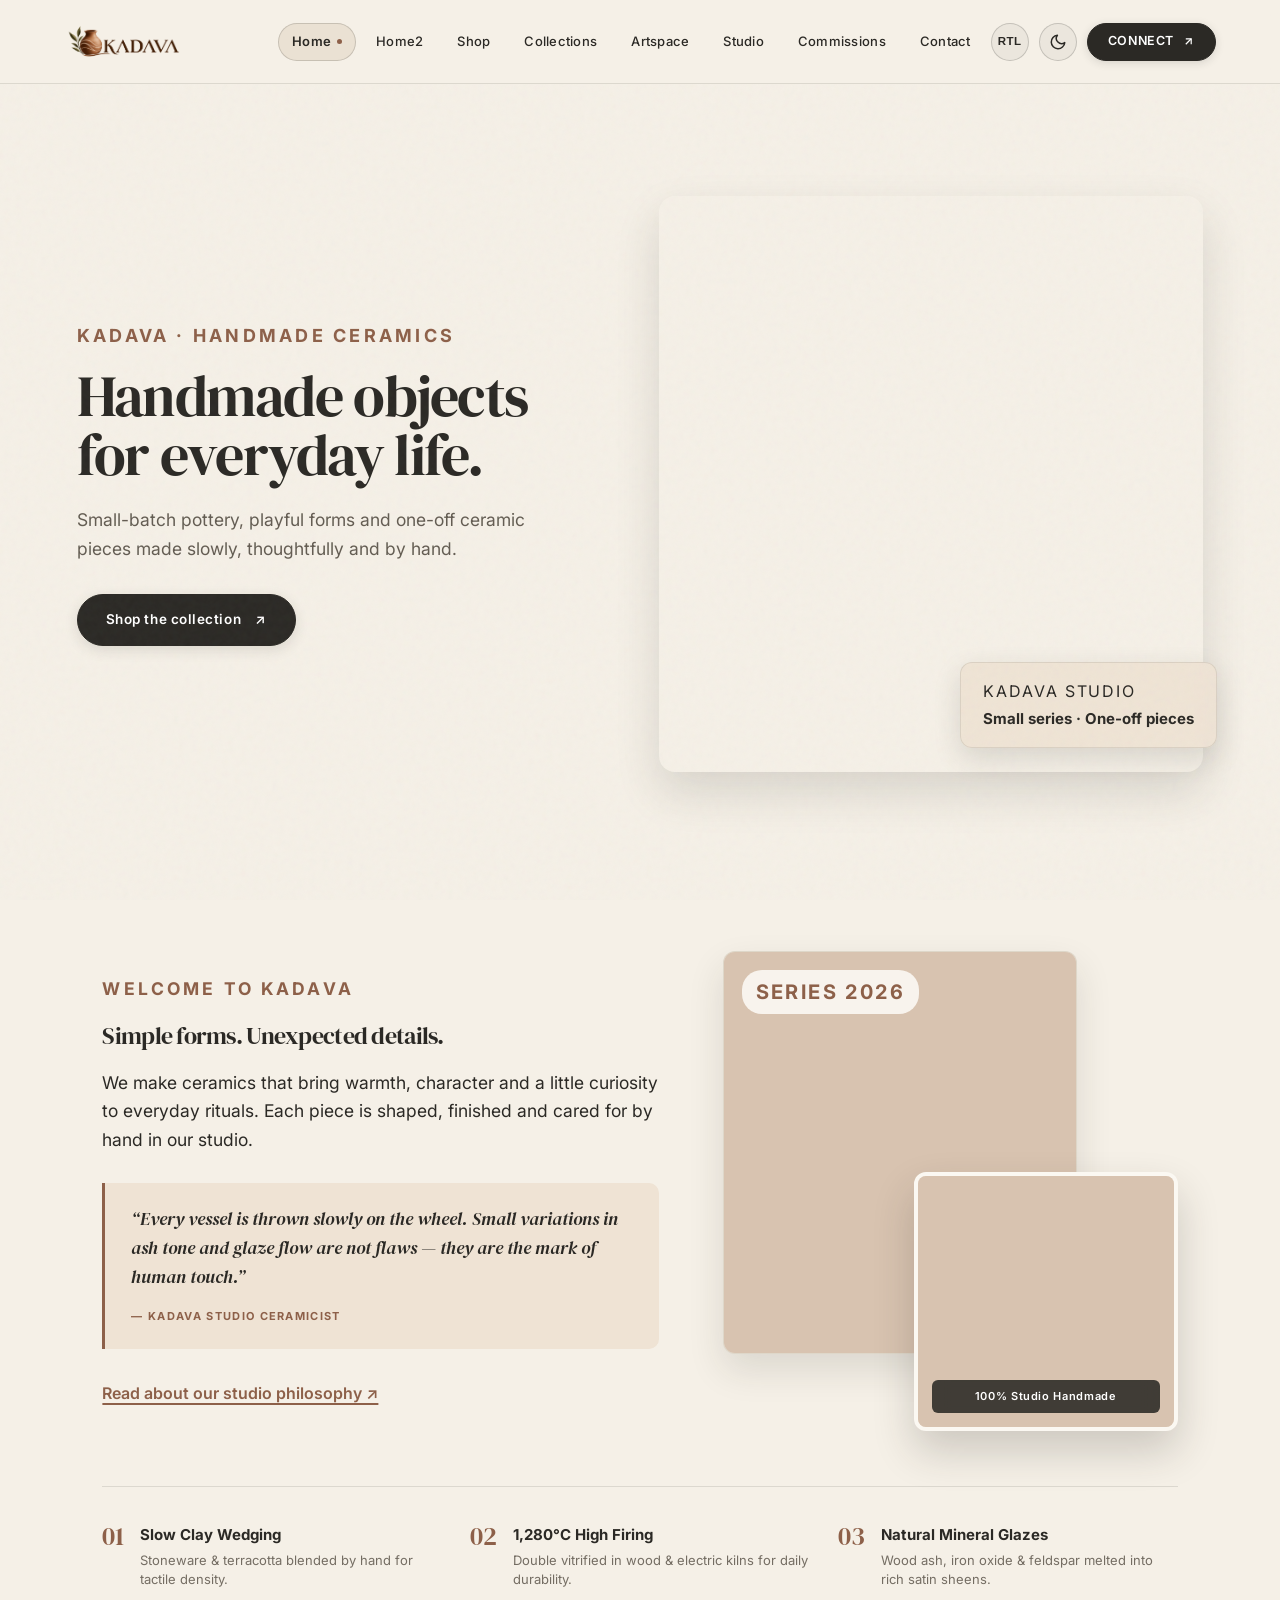
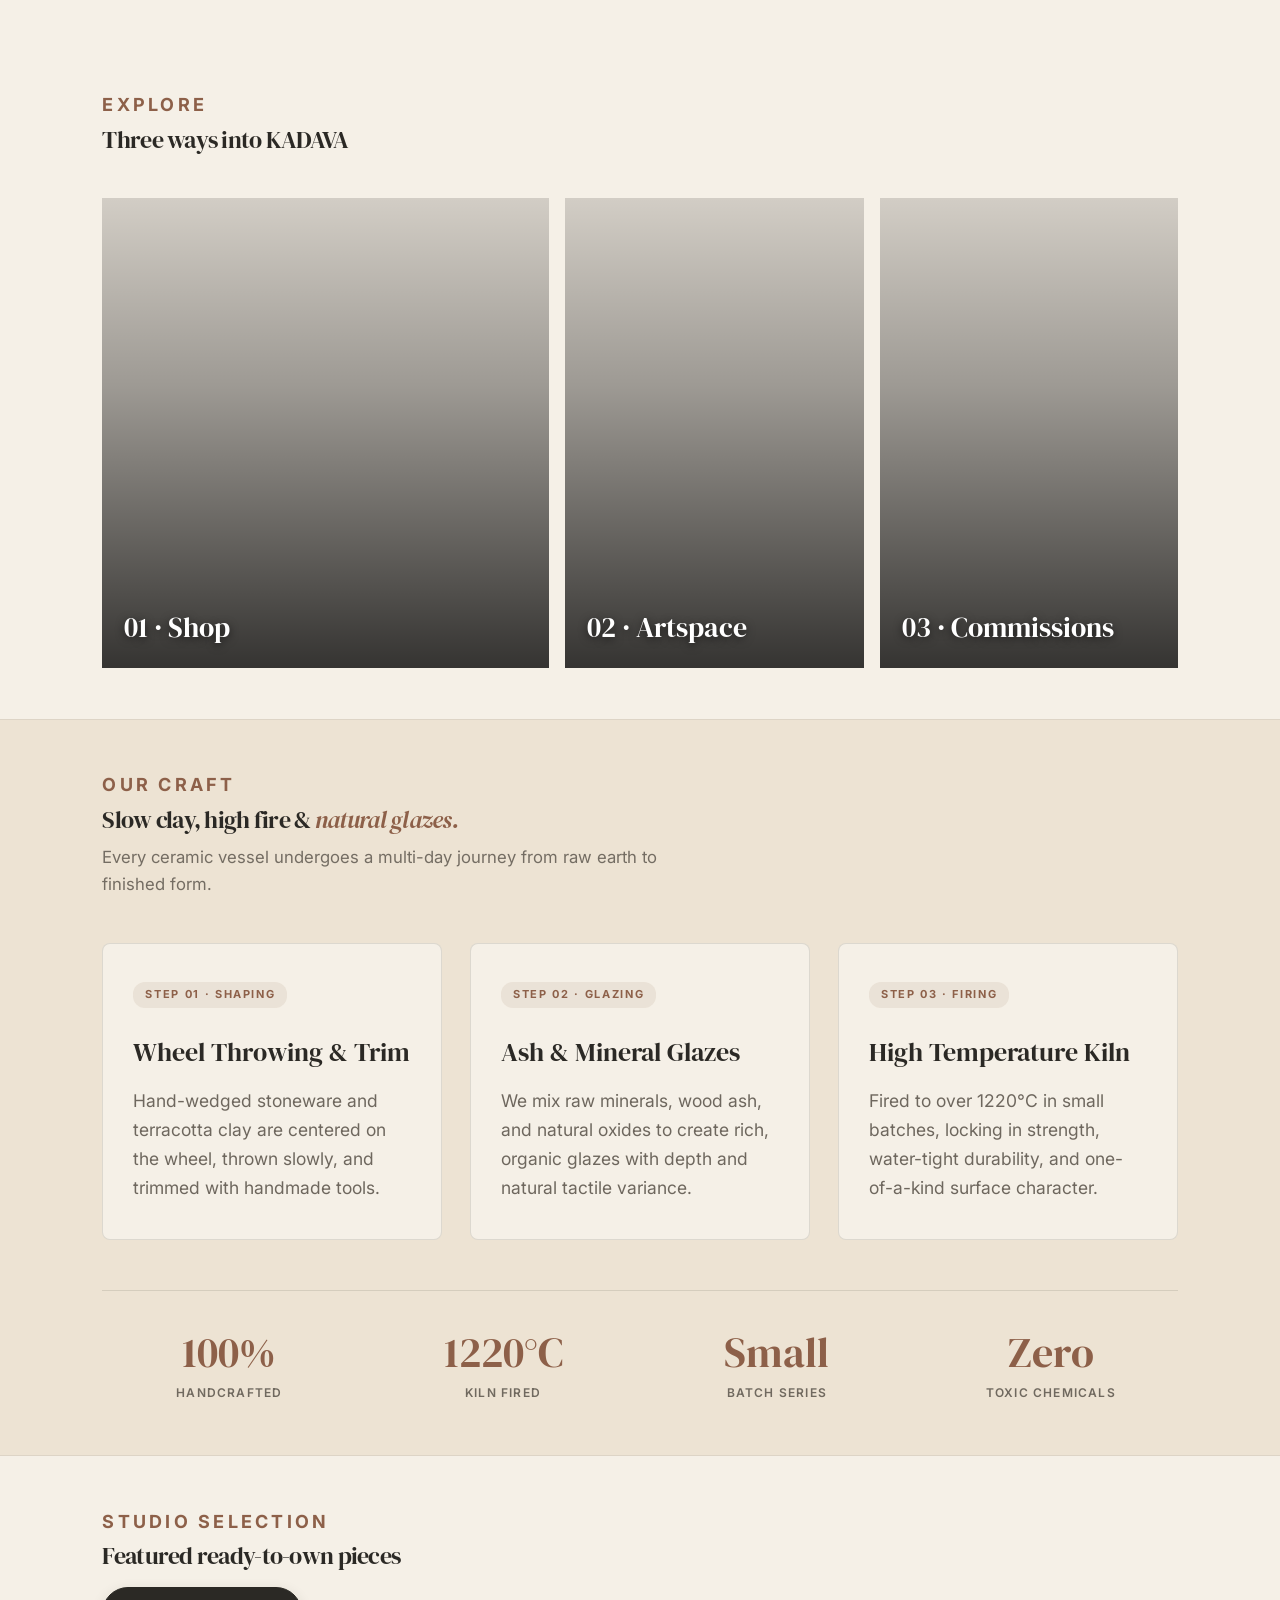
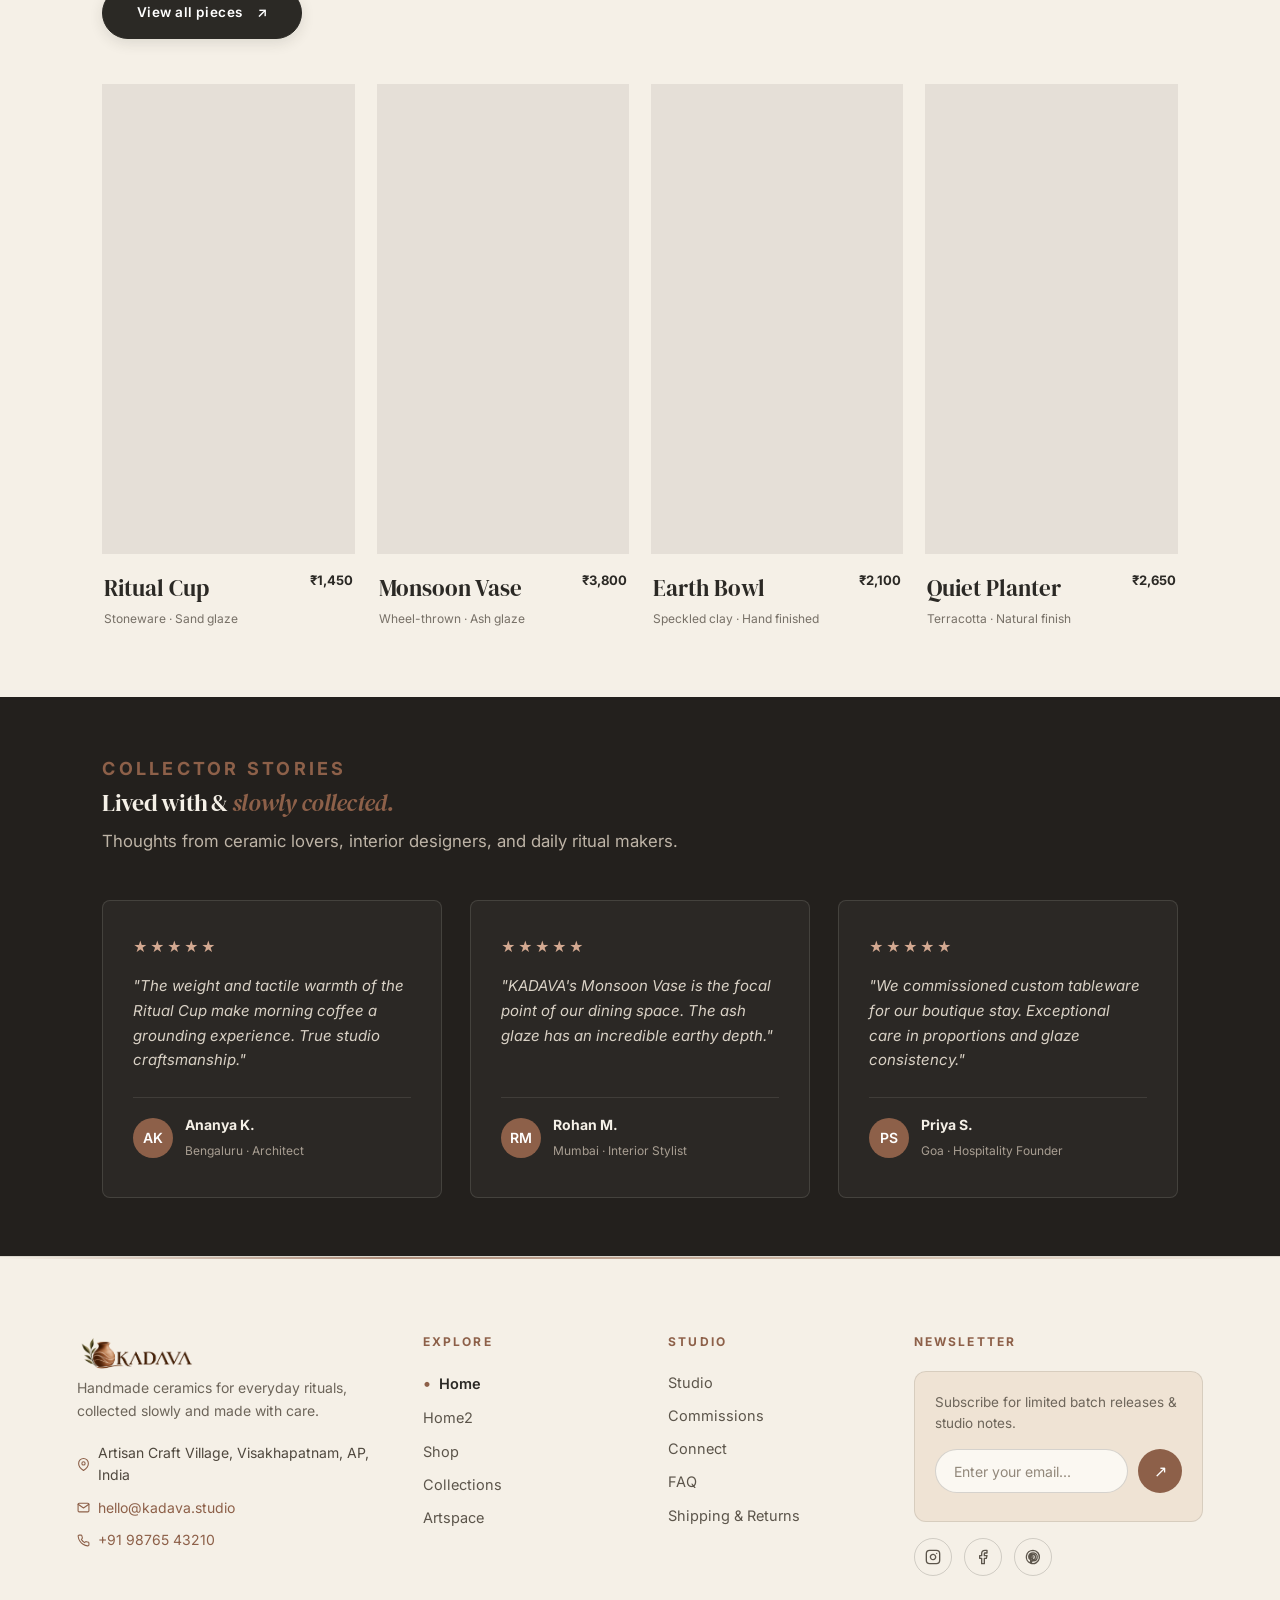
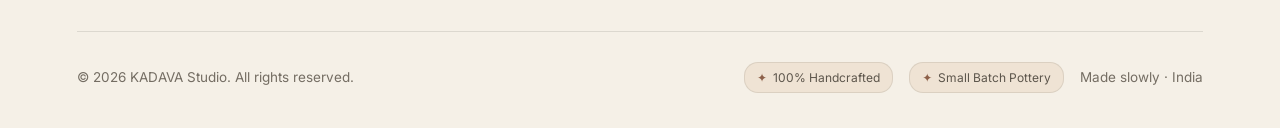
<file: index.html>
<!DOCTYPE html>
<html lang="en">

<head>
  <meta charset="UTF-8">
  <meta name="viewport" content="width=device-width, initial-scale=1.0">
  <meta name="description" content="KADAVA — handmade pottery, ceramics, artist objects and custom commissions.">
  <title>Home — KADAVA</title>
  <link rel="preconnect" href="https://fonts.googleapis.com">
  <link rel="preconnect" href="https://fonts.gstatic.com" crossorigin>
  <link
    href="https://fonts.googleapis.com/css2?family=Cairo:wght@400;600;700&family=DM+Serif+Display&family=Inter:wght@400;500;600&display=swap"
    rel="stylesheet">
  <link rel="icon" type="image/png" href="assets/favicon.png">
  <link rel="stylesheet" href="style.css?v=20261013c">
  <script>
    (function () {
      var t = localStorage.getItem('kadava_theme');
      if (t === 'dark' || (!t && window.matchMedia('(prefers-color-scheme: dark)').matches)) {
        document.documentElement.setAttribute('data-theme', 'dark');
      }
      var d = localStorage.getItem('kadava_dir');
      if (d === 'rtl') {
        document.documentElement.setAttribute('dir', 'rtl');
      }
    })();
  </script>
</head>

<body>
  <div class="grain"></div>
  <header class="site-header" id="top">
    <a class="brand" href="index.html">
      <img src="assets/logo.png" alt="KADAVA Logo" class="brand-logo-img">
    </a>
    <button class="menu-toggle" aria-label="Open menu" aria-expanded="false">
      <span></span><span></span><span></span>
    </button>
    <nav class="nav">
      <a href="index.html" class="active">Home</a>
      <a href="home2.html">Home2</a>
      <a href="shop.html">Shop</a>
      <a href="collections.html">Collections</a>
      <a href="artspace.html">Artspace</a>
      <a href="studio.html">Studio</a>
      <a href="commissions.html">Commissions</a>
      <a href="connect.html">Contact</a>
      <div class="header-actions">
        <a class="header-connect-btn" href="connect.html">
          <span>Connect</span>
          <svg viewBox="0 0 24 24">
            <line x1="7" y1="17" x2="17" y2="7"></line>
            <polyline points="7 7 17 7 17 17"></polyline>
          </svg>
        </a>
      </div>
    </nav>
  </header>

  <main>
    <!-- HERO SECTION -->
    <section class="hero section reveal">
      <div class="hero-copy">
        <p class="eyebrow">KADAVA · HANDMADE CERAMICS</p>
        <h1>Handmade objects for everyday life.</em></h1>
        <p class="hero-text">Small-batch pottery, playful forms and one-off ceramic pieces made slowly, thoughtfully and
          by hand.</p>
        <a class="button button-dark" href="shop.html">Shop the collection <span>↗</span></a>
      </div>
      <div class="hero-art">
        <div class="hero-image"
          style="background-image:url('https://www.slowpottery.com/cdn/shop/files/IMG_0769.jpg?v=1723099866')">
        </div>
        <div class="floating-note">KADAVA STUDIO<br><strong>Small series · One-off pieces</strong></div>
      </div>
    </section>

    <!-- INTRO SECTION (INDEX - EDITORIAL COLLAGE & CRAFT NOTE) -->
    <section class="intro section reveal">
      <div class="intro-editorial-grid">
        <div class="intro-editorial-copy">
          <p class="eyebrow">WELCOME TO KADAVA</p>
          <h2>Simple forms. Unexpected details.</em></h2>
          <p class="intro-lead">We make ceramics that bring warmth, character and a little curiosity to everyday
            rituals. Each piece is shaped, finished and cared for by hand in our studio.</p>

          <div class="maker-quote-box">
            <p>“Every vessel is thrown slowly on the wheel. Small variations in ash tone and glaze flow are not flaws —
              they are the mark of human touch.”</p>
            <span class="maker-sign">— KADAVA Studio Ceramicist</span>
          </div>

          <a class="intro-action" href="studio.html">Read about our studio philosophy ↗</a>
        </div>

        <div class="intro-collage-wrapper">
          <div class="collage-main-frame">
            <div class="collage-img"
              style="background-image:url('https://cdn.shopify.com/s/files/1/2784/4712/files/Slowpottery_Store_Update_Been_A_While-2.jpg?v=1711793384')">
            </div>
            <div class="collage-tag">SERIES 2026</div>
          </div>
          <div class="collage-sub-frame">
            <div class="collage-img"
              style="background-image:url('https://images.unsplash.com/photo-1565193566173-7a0ee3dbe261?q=85&w=2000&auto=format&fit=crop')">
            </div>
            <div class="collage-sub-note">100% Studio Handmade</div>
          </div>
        </div>
      </div>

      <div class="craft-highlights-bar">
        <div class="craft-highlight-item">
          <span class="highlight-num">01</span>
          <div>
            <strong>Slow Clay Wedging</strong>
            <p>Stoneware & terracotta blended by hand for tactile density.</p>
          </div>
        </div>
        <div class="craft-highlight-item">
          <span class="highlight-num">02</span>
          <div>
            <strong>1,280°C High Firing</strong>
            <p>Double vitrified in wood & electric kilns for daily durability.</p>
          </div>
        </div>
        <div class="craft-highlight-item">
          <span class="highlight-num">03</span>
          <div>
            <strong>Natural Mineral Glazes</strong>
            <p>Wood ash, iron oxide & feldspar melted into rich satin sheens.</p>
          </div>
        </div>
      </div>
    </section>

    <!-- COLLECTIONS GRID SECTION -->
    <section class="collections section reveal">
      <div class="section-head">
        <div>
          <p class="eyebrow">EXPLORE</p>
          <h2>Three ways into KADAVA</h2>
        </div>
      </div>
      <div class="collection-grid">
        <a href="shop.html" class="collection-card"
          style="background-image:url('https://static.wixstatic.com/media/dc993f_97a6704693cb4fafbad5bdfbb5e1f3fa~mv2.jpg')"><span>01
            · Shop</span></a>
        <a href="artspace.html" class="collection-card"
          style="background-image:url('https://images.squarespace-cdn.com/content/v1/684fb4071e017004de7840f3/378e8b64-91b4-48c6-bec8-7117f7f809e9/WhatsApp%2BImage%2B2025-06-12%2Bat%2B8.28.30%2BAM.jpg?format=2500w')"><span>02
            · Artspace</span></a>
        <a href="commissions.html" class="collection-card"
          style="background-image:url('https://images.squarespace-cdn.com/content/v1/684fb4071e017004de7840f3/1772297842189-53AIKLKZXOEKPM72DSMS/image-asset.jpeg?format=2500w')"><span>03
            · Commissions</span></a>
      </div>
    </section>

    <!-- CRAFT & KILN PROCESS -->
    <section class="craft-process reveal">
      <div class="section-head">
        <div>
          <p class="eyebrow">OUR CRAFT</p>
          <h2>Slow clay, high fire & <em>natural glazes.</em></h2>
        </div>
        <p class="muted">Every ceramic vessel undergoes a multi-day journey from raw earth to finished form.</p>
      </div>
      <div class="process-grid">
        <div class="process-card">
          <span class="process-step">Step 01 · Shaping</span>
          <h3>Wheel Throwing & Trim</h3>
          <p>Hand-wedged stoneware and terracotta clay are centered on the wheel, thrown slowly, and trimmed with
            handmade tools.</p>
        </div>
        <div class="process-card">
          <span class="process-step">Step 02 · Glazing</span>
          <h3>Ash & Mineral Glazes</h3>
          <p>We mix raw minerals, wood ash, and natural oxides to create rich, organic glazes with depth and natural
            tactile variance.</p>
        </div>
        <div class="process-card">
          <span class="process-step">Step 03 · Firing</span>
          <h3>High Temperature Kiln</h3>
          <p>Fired to over 1220°C in small batches, locking in strength, water-tight durability, and one-of-a-kind
            surface character.</p>
        </div>
      </div>
      <div class="studio-stats-bar">
        <div class="stat-item">
          <span class="stat-number">100%</span>
          <span class="stat-label">Handcrafted</span>
        </div>
        <div class="stat-item">
          <span class="stat-number">1220°C</span>
          <span class="stat-label">Kiln Fired</span>
        </div>
        <div class="stat-item">
          <span class="stat-number">Small</span>
          <span class="stat-label">Batch Series</span>
        </div>
        <div class="stat-item">
          <span class="stat-number">Zero</span>
          <span class="stat-label">Toxic Chemicals</span>
        </div>
      </div>
    </section>

    <!-- FEATURED SHOWCASE -->
    <section class="featured-showcase section reveal">
      <div class="section-head">
        <div>
          <p class="eyebrow">STUDIO SELECTION</p>
          <h2>Featured ready-to-own pieces</h2>
        </div>
        <a class="button button-dark" href="shop.html">View all pieces <span>↗</span></a>
      </div>
      <div class="product-grid">
        <article class="product-card">
          <div class="product-image"
            style="background-image:url('https://images.unsplash.com/photo-1578749556568-bc2c40e68b61?q=85&w=2000&auto=format&fit=crop')">
            <button class="quick" data-add>Add to cart</button>
          </div>
          <div class="product-meta">
            <div>
              <h3>Ritual Cup</h3>
              <p>Stoneware · Sand glaze</p>
            </div>
            <strong>₹1,450</strong>
          </div>
        </article>
        <article class="product-card">
          <div class="product-image"
            style="background-image:url('https://www.authorceramics.com/cdn/shop/files/Poppy-Vase-Sand-Dune-15.jpg?v=1715391659')">
            <button class="quick" data-add>Add to cart</button>
          </div>
          <div class="product-meta">
            <div>
              <h3>Monsoon Vase</h3>
              <p>Wheel-thrown · Ash glaze</p>
            </div>
            <strong>₹3,800</strong>
          </div>
        </article>
        <article class="product-card">
          <div class="product-image"
            style="background-image:url('https://images.squarespace-cdn.com/content/v1/684fb4071e017004de7840f3/1772250698847-D84KBA7W6KFBEYE4YV6B/image-asset.jpeg?format=2500w')">
            <button class="quick" data-add>Add to cart</button>
          </div>
          <div class="product-meta">
            <div>
              <h3>Earth Bowl</h3>
              <p>Speckled clay · Hand finished</p>
            </div>
            <strong>₹2,100</strong>
          </div>
        </article>
        <article class="product-card">
          <div class="product-image"
            style="background-image:url('https://cdn.myikas.com/images/fd0e7424-d5fe-43c9-bc06-d2bbb1850aed/09a22244-1563-47e9-8ed5-5c7395b2889e/3840/cae0a930-d2ae-4ee0-92b0-ac7342c50a53-1-105-c.webp')">
            <button class="quick" data-add>Add to cart</button>
          </div>
          <div class="product-meta">
            <div>
              <h3>Quiet Planter</h3>
              <p>Terracotta · Natural finish</p>
            </div>
            <strong>₹2,650</strong>
          </div>
        </article>
      </div>
    </section>

    <!-- COLLECTOR STORIES / TESTIMONIALS -->
    <section class="testimonials-section reveal">
      <div class="section-head">
        <div>
          <p class="eyebrow">COLLECTOR STORIES</p>
          <h2>Lived with & <em>slowly collected.</em></h2>
        </div>
        <p class="muted">Thoughts from ceramic lovers, interior designers, and daily ritual makers.</p>
      </div>
      <div class="testimonials-grid">
        <div class="testimonial-card">
          <div>
            <div class="stars">★★★★★</div>
            <p class="quote-text">"The weight and tactile warmth of the Ritual Cup make morning coffee a grounding
              experience. True studio craftsmanship."</p>
          </div>
          <div class="collector-info">
            <div class="collector-avatar">AK</div>
            <div class="collector-details">
              <strong>Ananya K.</strong>
              <span>Bengaluru · Architect</span>
            </div>
          </div>
        </div>
        <div class="testimonial-card">
          <div>
            <div class="stars">★★★★★</div>
            <p class="quote-text">"KADAVA's Monsoon Vase is the focal point of our dining space. The ash glaze has an
              incredible earthy depth."</p>
          </div>
          <div class="collector-info">
            <div class="collector-avatar">RM</div>
            <div class="collector-details">
              <strong>Rohan M.</strong>
              <span>Mumbai · Interior Stylist</span>
            </div>
          </div>
        </div>
        <div class="testimonial-card">
          <div>
            <div class="stars">★★★★★</div>
            <p class="quote-text">"We commissioned custom tableware for our boutique stay. Exceptional care in
              proportions and glaze consistency."</p>
          </div>
          <div class="collector-info">
            <div class="collector-avatar">PS</div>
            <div class="collector-details">
              <strong>Priya S.</strong>
              <span>Goa · Hospitality Founder</span>
            </div>
          </div>
        </div>
      </div>
    </section>
  </main>

  <footer>
    <div class="footer-grid">
      <div class="footer-brand-col">
        <a class="brand footer-brand" href="index.html">
          <img src="assets/logo.png" alt="KADAVA Logo" class="brand-logo-img">
        </a>
        <p class="footer-note">Handmade ceramics for everyday rituals, collected slowly and made with care.</p>
        <div class="footer-contact-info">
          <span><svg width="13" height="13" viewBox="0 0 24 24" fill="none" stroke="currentColor" stroke-width="2"
              stroke-linecap="round" stroke-linejoin="round">
              <path d="M21 10c0 7-9 13-9 13s-9-6-9-13a9 9 0 0 1 18 0z"></path>
              <circle cx="12" cy="10" r="3"></circle>
            </svg> Artisan Craft Village, Visakhapatnam, AP, India</span>
          <a href="mailto:hello@kadava.studio"><svg width="13" height="13" viewBox="0 0 24 24" fill="none"
              stroke="currentColor" stroke-width="2" stroke-linecap="round" stroke-linejoin="round">
              <path d="M4 4h16c1.1 0 2 .9 2 2v12c0 1.1-.9 2-2 2H4c-1.1 0-2-.9-2-2V6c0-1.1.9-2 2-2z"></path>
              <polyline points="22,6 12,13 2,6"></polyline>
            </svg> hello@kadava.studio</a>
          <a href="tel:+919876543210"><svg width="13" height="13" viewBox="0 0 24 24" fill="none" stroke="currentColor"
              stroke-width="2" stroke-linecap="round" stroke-linejoin="round">
              <path
                d="M22 16.92v3a2 2 0 0 1-2.18 2 19.79 19.79 0 0 1-8.63-3.07 19.5 19.5 0 0 1-6-6 19.79 19.79 0 0 1-3.07-8.67A2 2 0 0 1 4.11 2h3a2 2 0 0 1 2 1.72 12.84 12.84 0 0 0 .7 2.81 2 2 0 0 1-.45 2.11L8.09 9.91a16 16 0 0 0 6 6l1.27-1.27a2 2 0 0 1 2.11-.45 12.84 12.84 0 0 0 2.81.7A2 2 0 0 1 22 16.92z">
              </path>
            </svg> +91 98765 43210</a>
        </div>
      </div>
      <div>
        <p class="footer-label">Explore</p>
        <div class="footer-links">
          <a href="index.html" class="active">Home</a>
          <a href="home2.html">Home2</a>
          <a href="shop.html">Shop</a>
          <a href="collections.html">Collections</a>
          <a href="artspace.html">Artspace</a>
        </div>
      </div>
      <div>
        <p class="footer-label">Studio</p>
        <div class="footer-links">
          <a href="studio.html">Studio</a>
          <a href="commissions.html">Commissions</a>
          <a href="connect.html">Connect</a>
          <a href="#">FAQ</a>
          <a href="#">Shipping & Returns</a>
        </div>
      </div>
      <div class="footer-newsletter-col">
        <p class="footer-label">Newsletter</p>
        <div class="footer-newsletter-box">
          <p>Subscribe for limited batch releases & studio notes.</p>
          <form class="newsletter">
            <input type="email" placeholder="Enter your email..." aria-label="Email" required>
            <button type="submit" aria-label="Subscribe">↗</button>
          </form>
          <div class="newsletter-msg"></div>
        </div>
        <div class="socials">
          <a href="#" aria-label="Instagram" title="Instagram">
            <svg viewBox="0 0 24 24" width="16" height="16" fill="none" stroke="currentColor" stroke-width="2"
              stroke-linecap="round" stroke-linejoin="round">
              <rect x="2" y="2" width="20" height="20" rx="5" ry="5"></rect>
              <path d="M16 11.37A4 4 0 1 1 12.63 8 4 4 0 0 1 16 11.37z"></path>
              <line x1="17.5" y1="6.5" x2="17.51" y2="6.5"></line>
            </svg>
          </a>
          <a href="#" aria-label="Facebook" title="Facebook">
            <svg viewBox="0 0 24 24" width="16" height="16" fill="none" stroke="currentColor" stroke-width="2"
              stroke-linecap="round" stroke-linejoin="round">
              <path d="M18 2h-3a5 5 0 0 0-5 5v3H7v4h3v8h4v-8h3l1-4h-4V7a1 1 0 0 1 1-1h3z"></path>
            </svg>
          </a>
          <a href="#" aria-label="Pinterest" title="Pinterest">
            <svg viewBox="0 0 24 24" width="16" height="16" fill="none" stroke="currentColor" stroke-width="2"
              stroke-linecap="round" stroke-linejoin="round">
              <path
                d="M12 2a10 10 0 0 0-3.66 19.31c-.08-.84-.15-2.13.03-3.05l1.1-4.66s-.28-.56-.28-1.39c0-1.3.75-2.27 1.7-2.27.8 0 1.18.6 1.18 1.32 0 .8-.51 2-.78 3.12-.22.94.47 1.7 1.4 1.7 1.68 0 2.97-1.77 2.97-4.33 0-2.26-1.63-3.84-3.95-3.84-2.69 0-4.27 2.02-4.27 4.1 0 .81.31 1.68.7 2.16.08.09.09.17.06.31l-.26 1.07c-.04.17-.15.22-.34.13-1.25-.58-2.03-2.4-2.03-3.87 0-3.15 2.29-6.04 6.6-6.04 3.47 0 6.16 2.47 6.16 5.77 0 3.44-2.17 6.21-5.18 6.21-1.01 0-1.97-.53-2.3-1.15l-.62 2.38c-.23.88-.84 1.98-1.26 2.65A10 10 0 1 0 12 2z">
              </path>
            </svg>
          </a>
        </div>
      </div>
    </div>
    <div class="footer-bottom">
      <span>© <span id="year"></span> KADAVA Studio. All rights reserved.</span>
      <div class="footer-bottom-badges">
        <span class="badge-tag"><span>✦</span> 100% Handcrafted</span>
        <span class="badge-tag"><span>✦</span> Small Batch Pottery</span>
        <span>Made slowly · India</span>
      </div>
    </div>
  </footer>

  <button class="back-top" id="backTop" aria-label="Back to top">
    <svg width="18" height="18" viewBox="0 0 24 24" fill="none" stroke="currentColor" stroke-width="2.5"
      stroke-linecap="round" stroke-linejoin="round">
      <line x1="12" y1="19" x2="12" y2="5"></line>
      <polyline points="5 12 12 5 19 12"></polyline>
    </svg>
  </button>
  <script src="theme.js"></script>
  <script src="rtl.js"></script>
  <script src="script.js"></script>
</body>

</html>
</file>
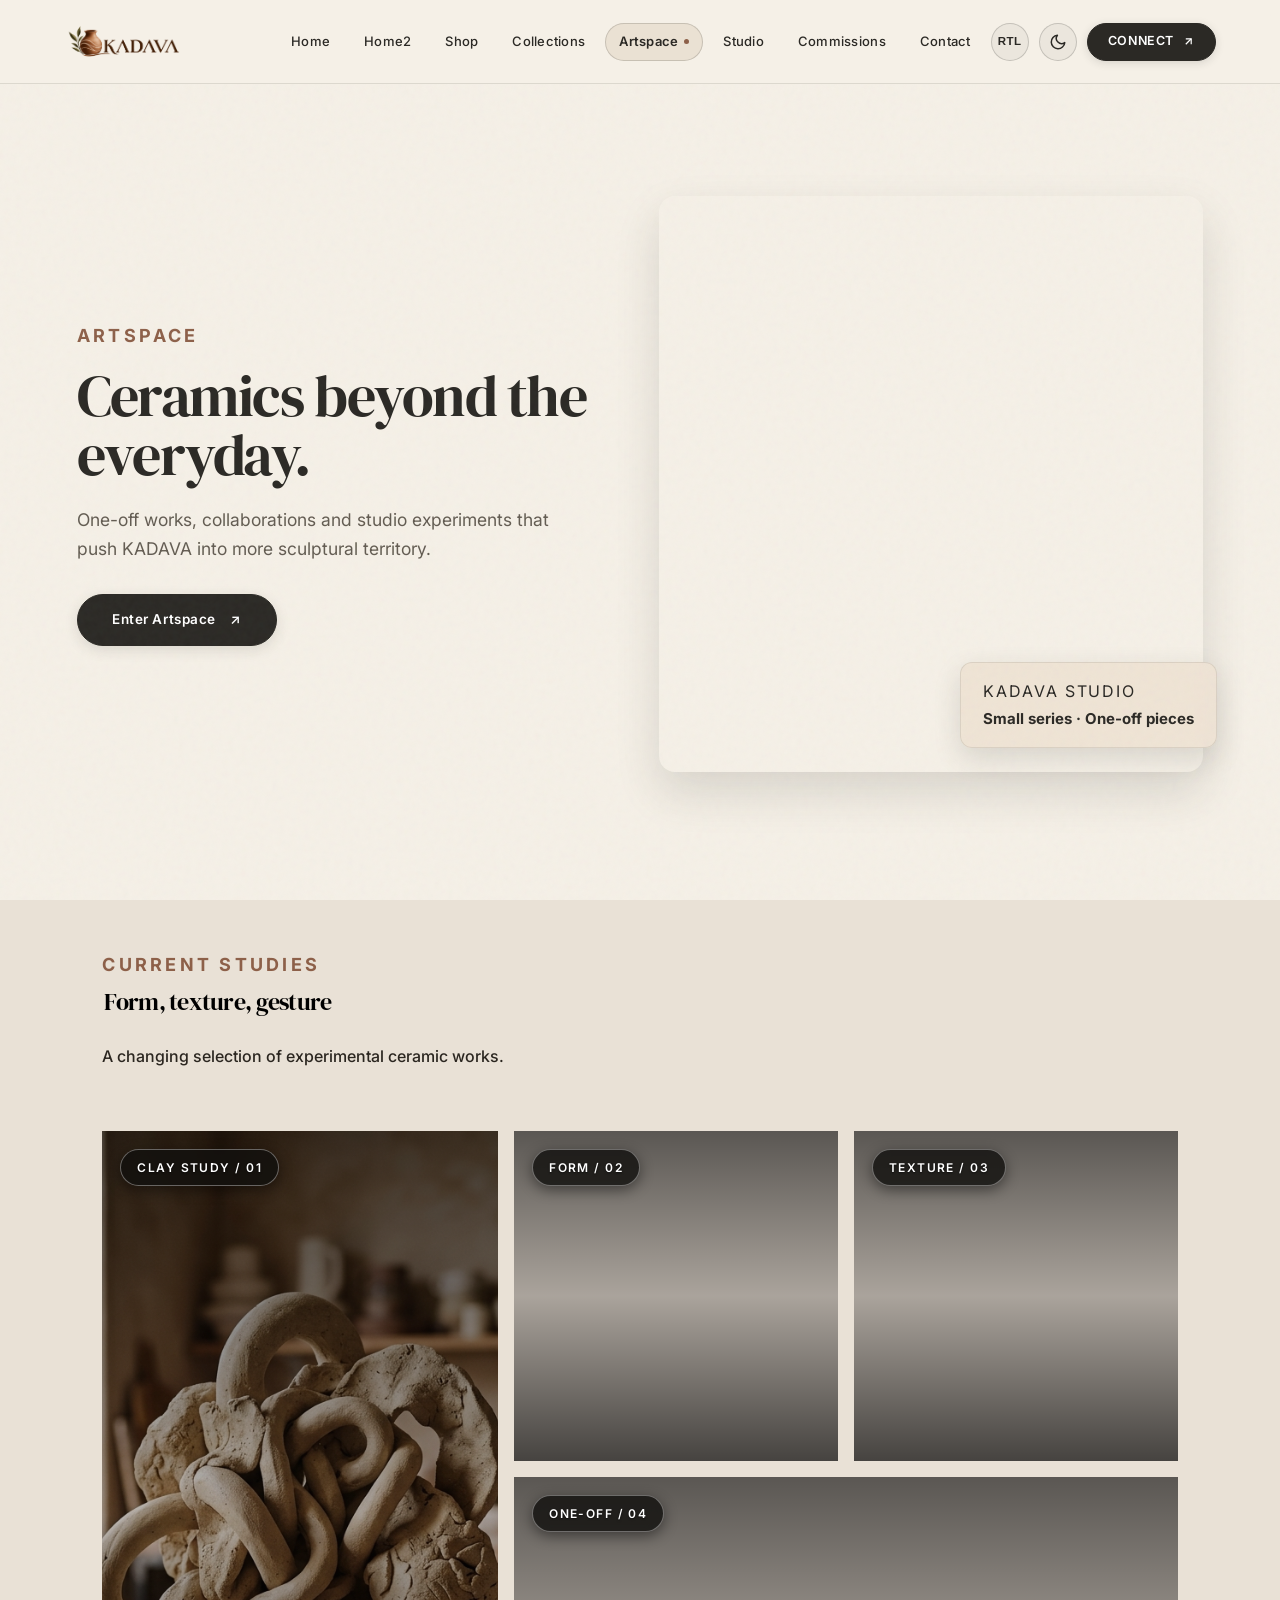
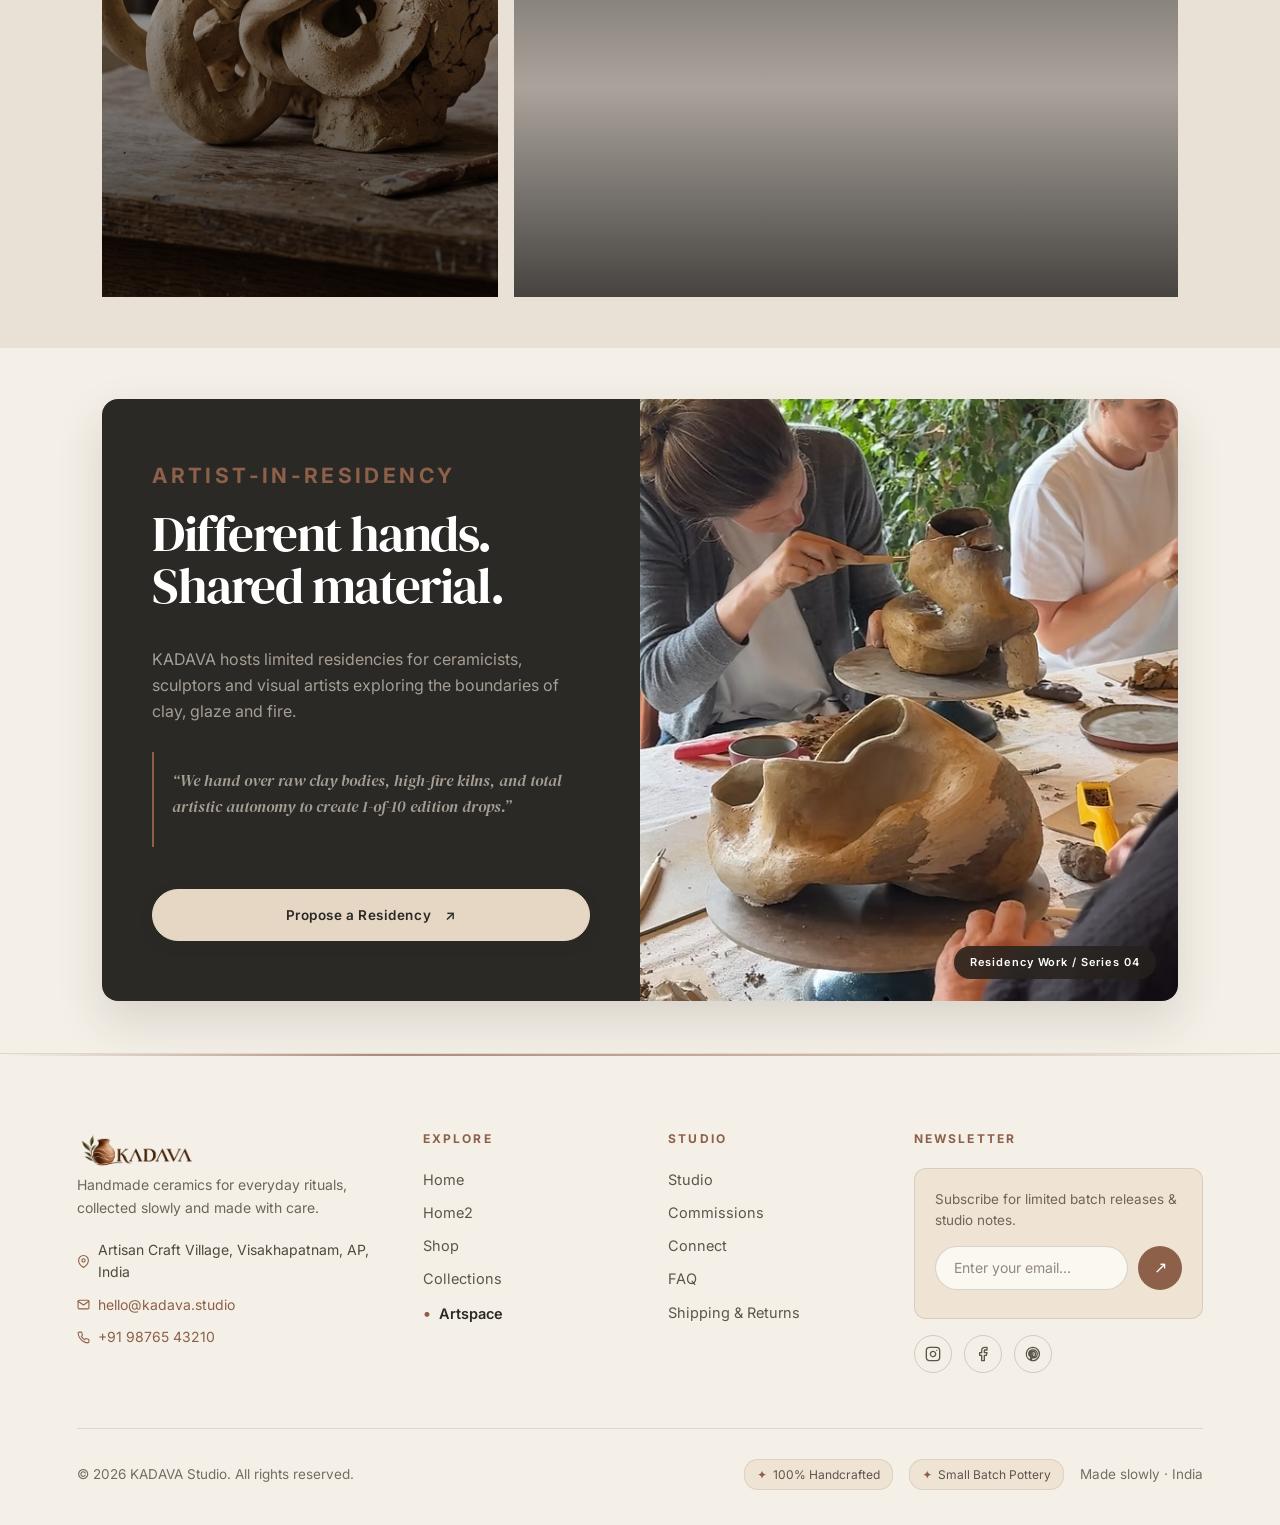
<file: artspace.html>
<!DOCTYPE html>
<html lang="en">

<head>
  <meta charset="UTF-8">
  <meta name="viewport" content="width=device-width, initial-scale=1.0">
  <meta name="description" content="KADAVA — handmade pottery, ceramics, artist objects and custom commissions.">
  <title>Artspace — KADAVA</title>
  <link rel="preconnect" href="https://fonts.googleapis.com">
  <link rel="preconnect" href="https://fonts.gstatic.com" crossorigin>
  <link
    href="https://fonts.googleapis.com/css2?family=Cairo:wght@400;600;700&family=DM+Serif+Display&family=Inter:wght@400;500;600&display=swap"
    rel="stylesheet">
  <link rel="icon" type="image/png" href="assets/favicon.png">
  <link rel="stylesheet" href="style.css?v=20261013c">
  <script>
    (function () {
      var t = localStorage.getItem('kadava_theme');
      if (t === 'dark' || (!t && window.matchMedia('(prefers-color-scheme: dark)').matches)) {
        document.documentElement.setAttribute('data-theme', 'dark');
      }
      var d = localStorage.getItem('kadava_dir');
      if (d === 'rtl') {
        document.documentElement.setAttribute('dir', 'rtl');
      }
    })();
  </script>
</head>

<body>
  <div class="grain"></div>
  <header class="site-header" id="top">
    <a class="brand" href="index.html">
      <img src="assets/logo.png" alt="KADAVA Logo" class="brand-logo-img">
    </a>
    <button class="menu-toggle" aria-label="Open menu" aria-expanded="false">
      <span></span><span></span><span></span>
    </button>
    <nav class="nav">
      <a href="index.html">Home</a>
      <a href="home2.html">Home2</a>
      <a href="shop.html">Shop</a>
      <a href="collections.html">Collections</a>
      <a href="artspace.html" class="active">Artspace</a>
      <a href="studio.html">Studio</a>
      <a href="commissions.html">Commissions</a>
      <a href="connect.html">Contact</a>
      <div class="header-actions">
        <a class="header-connect-btn" href="connect.html">
          <span>Connect</span>
          <svg viewBox="0 0 24 24">
            <line x1="7" y1="17" x2="17" y2="7"></line>
            <polyline points="7 7 17 7 17 17"></polyline>
          </svg>
        </a>
      </div>
    </nav>
  </header>

  <main>
    <section class="hero section reveal">
      <div class="hero-copy">
        <p class="eyebrow">ARTSPACE</p>
        <h1>Ceramics beyond the everyday.</em></h1>
        <p class="hero-text">One-off works, collaborations and studio experiments that push KADAVA into more sculptural
          territory.</p>
        <a class="button button-dark" href="shop.html">Enter Artspace <span>↗</span></a>
      </div>
      <div class="hero-art">
        <div class="hero-image"
          style="background-image:url('https://images.squarespace-cdn.com/content/v1/684fb4071e017004de7840f3/1766343376373-A9ZCEYTCJLWGGEXIENJO/image-asset.jpeg?format=2500w')">
        </div>
        <div class="floating-note">KADAVA STUDIO<br><strong>Small series · One-off pieces</strong></div>
      </div>
    </section>

    <section class="artspace section reveal">
      <div class="section-head">
        <div>
          <p class="eyebrow">CURRENT STUDIES</p>
          <h2 class="single-line-heading" style="color: #000000 !important; padding:2px;">Form, texture, gesture</h2>
        </div>
        <p style="color: #2b2620 !important; font-weight: 500;">A changing selection of experimental ceramic works.</p>
      </div>
      <div class="art-grid">
        <div class="art-large"
          style="background-image:url('assets/clay-study.jpg')">
          <span class="art-tag">Clay Study / 01</span>
        </div>
        <div class="art-small"
          style="background-image:url('https://images.squarespace-cdn.com/content/5ab6addce2ccd1996fe8e2d0/1521930668498-WAHTPPG0QHGAGPR3L7B2/image-asset.jpeg?content-type=image%2Fjpeg&format=2500w')">
          <span class="art-tag">Form / 02</span>
        </div>
        <div class="art-small"
          style="background-image:url('https://images.squarespace-cdn.com/content/v1/62f4bf05abd1ea03de24eb60/1663577283868-AHSWTXSEPECNVM63KFSD/Blue-Scale-Everyday-Mugs-Phot-cred-Yeshen-Venema-Emma-Lacey-2.9.196173-1-1118x1118.jpg?format=2500w')">
          <span class="art-tag">Texture / 03</span>
        </div>
        <div class="art-wide"
          style="background-image:url('https://images.squarespace-cdn.com/content/v1/62f4bf05abd1ea03de24eb60/1660736212901-ZMRNB8JCRWU4MSLSCNY9/Tacit%2BPorcelain%2BMug%2Bby%2BEmma%2BLacey.jpeg?format=2500w')">
          <span class="art-tag">One-off / 04</span>
        </div>
      </div>
    </section>

    <!-- ARTSPACE SPLIT SPOTLIGHT (UNIQUE TO ARTSPACE) -->
    <section class="artspace-spotlight-section section reveal">
      <div class="spotlight-split">
        <div class="spotlight-dark-panel">
          <span class="spotlight-badge">ARTIST-IN-RESIDENCY</span>
          <h2>Different hands. Shared material.</em></h2>
          <p>KADAVA hosts limited residencies for ceramicists, sculptors and visual artists exploring the boundaries of
            clay, glaze and fire.</p>
          <div class="spotlight-quote">
            <p>“We hand over raw clay bodies, high-fire kilns, and total artistic autonomy to create 1-of-10 edition
              drops.”</p>
          </div>
          <a class="button button-light" href="connect.html">Propose a Residency <span>↗</span></a>
        </div>
        <div class="spotlight-image-panel" style="background-image:url('assets/art2.avif')">
          <div class="spotlight-img-tag">Residency Work / Series 04</div>
        </div>
      </div>
    </section>
  </main>

  <footer>
    <div class="footer-grid">
      <div class="footer-brand-col">
        <a class="brand footer-brand" href="index.html">
          <img src="assets/logo.png" alt="KADAVA Logo" class="brand-logo-img">
        </a>
        <p class="footer-note">Handmade ceramics for everyday rituals, collected slowly and made with care.</p>
        <div class="footer-contact-info">
          <span><svg width="13" height="13" viewBox="0 0 24 24" fill="none" stroke="currentColor" stroke-width="2"
              stroke-linecap="round" stroke-linejoin="round">
              <path d="M21 10c0 7-9 13-9 13s-9-6-9-13a9 9 0 0 1 18 0z"></path>
              <circle cx="12" cy="10" r="3"></circle>
            </svg> Artisan Craft Village, Visakhapatnam, AP, India</span>
          <a href="mailto:hello@kadava.studio"><svg width="13" height="13" viewBox="0 0 24 24" fill="none"
              stroke="currentColor" stroke-width="2" stroke-linecap="round" stroke-linejoin="round">
              <path d="M4 4h16c1.1 0 2 .9 2 2v12c0 1.1-.9 2-2 2H4c-1.1 0-2-.9-2-2V6c0-1.1.9-2 2-2z"></path>
              <polyline points="22,6 12,13 2,6"></polyline>
            </svg> hello@kadava.studio</a>
          <a href="tel:+919876543210"><svg width="13" height="13" viewBox="0 0 24 24" fill="none" stroke="currentColor"
              stroke-width="2" stroke-linecap="round" stroke-linejoin="round">
              <path
                d="M22 16.92v3a2 2 0 0 1-2.18 2 19.79 19.79 0 0 1-8.63-3.07 19.5 19.5 0 0 1-6-6 19.79 19.79 0 0 1-3.07-8.67A2 2 0 0 1 4.11 2h3a2 2 0 0 1 2 1.72 12.84 12.84 0 0 0 .7 2.81 2 2 0 0 1-.45 2.11L8.09 9.91a16 16 0 0 0 6 6l1.27-1.27a2 2 0 0 1 2.11-.45 12.84 12.84 0 0 0 2.81.7A2 2 0 0 1 22 16.92z">
              </path>
            </svg> +91 98765 43210</a>
        </div>
      </div>
      <div>
        <p class="footer-label">Explore</p>
        <div class="footer-links">
          <a href="index.html">Home</a>
          <a href="home2.html">Home2</a>
          <a href="shop.html">Shop</a>
          <a href="collections.html">Collections</a>
          <a href="artspace.html" class="active">Artspace</a>
        </div>
      </div>
      <div>
        <p class="footer-label">Studio</p>
        <div class="footer-links">
          <a href="studio.html">Studio</a>
          <a href="commissions.html">Commissions</a>
          <a href="connect.html">Connect</a>
          <a href="#">FAQ</a>
          <a href="#">Shipping & Returns</a>
        </div>
      </div>
      <div class="footer-newsletter-col">
        <p class="footer-label">Newsletter</p>
        <div class="footer-newsletter-box">
          <p>Subscribe for limited batch releases & studio notes.</p>
          <form class="newsletter">
            <input type="email" placeholder="Enter your email..." aria-label="Email" required>
            <button type="submit" aria-label="Subscribe">↗</button>
          </form>
          <div class="newsletter-msg"></div>
        </div>
        <div class="socials">
          <a href="#" aria-label="Instagram" title="Instagram">
            <svg viewBox="0 0 24 24" width="16" height="16" fill="none" stroke="currentColor" stroke-width="2"
              stroke-linecap="round" stroke-linejoin="round">
              <rect x="2" y="2" width="20" height="20" rx="5" ry="5"></rect>
              <path d="M16 11.37A4 4 0 1 1 12.63 8 4 4 0 0 1 16 11.37z"></path>
              <line x1="17.5" y1="6.5" x2="17.51" y2="6.5"></line>
            </svg>
          </a>
          <a href="#" aria-label="Facebook" title="Facebook">
            <svg viewBox="0 0 24 24" width="16" height="16" fill="none" stroke="currentColor" stroke-width="2"
              stroke-linecap="round" stroke-linejoin="round">
              <path d="M18 2h-3a5 5 0 0 0-5 5v3H7v4h3v8h4v-8h3l1-4h-4V7a1 1 0 0 1 1-1h3z"></path>
            </svg>
          </a>
          <a href="#" aria-label="Pinterest" title="Pinterest">
            <svg viewBox="0 0 24 24" width="16" height="16" fill="none" stroke="currentColor" stroke-width="2"
              stroke-linecap="round" stroke-linejoin="round">
              <path
                d="M12 2a10 10 0 0 0-3.66 19.31c-.08-.84-.15-2.13.03-3.05l1.1-4.66s-.28-.56-.28-1.39c0-1.3.75-2.27 1.7-2.27.8 0 1.18.6 1.18 1.32 0 .8-.51 2-.78 3.12-.22.94.47 1.7 1.4 1.7 1.68 0 2.97-1.77 2.97-4.33 0-2.26-1.63-3.84-3.95-3.84-2.69 0-4.27 2.02-4.27 4.1 0 .81.31 1.68.7 2.16.08.09.09.17.06.31l-.26 1.07c-.04.17-.15.22-.34.13-1.25-.58-2.03-2.4-2.03-3.87 0-3.15 2.29-6.04 6.6-6.04 3.47 0 6.16 2.47 6.16 5.77 0 3.44-2.17 6.21-5.18 6.21-1.01 0-1.97-.53-2.3-1.15l-.62 2.38c-.23.88-.84 1.98-1.26 2.65A10 10 0 1 0 12 2z">
              </path>
            </svg>
          </a>
        </div>
      </div>
    </div>
    <div class="footer-bottom">
      <span>© <span id="year"></span> KADAVA Studio. All rights reserved.</span>
      <div class="footer-bottom-badges">
        <span class="badge-tag"><span>✦</span> 100% Handcrafted</span>
        <span class="badge-tag"><span>✦</span> Small Batch Pottery</span>
        <span>Made slowly · India</span>
      </div>
    </div>
  </footer>

  <button class="back-top" id="backTop" aria-label="Back to top">
    <svg width="18" height="18" viewBox="0 0 24 24" fill="none" stroke="currentColor" stroke-width="2.5"
      stroke-linecap="round" stroke-linejoin="round">
      <line x1="12" y1="19" x2="12" y2="5"></line>
      <polyline points="5 12 12 5 19 12"></polyline>
    </svg>
  </button>
  <script src="theme.js"></script>
  <script src="rtl.js"></script>
  <script src="script.js"></script>
</body>

</html>
</file>
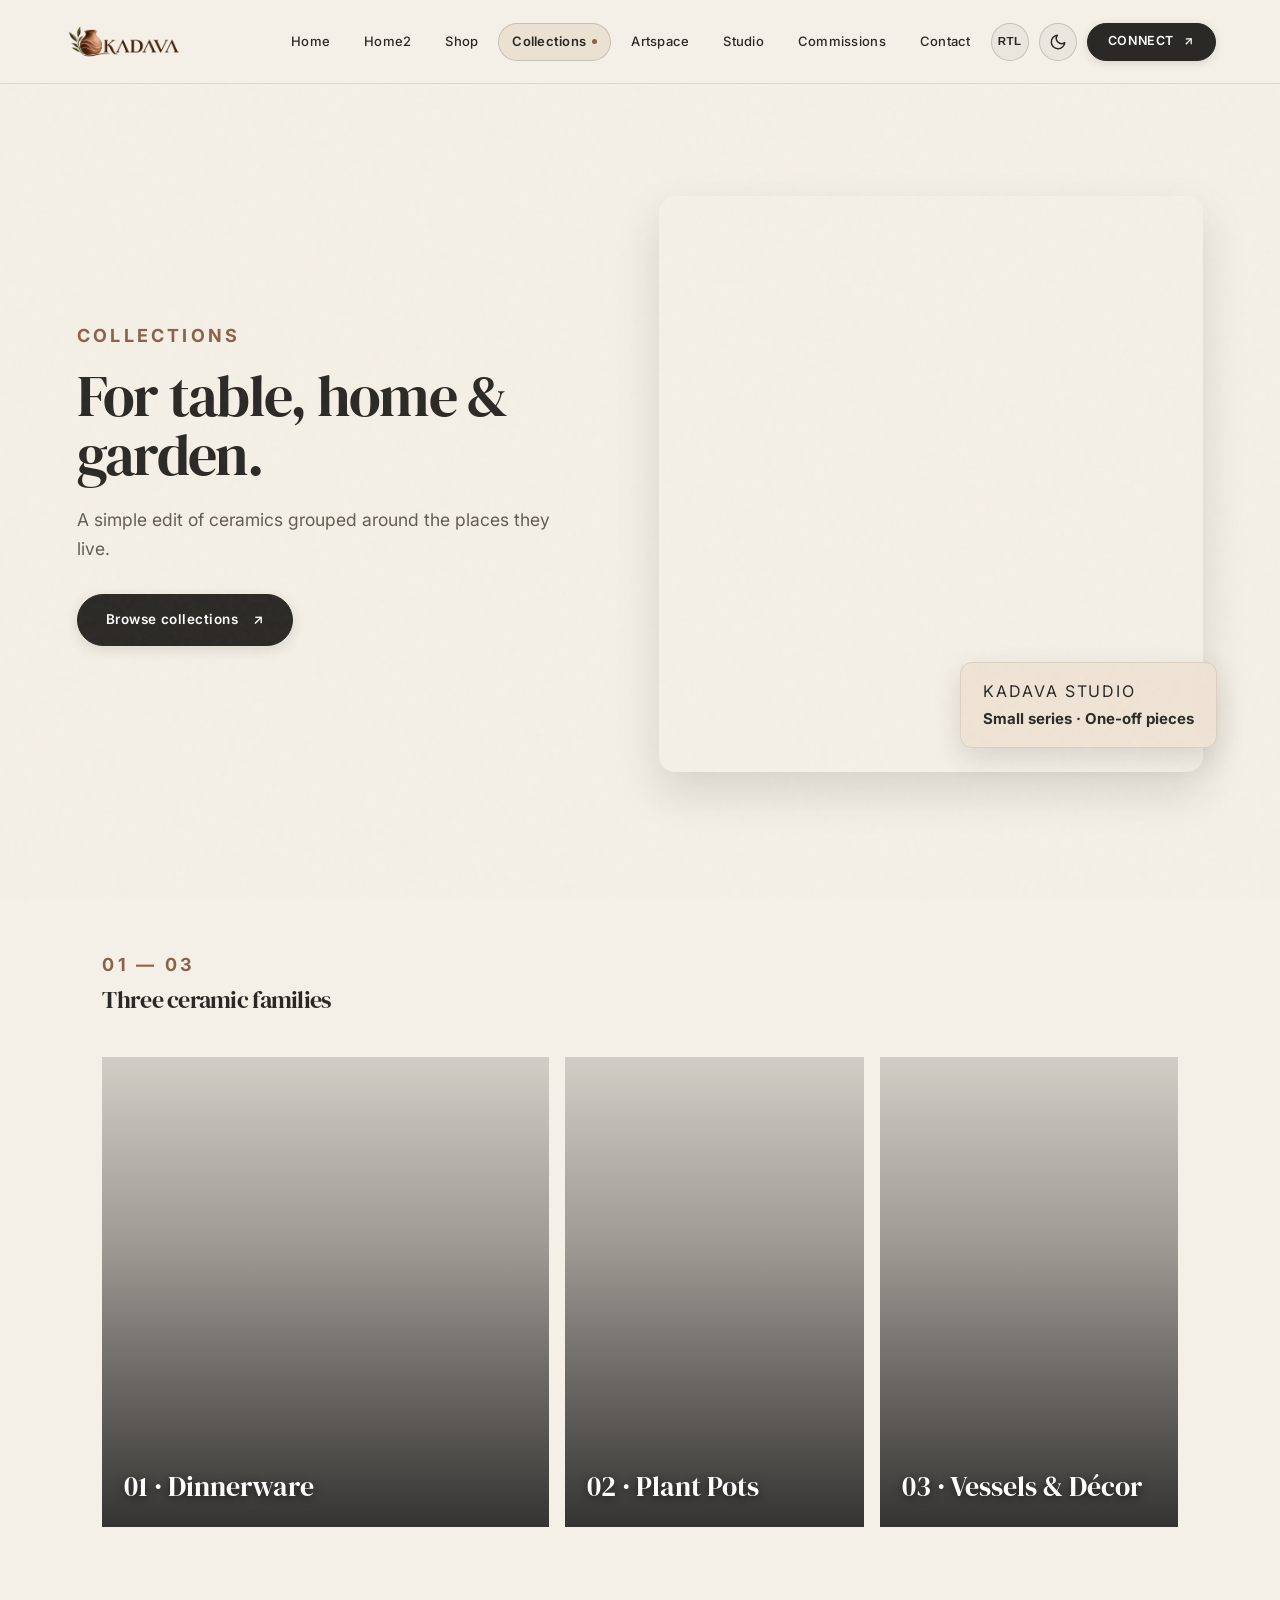
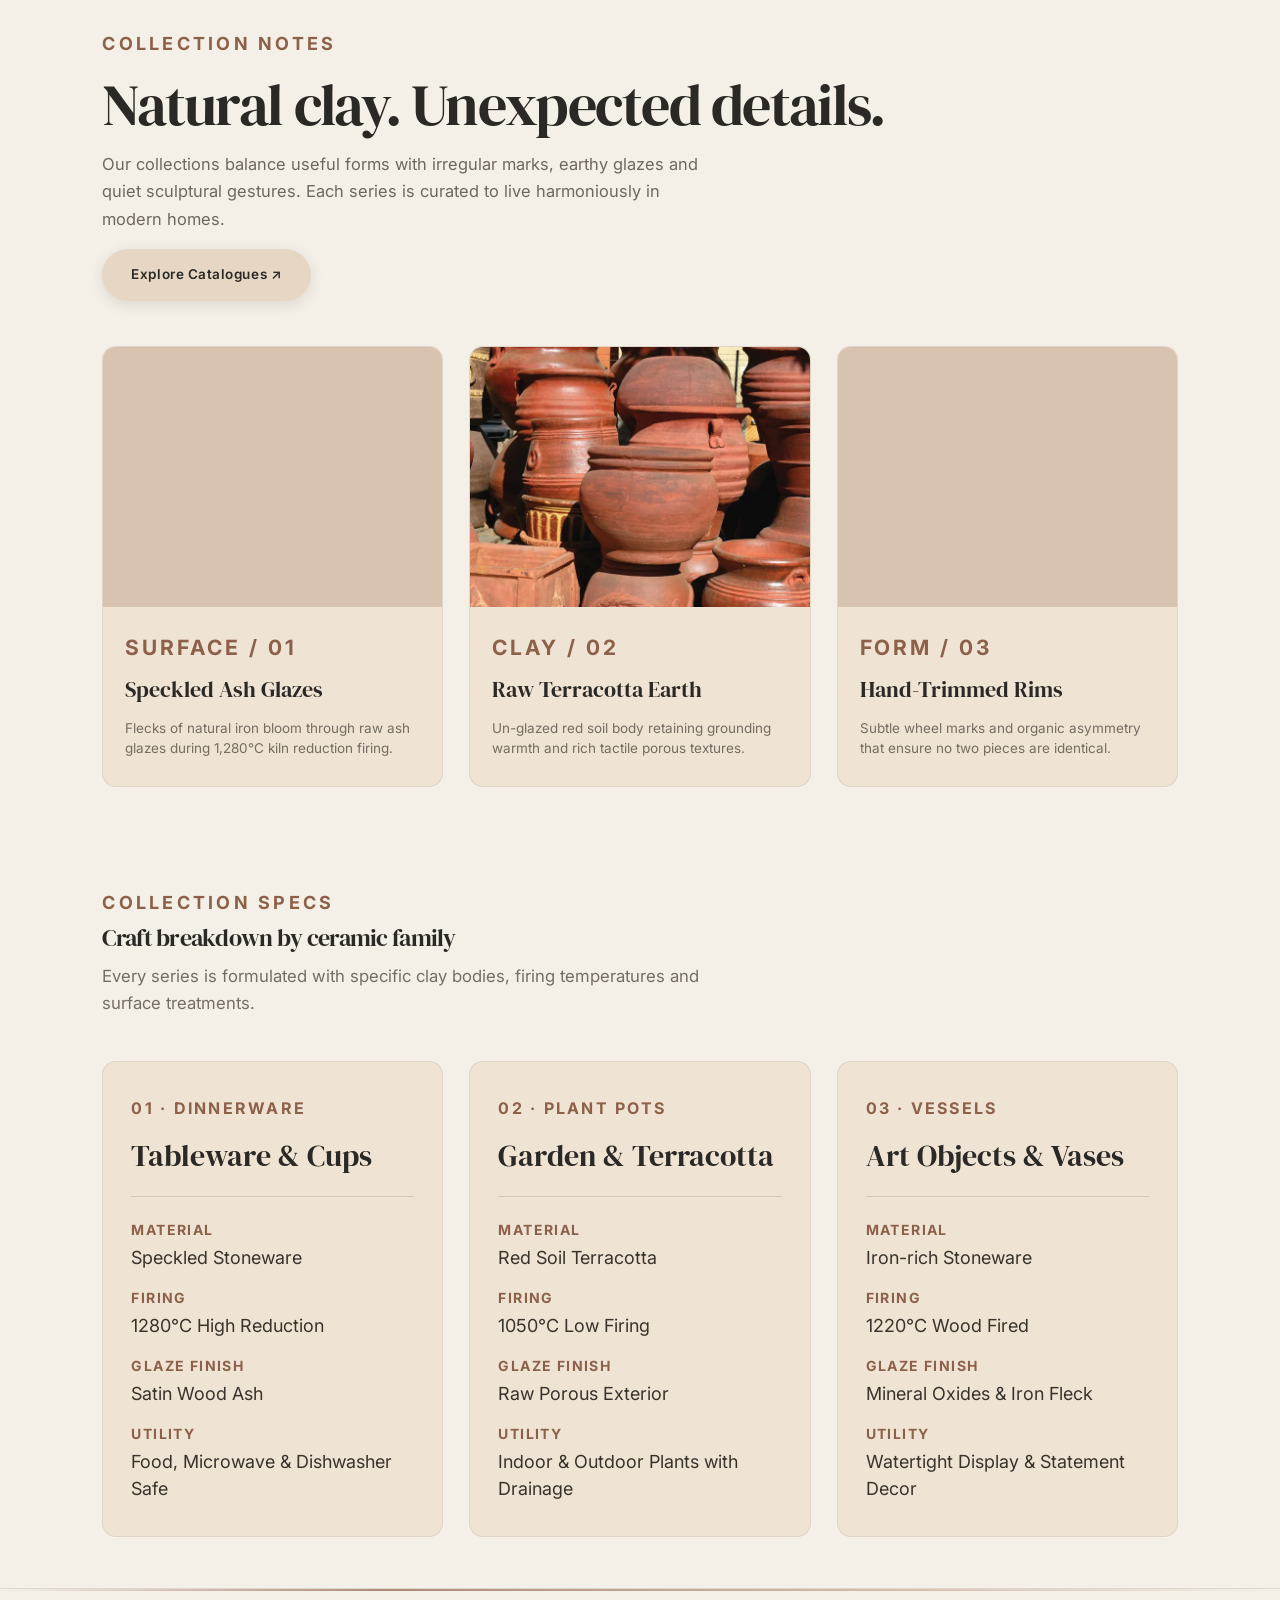
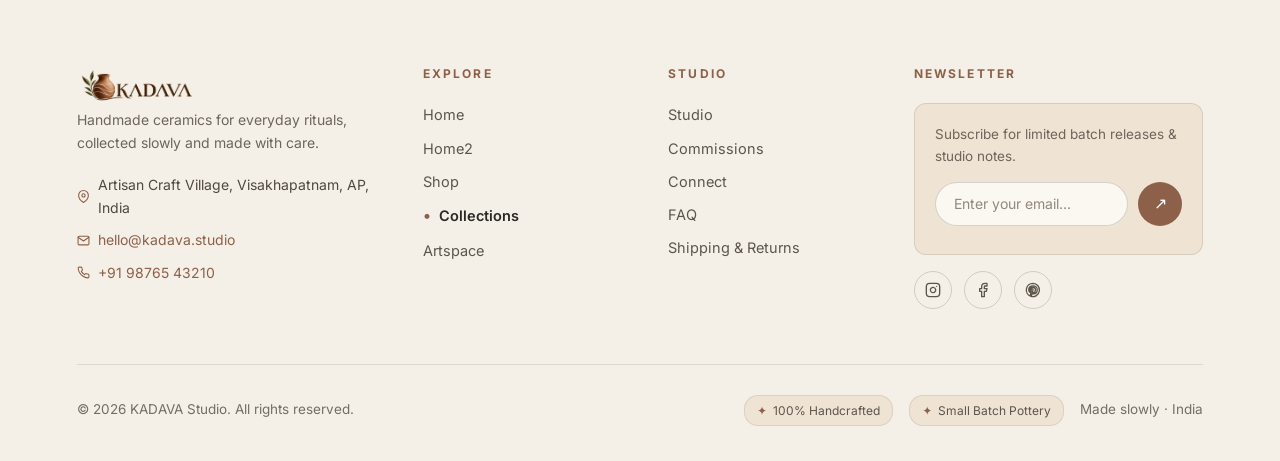
<file: collections.html>
<!DOCTYPE html>
<html lang="en">

<head>
  <meta charset="UTF-8">
  <meta name="viewport" content="width=device-width, initial-scale=1.0">
  <meta name="description" content="KADAVA — handmade pottery, ceramics, artist objects and custom commissions.">
  <title>Collections — KADAVA</title>
  <link rel="preconnect" href="https://fonts.googleapis.com">
  <link rel="preconnect" href="https://fonts.gstatic.com" crossorigin>
  <link
    href="https://fonts.googleapis.com/css2?family=Cairo:wght@400;600;700&family=DM+Serif+Display&family=Inter:wght@400;500;600&display=swap"
    rel="stylesheet">
  <link rel="icon" type="image/png" href="assets/favicon.png">
  <link rel="stylesheet" href="style.css?v=20261013c">
  <script>
    (function () {
      var t = localStorage.getItem('kadava_theme');
      if (t === 'dark' || (!t && window.matchMedia('(prefers-color-scheme: dark)').matches)) {
        document.documentElement.setAttribute('data-theme', 'dark');
      }
      var d = localStorage.getItem('kadava_dir');
      if (d === 'rtl') {
        document.documentElement.setAttribute('dir', 'rtl');
      }
    })();
  </script>
</head>

<body>
  <div class="grain"></div>
  <header class="site-header" id="top">
    <a class="brand" href="index.html">
      <img src="assets/logo.png" alt="KADAVA Logo" class="brand-logo-img">
    </a>
    <button class="menu-toggle" aria-label="Open menu" aria-expanded="false">
      <span></span><span></span><span></span>
    </button>
    <nav class="nav">
      <a href="index.html">Home</a>
      <a href="home2.html">Home2</a>
      <a href="shop.html">Shop</a>
      <a href="collections.html" class="active">Collections</a>
      <a href="artspace.html">Artspace</a>
      <a href="studio.html">Studio</a>
      <a href="commissions.html">Commissions</a>
      <a href="connect.html">Contact</a>
      <div class="header-actions">
        <a class="header-connect-btn" href="connect.html">
          <span>Connect</span>
          <svg viewBox="0 0 24 24">
            <line x1="7" y1="17" x2="17" y2="7"></line>
            <polyline points="7 7 17 7 17 17"></polyline>
          </svg>
        </a>
      </div>
    </nav>
  </header>

  <main>
    <section class="hero section reveal">
      <div class="hero-copy">
        <p class="eyebrow">COLLECTIONS</p>
        <h1>For table, home & garden.</em></h1>
        <p class="hero-text">A simple edit of ceramics grouped around the places they live.</p>
        <a class="button button-dark" href="shop.html">Browse collections <span>↗</span></a>
      </div>
      <div class="hero-art">
        <div class="hero-image"
          style="background-image:url('https://cdn.shopify.com/s/files/1/2313/5161/files/IMG_20160823_133745.jpg?v=1505864873')">
        </div>
        <div class="floating-note">KADAVA STUDIO<br><strong>Small series · One-off pieces</strong></div>
      </div>
    </section>

    <section class="collections section reveal">
      <div class="section-head">
        <div>
          <p class="eyebrow">01 — 03</p>
          <h2>Three ceramic families</h2>
        </div>
      </div>
      <div class="collection-grid">
        <a href="shop.html" class="collection-card"
          style="background-image:url('https://images.unsplash.com/photo-1610701596007-11502861dcfa?q=85&w=2000&auto=format&fit=crop')"><span>01
            · Dinnerware</span></a>
        <a href="shop.html" class="collection-card"
          style="background-image:url('https://uppercrustindia.com/2019/media/postassets/2021/Nov/25/image-20211125195119-1_0.png')"><span>02
            · Plant Pots</span></a>
        <a href="shop.html" class="collection-card"
          style="background-image:url('https://images.squarespace-cdn.com/content/v1/684fb4071e017004de7840f3/1767712860373-H9GUZ0LKG41WMQJJAA8V/image-asset.jpeg?format=2500w')"><span>03
            · Vessels & Décor</span></a>
      </div>
    </section>

    <!-- COLLECTION NOTES SECTION (UNIQUE TO COLLECTIONS PAGE) -->
    <section class="collection-notes-section section reveal">
      <div class="notes-header-grid">
        <div>
          <p class="eyebrow">COLLECTION NOTES</p>
          <h2>Natural clay. Unexpected details.</em></h2>
        </div>
        <div class="notes-lead-box">
          <p>Our collections balance useful forms with irregular marks, earthy glazes and quiet sculptural gestures.
            Each series is curated to live harmoniously in modern homes.</p>
          <a class="button button-light" href="shop.html">Explore Catalogues ↗</a>
        </div>
      </div>

      <div class="notes-material-grid">
        <div class="notes-mat-card">
          <div class="notes-mat-img"
            style="background-image:url('https://images.unsplash.com/photo-1610701596007-11502861dcfa?q=85&w=2000&auto=format&fit=crop')">
          </div>
          <div class="notes-mat-content">
            <span class="notes-mat-tag">SURFACE / 01</span>
            <h3>Speckled Ash Glazes</h3>
            <p>Flecks of natural iron bloom through raw ash glazes during 1,280°C kiln reduction firing.</p>
          </div>
        </div>

        <div class="notes-mat-card">
          <div class="notes-mat-img" style="background-image:url('assets/rawterra.webp')">
          </div>
          <div class="notes-mat-content">
            <span class="notes-mat-tag">CLAY / 02</span>
            <h3>Raw Terracotta Earth</h3>
            <p>Un-glazed red soil body retaining grounding warmth and rich tactile porous textures.</p>
          </div>
        </div>

        <div class="notes-mat-card">
          <div class="notes-mat-img"
            style="background-image:url('https://images.unsplash.com/photo-1565193566173-7a0ee3dbe261?q=85&w=2000&auto=format&fit=crop')">
          </div>
          <div class="notes-mat-content">
            <span class="notes-mat-tag">FORM / 03</span>
            <h3>Hand-Trimmed Rims</h3>
            <p>Subtle wheel marks and organic asymmetry that ensure no two pieces are identical.</p>
          </div>
        </div>
      </div>
    </section>

    <!-- COLLECTIONS SPECS BREAKDOWN TABLE (UNIQUE TO COLLECTIONS) -->
    <section class="collections-breakdown-section section reveal">
      <div class="section-head">
        <div>
          <p class="eyebrow">COLLECTION SPECS</p>
          <h2>Craft breakdown by ceramic family</h2>
        </div>
        <p class="muted">Every series is formulated with specific clay bodies, firing temperatures and surface
          treatments.</p>
      </div>

      <div class="breakdown-grid">
        <div class="breakdown-column">
          <span class="breakdown-tag">01 · DINNERWARE</span>
          <h3>Tableware & Cups</h3>
          <ul class="breakdown-list">
            <li><strong>Material</strong> Speckled Stoneware</li>
            <li><strong>Firing</strong> 1280°C High Reduction</li>
            <li><strong>Glaze Finish</strong> Satin Wood Ash</li>
            <li><strong>Utility</strong> Food, Microwave & Dishwasher Safe</li>
          </ul>
        </div>
        <div class="breakdown-column">
          <span class="breakdown-tag">02 · PLANT POTS</span>
          <h3>Garden & Terracotta</h3>
          <ul class="breakdown-list">
            <li><strong>Material</strong> Red Soil Terracotta</li>
            <li><strong>Firing</strong> 1050°C Low Firing</li>
            <li><strong>Glaze Finish</strong> Raw Porous Exterior</li>
            <li><strong>Utility</strong> Indoor & Outdoor Plants with Drainage</li>
          </ul>
        </div>
        <div class="breakdown-column">
          <span class="breakdown-tag">03 · VESSELS</span>
          <h3>Art Objects & Vases</h3>
          <ul class="breakdown-list">
            <li><strong>Material</strong> Iron-rich Stoneware</li>
            <li><strong>Firing</strong> 1220°C Wood Fired</li>
            <li><strong>Glaze Finish</strong> Mineral Oxides & Iron Fleck</li>
            <li><strong>Utility</strong> Watertight Display & Statement Decor</li>
          </ul>
        </div>
      </div>
    </section>
  </main>

  <footer>
    <div class="footer-grid">
      <div class="footer-brand-col">
        <a class="brand footer-brand" href="index.html">
          <img src="assets/logo.png" alt="KADAVA Logo" class="brand-logo-img">
        </a>
        <p class="footer-note">Handmade ceramics for everyday rituals, collected slowly and made with care.</p>
        <div class="footer-contact-info">
          <span><svg width="13" height="13" viewBox="0 0 24 24" fill="none" stroke="currentColor" stroke-width="2"
              stroke-linecap="round" stroke-linejoin="round">
              <path d="M21 10c0 7-9 13-9 13s-9-6-9-13a9 9 0 0 1 18 0z"></path>
              <circle cx="12" cy="10" r="3"></circle>
            </svg> Artisan Craft Village, Visakhapatnam, AP, India</span>
          <a href="mailto:hello@kadava.studio"><svg width="13" height="13" viewBox="0 0 24 24" fill="none"
              stroke="currentColor" stroke-width="2" stroke-linecap="round" stroke-linejoin="round">
              <path d="M4 4h16c1.1 0 2 .9 2 2v12c0 1.1-.9 2-2 2H4c-1.1 0-2-.9-2-2V6c0-1.1.9-2 2-2z"></path>
              <polyline points="22,6 12,13 2,6"></polyline>
            </svg> hello@kadava.studio</a>
          <a href="tel:+919876543210"><svg width="13" height="13" viewBox="0 0 24 24" fill="none" stroke="currentColor"
              stroke-width="2" stroke-linecap="round" stroke-linejoin="round">
              <path
                d="M22 16.92v3a2 2 0 0 1-2.18 2 19.79 19.79 0 0 1-8.63-3.07 19.5 19.5 0 0 1-6-6 19.79 19.79 0 0 1-3.07-8.67A2 2 0 0 1 4.11 2h3a2 2 0 0 1 2 1.72 12.84 12.84 0 0 0 .7 2.81 2 2 0 0 1-.45 2.11L8.09 9.91a16 16 0 0 0 6 6l1.27-1.27a2 2 0 0 1 2.11-.45 12.84 12.84 0 0 0 2.81.7A2 2 0 0 1 22 16.92z">
              </path>
            </svg> +91 98765 43210</a>
        </div>
      </div>
      <div>
        <p class="footer-label">Explore</p>
        <div class="footer-links">
          <a href="index.html">Home</a>
          <a href="home2.html">Home2</a>
          <a href="shop.html">Shop</a>
          <a href="collections.html" class="active">Collections</a>
          <a href="artspace.html">Artspace</a>
        </div>
      </div>
      <div>
        <p class="footer-label">Studio</p>
        <div class="footer-links">
          <a href="studio.html">Studio</a>
          <a href="commissions.html">Commissions</a>
          <a href="connect.html">Connect</a>
          <a href="#">FAQ</a>
          <a href="#">Shipping & Returns</a>
        </div>
      </div>
      <div class="footer-newsletter-col">
        <p class="footer-label">Newsletter</p>
        <div class="footer-newsletter-box">
          <p>Subscribe for limited batch releases & studio notes.</p>
          <form class="newsletter">
            <input type="email" placeholder="Enter your email..." aria-label="Email" required>
            <button type="submit" aria-label="Subscribe">↗</button>
          </form>
          <div class="newsletter-msg"></div>
        </div>
        <div class="socials">
          <a href="#" aria-label="Instagram" title="Instagram">
            <svg viewBox="0 0 24 24" width="16" height="16" fill="none" stroke="currentColor" stroke-width="2"
              stroke-linecap="round" stroke-linejoin="round">
              <rect x="2" y="2" width="20" height="20" rx="5" ry="5"></rect>
              <path d="M16 11.37A4 4 0 1 1 12.63 8 4 4 0 0 1 16 11.37z"></path>
              <line x1="17.5" y1="6.5" x2="17.51" y2="6.5"></line>
            </svg>
          </a>
          <a href="#" aria-label="Facebook" title="Facebook">
            <svg viewBox="0 0 24 24" width="16" height="16" fill="none" stroke="currentColor" stroke-width="2"
              stroke-linecap="round" stroke-linejoin="round">
              <path d="M18 2h-3a5 5 0 0 0-5 5v3H7v4h3v8h4v-8h3l1-4h-4V7a1 1 0 0 1 1-1h3z"></path>
            </svg>
          </a>
          <a href="#" aria-label="Pinterest" title="Pinterest">
            <svg viewBox="0 0 24 24" width="16" height="16" fill="none" stroke="currentColor" stroke-width="2"
              stroke-linecap="round" stroke-linejoin="round">
              <path
                d="M12 2a10 10 0 0 0-3.66 19.31c-.08-.84-.15-2.13.03-3.05l1.1-4.66s-.28-.56-.28-1.39c0-1.3.75-2.27 1.7-2.27.8 0 1.18.6 1.18 1.32 0 .8-.51 2-.78 3.12-.22.94.47 1.7 1.4 1.7 1.68 0 2.97-1.77 2.97-4.33 0-2.26-1.63-3.84-3.95-3.84-2.69 0-4.27 2.02-4.27 4.1 0 .81.31 1.68.7 2.16.08.09.09.17.06.31l-.26 1.07c-.04.17-.15.22-.34.13-1.25-.58-2.03-2.4-2.03-3.87 0-3.15 2.29-6.04 6.6-6.04 3.47 0 6.16 2.47 6.16 5.77 0 3.44-2.17 6.21-5.18 6.21-1.01 0-1.97-.53-2.3-1.15l-.62 2.38c-.23.88-.84 1.98-1.26 2.65A10 10 0 1 0 12 2z">
              </path>
            </svg>
          </a>
        </div>
      </div>
    </div>
    <div class="footer-bottom">
      <span>© <span id="year"></span> KADAVA Studio. All rights reserved.</span>
      <div class="footer-bottom-badges">
        <span class="badge-tag"><span>✦</span> 100% Handcrafted</span>
        <span class="badge-tag"><span>✦</span> Small Batch Pottery</span>
        <span>Made slowly · India</span>
      </div>
    </div>
  </footer>

  <button class="back-top" id="backTop" aria-label="Back to top">
    <svg width="18" height="18" viewBox="0 0 24 24" fill="none" stroke="currentColor" stroke-width="2.5"
      stroke-linecap="round" stroke-linejoin="round">
      <line x1="12" y1="19" x2="12" y2="5"></line>
      <polyline points="5 12 12 5 19 12"></polyline>
    </svg>
  </button>
  <script src="theme.js"></script>
  <script src="rtl.js"></script>
  <script src="script.js"></script>
</body>

</html>
</file>
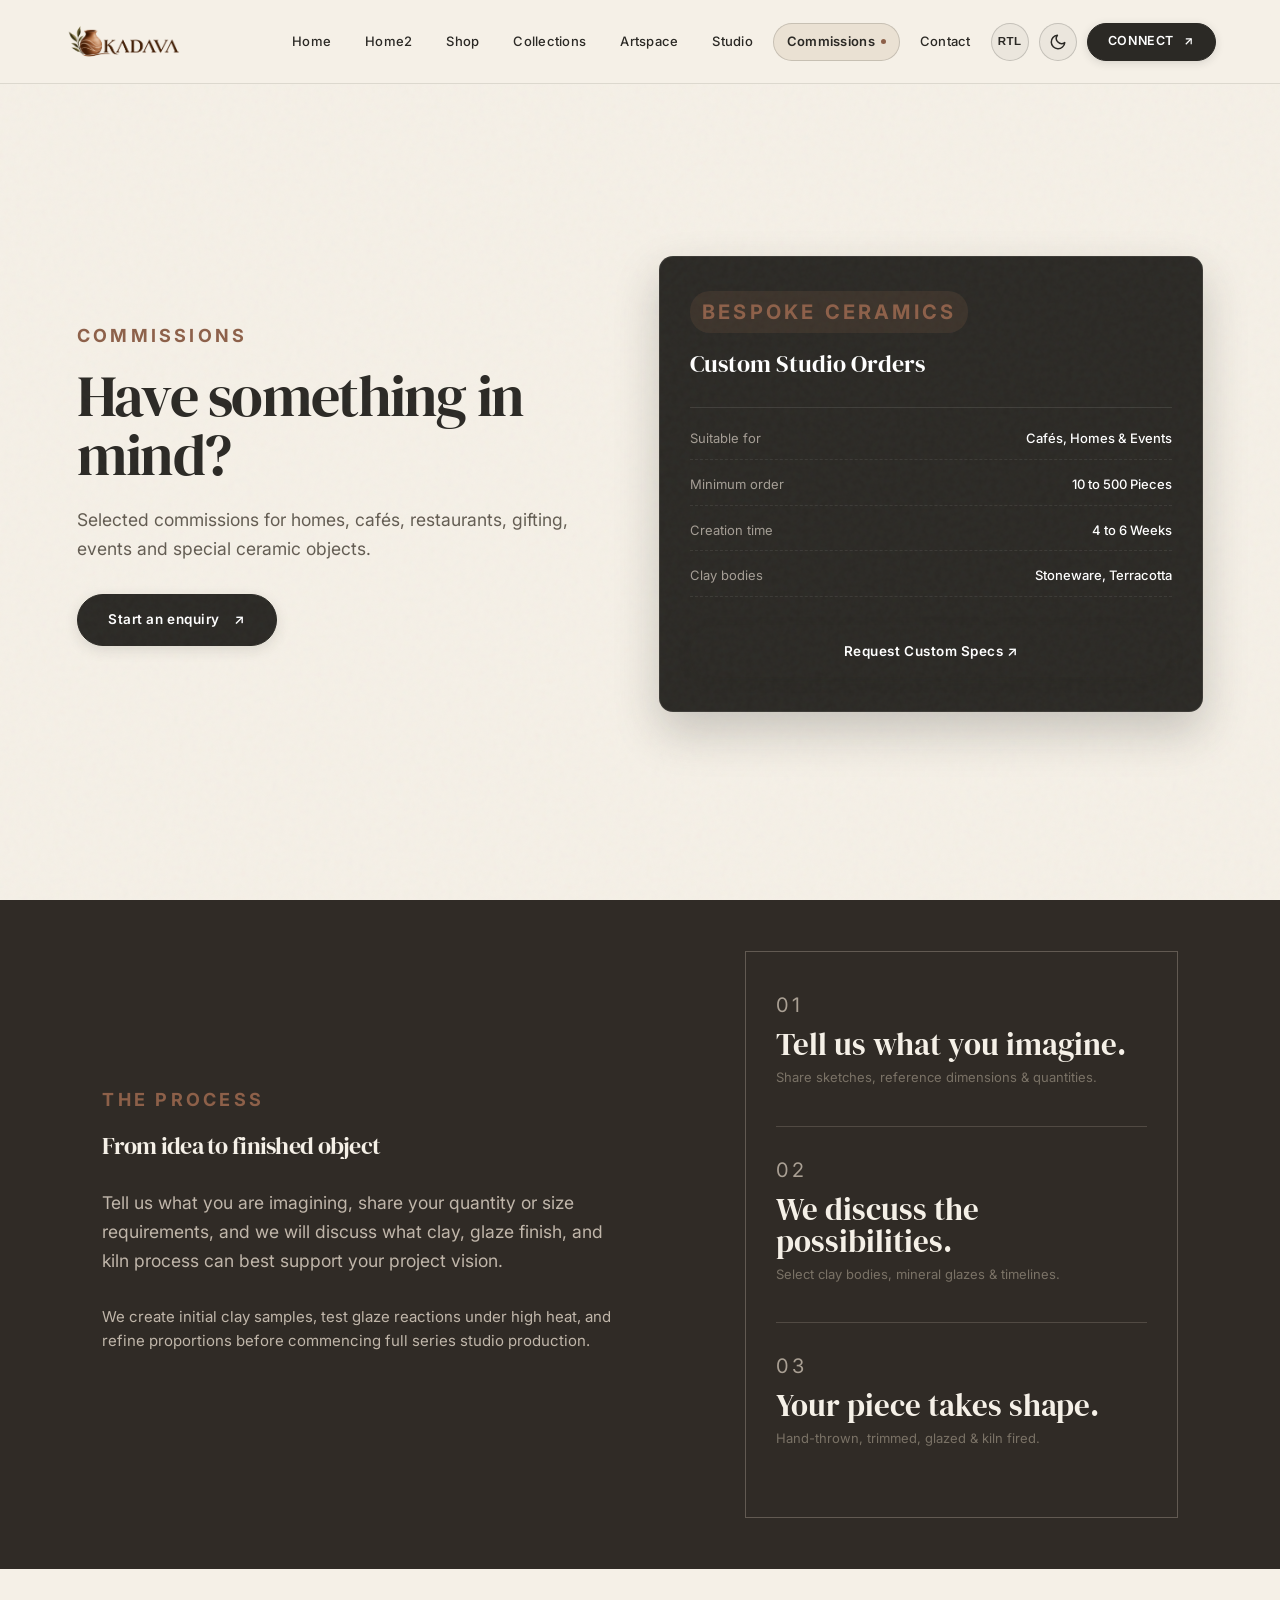
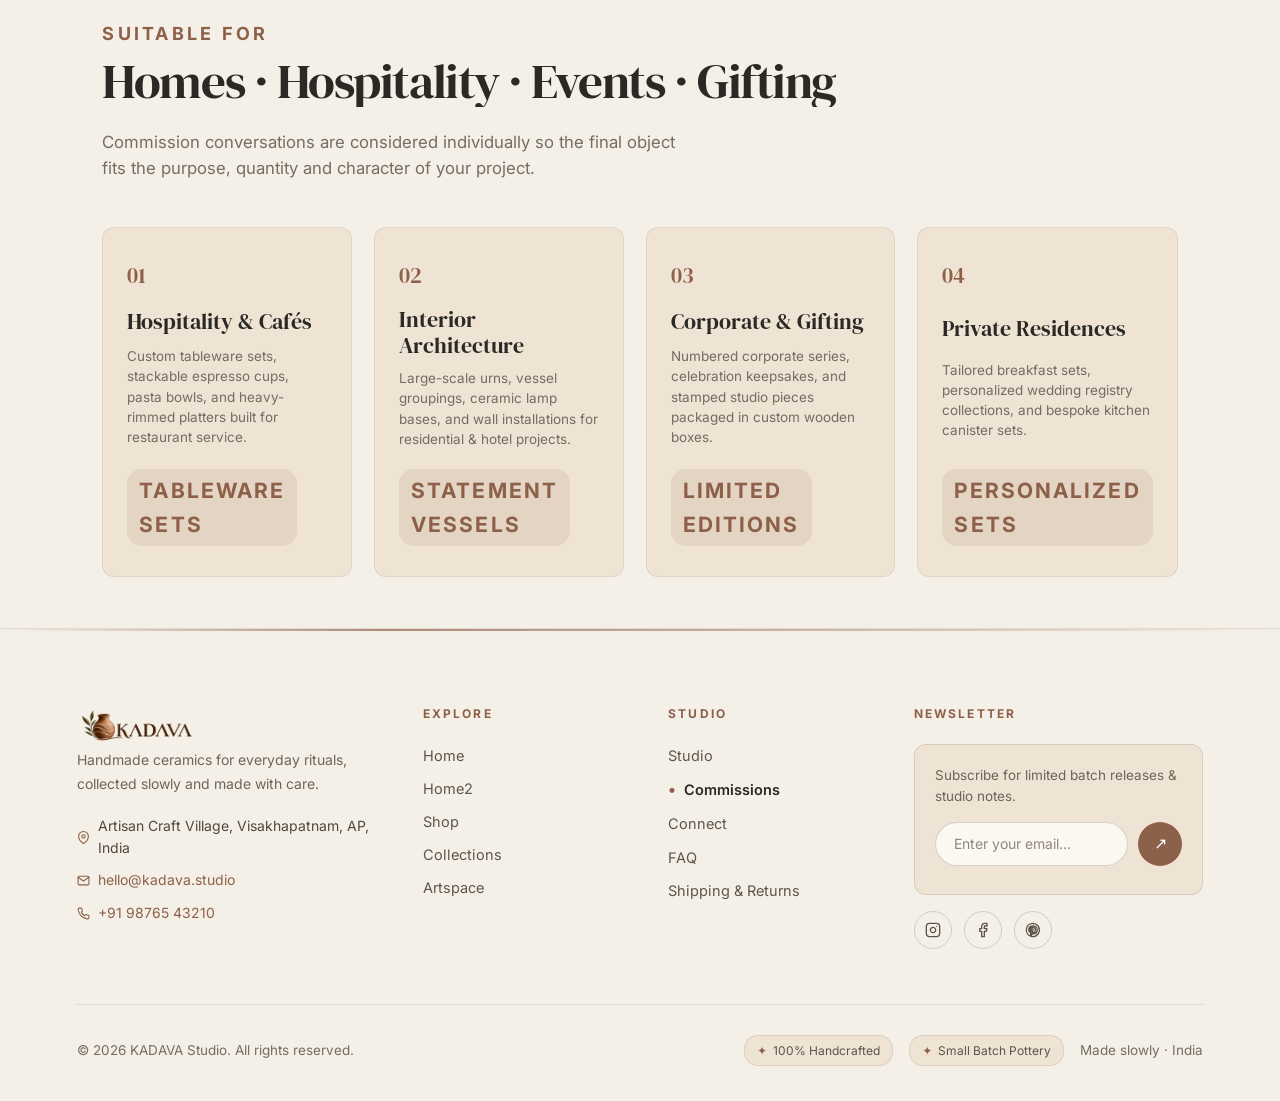
<file: commissions.html>
<!DOCTYPE html>
<html lang="en">

<head>
  <meta charset="UTF-8">
  <meta name="viewport" content="width=device-width, initial-scale=1.0">
  <meta name="description" content="KADAVA — handmade pottery, ceramics, artist objects and custom commissions.">
  <title>Commissions — KADAVA</title>
  <link rel="preconnect" href="https://fonts.googleapis.com">
  <link rel="preconnect" href="https://fonts.gstatic.com" crossorigin>
  <link
    href="https://fonts.googleapis.com/css2?family=Cairo:wght@400;600;700&family=DM+Serif+Display&family=Inter:wght@400;500;600&display=swap"
    rel="stylesheet">
  <link rel="icon" type="image/png" href="assets/favicon.png">
  <link rel="stylesheet" href="style.css?v=20261013c">
  <script>
    (function () {
      var t = localStorage.getItem('kadava_theme');
      if (t === 'dark' || (!t && window.matchMedia('(prefers-color-scheme: dark)').matches)) {
        document.documentElement.setAttribute('data-theme', 'dark');
      }
      var d = localStorage.getItem('kadava_dir');
      if (d === 'rtl') {
        document.documentElement.setAttribute('dir', 'rtl');
      }
    })();
  </script>
</head>

<body>
  <div class="grain"></div>
  <header class="site-header" id="top">
    <a class="brand" href="index.html">
      <img src="assets/logo.png" alt="KADAVA Logo" class="brand-logo-img">
    </a>
    <button class="menu-toggle" aria-label="Open menu" aria-expanded="false">
      <span></span><span></span><span></span>
    </button>
    <nav class="nav">
      <a href="index.html">Home</a>
      <a href="home2.html">Home2</a>
      <a href="shop.html">Shop</a>
      <a href="collections.html">Collections</a>
      <a href="artspace.html">Artspace</a>
      <a href="studio.html">Studio</a>
      <a href="commissions.html" class="active">Commissions</a>
      <a href="connect.html">Contact</a>
      <div class="header-actions">
        <a class="header-connect-btn" href="connect.html">
          <span>Connect</span>
          <svg viewBox="0 0 24 24">
            <line x1="7" y1="17" x2="17" y2="7"></line>
            <polyline points="7 7 17 7 17 17"></polyline>
          </svg>
        </a>
      </div>
    </nav>
  </header>

  <main>
    <section class="hero section reveal">
      <div class="hero-copy">
        <p class="eyebrow">COMMISSIONS</p>
        <h1>Have something in mind?</em></h1>
        <p class="hero-text">Selected commissions for homes, cafés, restaurants, gifting, events and special ceramic
          objects.</p>
        <button class="button button-dark" id="commissionBtn">Start an enquiry <span>↗</span></button>
      </div>
      <div class="hero-art">
        <div class="commission-spec-card">
          <div class="spec-card-header">
            <span class="spec-badge">BESPOKE CERAMICS</span>
            <h3>Custom Studio Orders</h3>
          </div>
          <div class="spec-list">
            <div class="spec-row">
              <span>Suitable for</span>
              <strong>Cafés, Homes & Events</strong>
            </div>
            <div class="spec-row">
              <span>Minimum order</span>
              <strong>10 to 500 Pieces</strong>
            </div>
            <div class="spec-row">
              <span>Creation time</span>
              <strong>4 to 6 Weeks</strong>
            </div>
            <div class="spec-row">
              <span>Clay bodies</span>
              <strong>Stoneware, Terracotta</strong>
            </div>
          </div>
          <button class="button button-dark spec-btn" id="commissionSpecBtn">Request Custom Specs ↗</button>
        </div>
      </div>
    </section>

    <section class="custom section reveal">
      <div class="custom-copy">
        <p class="eyebrow">THE PROCESS</p>
        <h2 class="single-line-heading heading-dark-contrast">From idea to finished object</h2>
        <p class="text-dark-contrast" style="font-size:17.5px; line-height:1.65;">Tell us what you are imagining, share
          your quantity or size requirements, and we will discuss what clay, glaze finish, and kiln process can best
          support your project vision.</p>
        <p class="text-dark-contrast" style="font-size:15px; line-height:1.6; margin-top:12px;">We create initial clay
          samples, test glaze reactions under high heat, and refine proportions before commencing full series studio
          production.</p>
      </div>
      <div class="custom-card">
        <div><span>01</span>
          <h3>Tell us what you imagine.</h3>
          <p style="font-size:13px; color:#7a7266; margin-top:6px;">Share sketches, reference dimensions & quantities.
          </p>
        </div>
        <div><span>02</span>
          <h3>We discuss the possibilities.</h3>
          <p style="font-size:13px; color:#7a7266; margin-top:6px;">Select clay bodies, mineral glazes & timelines.</p>
        </div>
        <div><span>03</span>
          <h3>Your piece takes shape.</h3>
          <p style="font-size:13px; color:#7a7266; margin-top:6px;">Hand-thrown, trimmed, glazed & kiln fired.</p>
        </div>
      </div>
    </section>

    <!-- SUITABLE FOR SECTION (COMMISSIONS - 4-COLUMN USE-CASE GRID) -->
    <section class="commissions-usecases section reveal">
      <div class="section-head" style="align-items:flex-start; text-align:left;">
        <div>
          <p class="eyebrow">SUITABLE FOR</p>
          <h2 class="single-line-heading heading-dark-contrast" style="font-size:clamp(1.8rem, 3.8vw, 3.2rem);">Homes ·
            Hospitality · Events · Gifting</h2>
        </div>
        <p class="muted text-dark-contrast" style="max-width:580px; margin-top:10px;">Commission conversations are
          considered individually so the final object fits the purpose, quantity and character of your project.</p>
      </div>

      <div class="usecases-grid">
        <div class="usecase-card">
          <span class="usecase-num">01</span>
          <h3>Hospitality & Cafés</h3>
          <p>Custom tableware sets, stackable espresso cups, pasta bowls, and heavy-rimmed platters built for restaurant
            service.</p>
          <span class="usecase-tag">Tableware <br>Sets</span>
        </div>
        <div class="usecase-card">
          <span class="usecase-num">02</span>
          <h3>Interior Architecture</h3>
          <p>Large-scale urns, vessel groupings, ceramic lamp bases, and wall installations for residential & hotel
            projects.</p>
          <span class="usecase-tag">Statement <br>Vessels</span>
        </div>
        <div class="usecase-card">
          <span class="usecase-num">03</span>
          <h3>Corporate & Gifting</h3>
          <p>Numbered corporate series, celebration keepsakes, and stamped studio pieces packaged in custom wooden
            boxes.</p>
          <span class="usecase-tag">Limited <br>Editions</span>
        </div>
        <div class="usecase-card">
          <span class="usecase-num">04</span>
          <h3>Private Residences</h3>
          <p>Tailored breakfast sets, personalized wedding registry collections, and bespoke kitchen canister sets.</p>
          <span class="usecase-tag">Personalized <br>Sets</span>
        </div>
      </div>
    </section>
  </main>

  <div class="modal" id="modal" aria-hidden="true">
    <div class="modal-panel">
      <button class="modal-close" id="modalClose" aria-label="Close modal">×</button>
      <h2>Commission Enquiry</h2>
      <form id="enquiry">
        <label>Your Name <input type="text" required placeholder="Full Name"></label>
        <label>Your Email <input type="email" required placeholder="email@domain.com"></label>
        <label>Project Details <textarea required
            placeholder="Describe your vision, timeline & quantities..."></textarea></label>
        <button type="submit" class="button button-dark" style="width:100%;margin-top:15px">Send Enquiry ↗</button>
      </form>
      <p id="success" class="form-success" style="margin-top:15px">Thank you for your enquiry. We will respond within 2
        business days.</p>
    </div>
  </div>

  <footer>
    <div class="footer-grid">
      <div class="footer-brand-col">
        <a class="brand footer-brand" href="index.html">
          <img src="assets/logo.png" alt="KADAVA Logo" class="brand-logo-img">
        </a>
        <p class="footer-note">Handmade ceramics for everyday rituals, collected slowly and made with care.</p>
        <div class="footer-contact-info">
          <span><svg width="13" height="13" viewBox="0 0 24 24" fill="none" stroke="currentColor" stroke-width="2"
              stroke-linecap="round" stroke-linejoin="round">
              <path d="M21 10c0 7-9 13-9 13s-9-6-9-13a9 9 0 0 1 18 0z"></path>
              <circle cx="12" cy="10" r="3"></circle>
            </svg> Artisan Craft Village, Visakhapatnam, AP, India</span>
          <a href="mailto:hello@kadava.studio"><svg width="13" height="13" viewBox="0 0 24 24" fill="none"
              stroke="currentColor" stroke-width="2" stroke-linecap="round" stroke-linejoin="round">
              <path d="M4 4h16c1.1 0 2 .9 2 2v12c0 1.1-.9 2-2 2H4c-1.1 0-2-.9-2-2V6c0-1.1.9-2 2-2z"></path>
              <polyline points="22,6 12,13 2,6"></polyline>
            </svg> hello@kadava.studio</a>
          <a href="tel:+919876543210"><svg width="13" height="13" viewBox="0 0 24 24" fill="none" stroke="currentColor"
              stroke-width="2" stroke-linecap="round" stroke-linejoin="round">
              <path
                d="M22 16.92v3a2 2 0 0 1-2.18 2 19.79 19.79 0 0 1-8.63-3.07 19.5 19.5 0 0 1-6-6 19.79 19.79 0 0 1-3.07-8.67A2 2 0 0 1 4.11 2h3a2 2 0 0 1 2 1.72 12.84 12.84 0 0 0 .7 2.81 2 2 0 0 1-.45 2.11L8.09 9.91a16 16 0 0 0 6 6l1.27-1.27a2 2 0 0 1 2.11-.45 12.84 12.84 0 0 0 2.81.7A2 2 0 0 1 22 16.92z">
              </path>
            </svg> +91 98765 43210</a>
        </div>
      </div>
      <div>
        <p class="footer-label">Explore</p>
        <div class="footer-links">
          <a href="index.html">Home</a>
          <a href="home2.html">Home2</a>
          <a href="shop.html">Shop</a>
          <a href="collections.html">Collections</a>
          <a href="artspace.html">Artspace</a>
        </div>
      </div>
      <div>
        <p class="footer-label">Studio</p>
        <div class="footer-links">
          <a href="studio.html">Studio</a>
          <a href="commissions.html" class="active">Commissions</a>
          <a href="connect.html">Connect</a>
          <a href="#">FAQ</a>
          <a href="#">Shipping & Returns</a>
        </div>
      </div>
      <div class="footer-newsletter-col">
        <p class="footer-label">Newsletter</p>
        <div class="footer-newsletter-box">
          <p>Subscribe for limited batch releases & studio notes.</p>
          <form class="newsletter">
            <input type="email" placeholder="Enter your email..." aria-label="Email" required>
            <button type="submit" aria-label="Subscribe">↗</button>
          </form>
          <div class="newsletter-msg"></div>
        </div>
        <div class="socials">
          <a href="#" aria-label="Instagram" title="Instagram">
            <svg viewBox="0 0 24 24" width="16" height="16" fill="none" stroke="currentColor" stroke-width="2"
              stroke-linecap="round" stroke-linejoin="round">
              <rect x="2" y="2" width="20" height="20" rx="5" ry="5"></rect>
              <path d="M16 11.37A4 4 0 1 1 12.63 8 4 4 0 0 1 16 11.37z"></path>
              <line x1="17.5" y1="6.5" x2="17.51" y2="6.5"></line>
            </svg>
          </a>
          <a href="#" aria-label="Facebook" title="Facebook">
            <svg viewBox="0 0 24 24" width="16" height="16" fill="none" stroke="currentColor" stroke-width="2"
              stroke-linecap="round" stroke-linejoin="round">
              <path d="M18 2h-3a5 5 0 0 0-5 5v3H7v4h3v8h4v-8h3l1-4h-4V7a1 1 0 0 1 1-1h3z"></path>
            </svg>
          </a>
          <a href="#" aria-label="Pinterest" title="Pinterest">
            <svg viewBox="0 0 24 24" width="16" height="16" fill="none" stroke="currentColor" stroke-width="2"
              stroke-linecap="round" stroke-linejoin="round">
              <path
                d="M12 2a10 10 0 0 0-3.66 19.31c-.08-.84-.15-2.13.03-3.05l1.1-4.66s-.28-.56-.28-1.39c0-1.3.75-2.27 1.7-2.27.8 0 1.18.6 1.18 1.32 0 .8-.51 2-.78 3.12-.22.94.47 1.7 1.4 1.7 1.68 0 2.97-1.77 2.97-4.33 0-2.26-1.63-3.84-3.95-3.84-2.69 0-4.27 2.02-4.27 4.1 0 .81.31 1.68.7 2.16.08.09.09.17.06.31l-.26 1.07c-.04.17-.15.22-.34.13-1.25-.58-2.03-2.4-2.03-3.87 0-3.15 2.29-6.04 6.6-6.04 3.47 0 6.16 2.47 6.16 5.77 0 3.44-2.17 6.21-5.18 6.21-1.01 0-1.97-.53-2.3-1.15l-.62 2.38c-.23.88-.84 1.98-1.26 2.65A10 10 0 1 0 12 2z">
              </path>
            </svg>
          </a>
        </div>
      </div>
    </div>
    <div class="footer-bottom">
      <span>© <span id="year"></span> KADAVA Studio. All rights reserved.</span>
      <div class="footer-bottom-badges">
        <span class="badge-tag"><span>✦</span> 100% Handcrafted</span>
        <span class="badge-tag"><span>✦</span> Small Batch Pottery</span>
        <span>Made slowly · India</span>
      </div>
    </div>
  </footer>

  <button class="back-top" id="backTop" aria-label="Back to top">
    <svg width="18" height="18" viewBox="0 0 24 24" fill="none" stroke="currentColor" stroke-width="2.5"
      stroke-linecap="round" stroke-linejoin="round">
      <line x1="12" y1="19" x2="12" y2="5"></line>
      <polyline points="5 12 12 5 19 12"></polyline>
    </svg>
  </button>
  <script src="theme.js"></script>
  <script src="rtl.js"></script>
  <script src="script.js"></script>
</body>

</html>
</file>
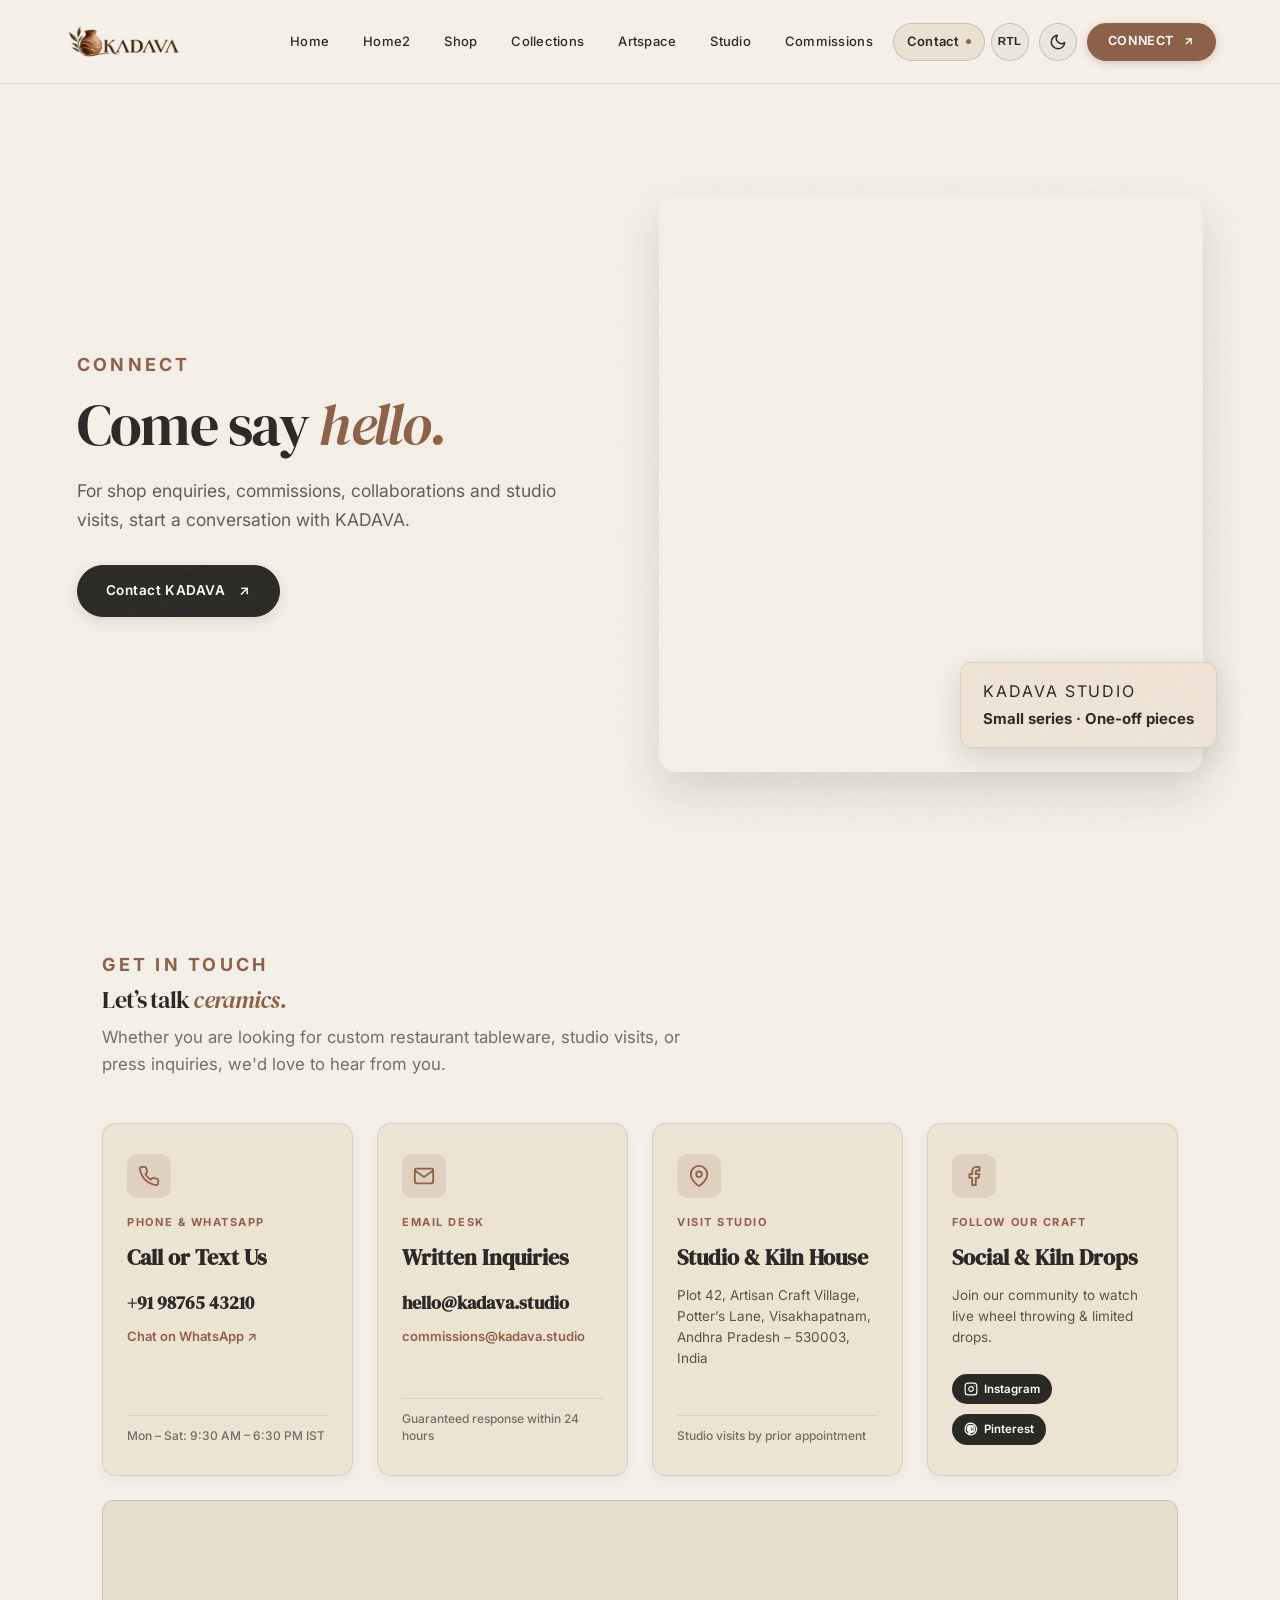
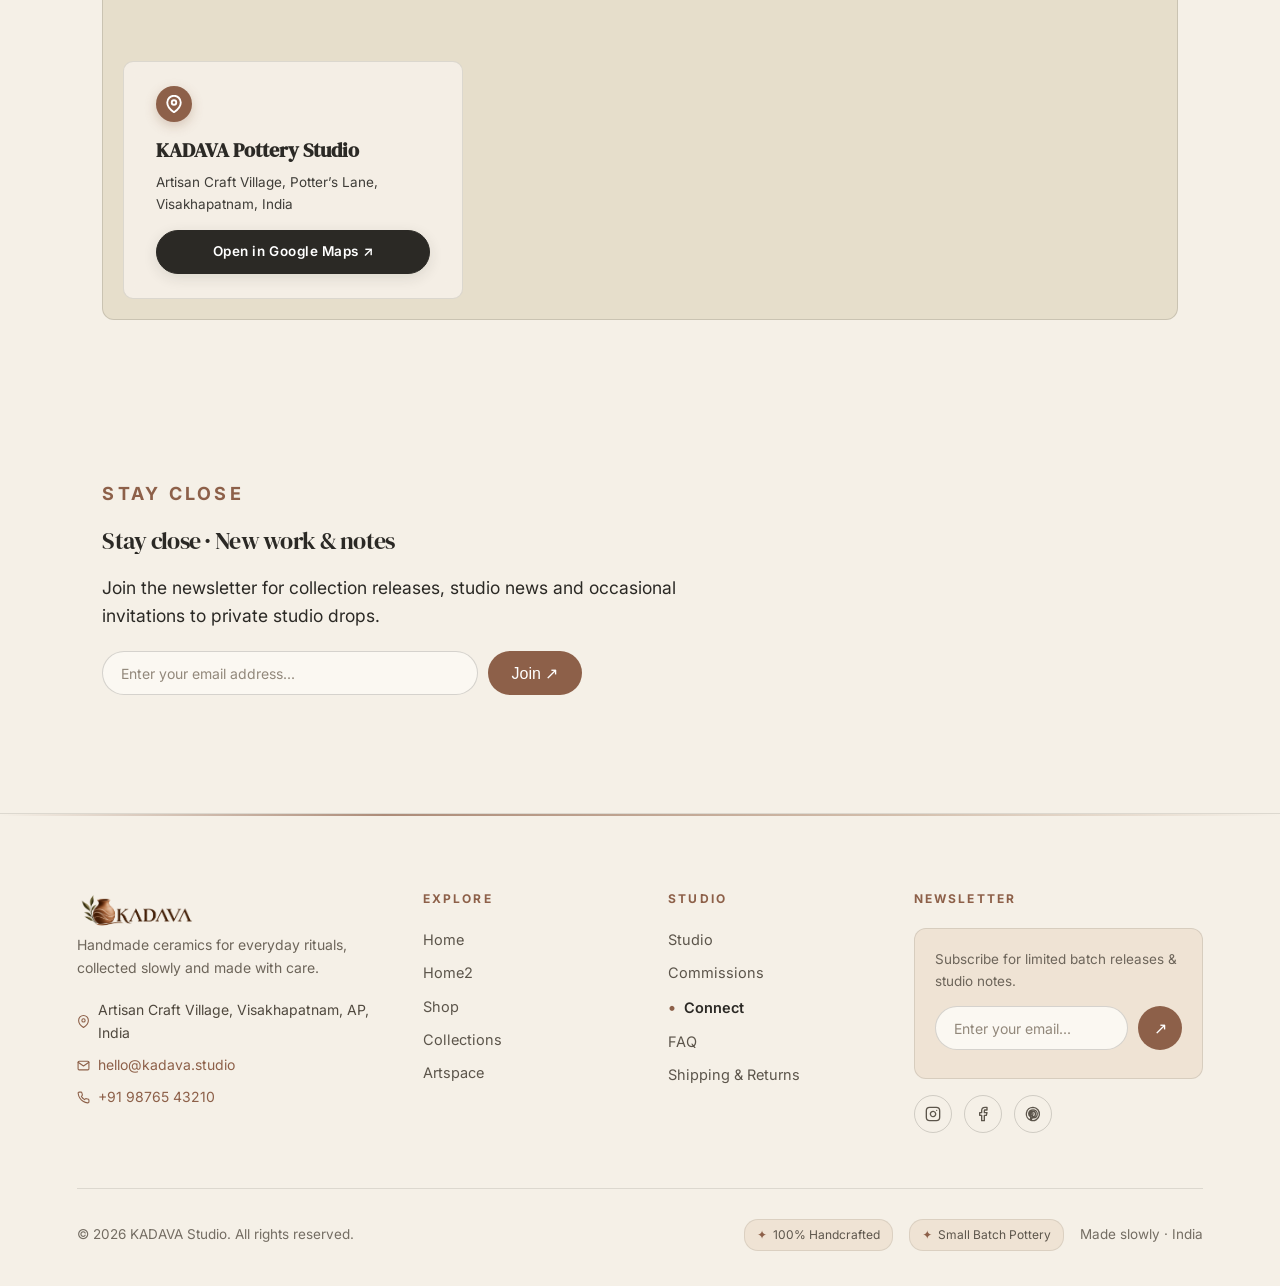
<file: connect.html>
<!DOCTYPE html>
<html lang="en">

<head>
  <meta charset="UTF-8">
  <meta name="viewport" content="width=device-width, initial-scale=1.0">
  <meta name="description" content="KADAVA — handmade pottery, ceramics, artist objects and custom commissions.">
  <title>Connect — KADAVA</title>
  <link rel="preconnect" href="https://fonts.googleapis.com">
  <link rel="preconnect" href="https://fonts.gstatic.com" crossorigin>
  <link
    href="https://fonts.googleapis.com/css2?family=Cairo:wght@400;600;700&family=DM+Serif+Display&family=Inter:wght@400;500;600&display=swap"
    rel="stylesheet">
  <link rel="icon" type="image/png" href="assets/favicon.png">
  <link rel="stylesheet" href="style.css?v=20261013c">
  <script>
    (function () {
      var t = localStorage.getItem('kadava_theme');
      if (t === 'dark' || (!t && window.matchMedia('(prefers-color-scheme: dark)').matches)) {
        document.documentElement.setAttribute('data-theme', 'dark');
      }
      var d = localStorage.getItem('kadava_dir');
      if (d === 'rtl') {
        document.documentElement.setAttribute('dir', 'rtl');
      }
    })();
  </script>
</head>

<body>
  <div class="grain"></div>
  <header class="site-header" id="top">
    <a class="brand" href="index.html">
      <img src="assets/logo.png" alt="KADAVA Logo" class="brand-logo-img">
    </a>
    <button class="menu-toggle" aria-label="Open menu" aria-expanded="false">
      <span></span><span></span><span></span>
    </button>
    <nav class="nav">
      <a href="index.html">Home</a>
      <a href="home2.html">Home2</a>
      <a href="shop.html">Shop</a>
      <a href="collections.html">Collections</a>
      <a href="artspace.html">Artspace</a>
      <a href="studio.html">Studio</a>
      <a href="commissions.html">Commissions</a>
      <a href="connect.html" class="active">Contact</a>
      <div class="header-actions">
        <a class="header-connect-btn" href="connect.html">
          <span>Connect</span>
          <svg viewBox="0 0 24 24">
            <line x1="7" y1="17" x2="17" y2="7"></line>
            <polyline points="7 7 17 7 17 17"></polyline>
          </svg>
        </a>
      </div>
    </nav>
  </header>

  <main>
    <section class="hero section reveal">
      <div class="hero-copy">
        <p class="eyebrow">CONNECT</p>
        <h1>Come say <em>hello.</em></h1>
        <p class="hero-text">For shop enquiries, commissions, collaborations and studio visits, start a conversation
          with KADAVA.</p>
        <a class="button button-dark" href="#contactSec">Contact KADAVA <span>↗</span></a>
      </div>
      <div class="hero-art">
        <div class="hero-image"
          style="background-image:url('https://rangaai.com/cdn/shop/files/file_13.jpg?v=1718188919&width=2000')"></div>
        <div class="floating-note">KADAVA STUDIO<br><strong>Small series · One-off pieces</strong></div>
      </div>
    </section>

    <!-- CONTACT & STUDIO HUB SECTION -->
    <section class="contact-hub-section section reveal" id="contactSec">
      <div class="section-head">
        <div>
          <p class="eyebrow">GET IN TOUCH</p>
          <h2 class="heading-dark-contrast">Let’s talk <em>ceramics.</em></h2>
        </div>
        <p class="muted text-dark-contrast">Whether you are looking for custom restaurant tableware, studio visits, or
          press inquiries, we'd love to hear from you.</p>
      </div>

      <div class="connect-cards-grid">
          <!-- Card 1: Direct Contact & Phone -->
          <div class="connect-card">
            <div class="contact-card-icon">
              <svg viewBox="0 0 24 24" width="22" height="22" fill="none" stroke="currentColor" stroke-width="2"
                stroke-linecap="round" stroke-linejoin="round">
                <path
                  d="M22 16.92v3a2 2 0 0 1-2.18 2 19.79 19.79 0 0 1-8.63-3.07 19.5 19.5 0 0 1-6-6 19.79 19.79 0 0 1-3.07-8.67A2 2 0 0 1 4.11 2h3a2 2 0 0 1 2 1.72 12.84 12.84 0 0 0 .7 2.81 2 2 0 0 1-.45 2.11L8.09 9.91a16 16 0 0 0 6 6l1.27-1.27a2 2 0 0 1 2.11-.45 12.84 12.84 0 0 0 2.81.7A2 2 0 0 1 22 16.92z">
                </path>
              </svg>
            </div>
            <span class="contact-card-label">PHONE & WHATSAPP</span>
            <h3 class="heading-dark-contrast">Call or Text Us</h3>
            <a class="contact-link" href="tel:+919876543210">+91 98765 43210</a>
            <a class="contact-sublink" href="https://wa.me/919876543210" target="_blank" rel="noopener">Chat on WhatsApp
              ↗</a>
            <span class="contact-hours text-dark-contrast">Mon – Sat: 9:30 AM – 6:30 PM IST</span>
          </div>

          <!-- Card 2: Email & Enquiries -->
          <div class="connect-card">
            <div class="contact-card-icon">
              <svg viewBox="0 0 24 24" width="22" height="22" fill="none" stroke="currentColor" stroke-width="2"
                stroke-linecap="round" stroke-linejoin="round">
                <path d="M4 4h16c1.1 0 2 .9 2 2v12c0 1.1-.9 2-2 2H4c-1.1 0-2-.9-2-2V6c0-1.1.9-2 2-2z"></path>
                <polyline points="22,6 12,13 2,6"></polyline>
              </svg>
            </div>
            <span class="contact-card-label">EMAIL DESK</span>
            <h3 class="heading-dark-contrast">Written Inquiries</h3>
            <a class="contact-link" href="mailto:hello@kadava.studio">hello@kadava.studio</a>
            <a class="contact-sublink" href="mailto:commissions@kadava.studio">commissions@kadava.studio</a>
            <span class="contact-hours text-dark-contrast">Guaranteed response within 24 hours</span>
          </div>

          <!-- Card 3: Physical Studio Address -->
          <div class="connect-card">
            <div class="contact-card-icon">
              <svg viewBox="0 0 24 24" width="22" height="22" fill="none" stroke="currentColor" stroke-width="2"
                stroke-linecap="round" stroke-linejoin="round">
                <path d="M21 10c0 7-9 13-9 13s-9-6-9-13a9 9 0 0 1 18 0z"></path>
                <circle cx="12" cy="10" r="3"></circle>
              </svg>
            </div>
            <span class="contact-card-label">VISIT STUDIO</span>
            <h3 class="heading-dark-contrast">Studio & Kiln House</h3>
            <p class="contact-address-text text-dark-contrast">Plot 42, Artisan Craft Village,<br>Potter’s Lane,
              Visakhapatnam,<br>Andhra Pradesh – 530003, India</p>
            <span class="contact-hours text-dark-contrast">Studio visits by prior appointment</span>
          </div>

          <!-- Card 4: Follow Us & Social Icons -->
          <div class="connect-card">
            <div class="contact-card-icon">
              <svg viewBox="0 0 24 24" width="22" height="22" fill="none" stroke="currentColor" stroke-width="2"
                stroke-linecap="round" stroke-linejoin="round">
                <path d="M18 2h-3a5 5 0 0 0-5 5v3H7v4h3v8h4v-8h3l1-4h-4V7a1 1 0 0 1 1-1h3z"></path>
              </svg>
            </div>
            <span class="contact-card-label">FOLLOW OUR CRAFT</span>
            <h3 class="heading-dark-contrast">Social & Kiln Drops</h3>
            <p class="contact-subtext text-dark-contrast">Join our community to watch live wheel throwing & limited
              drops.</p>

            <div class="contact-social-pills" style="margin-top:14px; display:flex; gap:10px; flex-wrap:wrap;">
              <a href="https://instagram.com" target="_blank" rel="noopener" aria-label="Instagram"
                class="contact-social-pill">
                <svg viewBox="0 0 24 24" width="14" height="14" fill="none" stroke="currentColor" stroke-width="2"
                  stroke-linecap="round" stroke-linejoin="round">
                  <rect x="2" y="2" width="20" height="20" rx="5" ry="5"></rect>
                  <path d="M16 11.37A4 4 0 1 1 12.63 8 4 4 0 0 1 16 11.37z"></path>
                  <line x1="17.5" y1="6.5" x2="17.51" y2="6.5"></line>
                </svg>
                <span>Instagram</span>
              </a>
              <a href="https://pinterest.com" target="_blank" rel="noopener" aria-label="Pinterest"
                class="contact-social-pill">
                <svg viewBox="0 0 24 24" width="14" height="14" fill="none" stroke="currentColor" stroke-width="2"
                  stroke-linecap="round" stroke-linejoin="round">
                  <path
                    d="M12 2a10 10 0 0 0-3.66 19.31c-.08-.84-.15-2.13.03-3.05l1.1-4.66s-.28-.56-.28-1.39c0-1.3.75-2.27 1.7-2.27.8 0 1.18.6 1.18 1.32 0 .8-.51 2-.78 3.12-.22.94.47 1.7 1.4 1.7 1.68 0 2.97-1.77 2.97-4.33 0-2.26-1.63-3.84-3.95-3.84-2.69 0-4.27 2.02-4.27 4.1 0 .81.31 1.68.7 2.16.08.09.09.17.06.31l-.26 1.07c-.04.17-.15.22-.34.13-1.25-.58-2.03-2.4-2.03-3.87 0-3.15 2.29-6.04 6.6-6.04 3.47 0 6.16 2.47 6.16 5.77 0 3.44-2.17 6.21-5.18 6.21-1.01 0-1.97-.53-2.3-1.15l-.62 2.38c-.23.88-.84 1.98-1.26 2.65A10 10 0 1 0 12 2z">
                  </path>
                </svg>
                <span>Pinterest</span>
              </a>
            </div>
          </div>
        </div>

        <!-- STUDIO LOCATION MAP VISUAL COMPONENT -->
        <div class="studio-map-card">
          <iframe class="studio-map-frame" title="KADAVA Pottery Studio location map" loading="lazy" referrerpolicy="no-referrer-when-downgrade" allowfullscreen
            src="https://maps.google.com/maps?q=Visakhapatnam%2C%20Andhra%20Pradesh%2C%20India&amp;z=13&amp;output=embed"></iframe>
          <div class="studio-map-content studio-map-overlay">
            <div class="map-pin-icon">
              <svg viewBox="0 0 24 24" width="18" height="18" fill="none" stroke="currentColor" stroke-width="2.5" stroke-linecap="round" stroke-linejoin="round">
                <path d="M21 10c0 7-9 13-9 13s-9-6-9-13a9 9 0 0 1 18 0z"></path>
                <circle cx="12" cy="10" r="3"></circle>
              </svg>
            </div>
            <h4 class="heading-dark-contrast" style="font-family:'DM Serif Display',serif; font-size:20px; margin:0 0 6px;">KADAVA Pottery Studio</h4>
            <p class="text-dark-contrast" style="font-size:13.5px; margin:0 0 14px; opacity:0.9;">Artisan Craft Village, Potter’s Lane, Visakhapatnam, India</p>
            <a class="button button-dark" href="https://maps.google.com/?q=Visakhapatnam" target="_blank" rel="noopener">Open in Google Maps ↗</a>
          </div>
        </div>
      </section>

      <section class="intro section reveal">
        <div class="connect-newsletter-grid">
          <div>
            <p class="eyebrow">STAY CLOSE</p>
            <h2 class="single-line-heading heading-dark-contrast">Stay close · New work & notes</h2>
            <p class="text-dark-contrast" style="font-size:17.5px; line-height:1.65; margin-top:12px;">Join the
              newsletter for collection releases, studio news and occasional invitations to private studio drops.</p>
            <form class="newsletter" style="max-width:480px; margin-top:20px;">
              <input type="email" placeholder="Enter your email address..." aria-label="Email" required>
              <button type="submit" style="border-radius:25px; width:auto; padding:0 24px;">Join ↗</button>
            </form>
            <div class="newsletter-msg"></div>
          </div>
          <div
            style="height:340px; min-height:280px; background-size:cover; background-position:center; border-radius:12px; background-image:url('https://media.newindianexpress.com/TNIE%2Fimport%2F2016%2F1%2F23%2F21%2Foriginal%2F23pdypot3.JPG')">
          </div>
        </div>
      </section>
  </main>

  <footer>
    <div class="footer-grid">
      <div class="footer-brand-col">
        <a class="brand footer-brand" href="index.html">
          <img src="assets/logo.png" alt="KADAVA Logo" class="brand-logo-img">
        </a>
        <p class="footer-note">Handmade ceramics for everyday rituals, collected slowly and made with care.</p>
        <div class="footer-contact-info">
          <span><svg width="13" height="13" viewBox="0 0 24 24" fill="none" stroke="currentColor" stroke-width="2"
              stroke-linecap="round" stroke-linejoin="round">
              <path d="M21 10c0 7-9 13-9 13s-9-6-9-13a9 9 0 0 1 18 0z"></path>
              <circle cx="12" cy="10" r="3"></circle>
            </svg> Artisan Craft Village, Visakhapatnam, AP, India</span>
          <a href="mailto:hello@kadava.studio"><svg width="13" height="13" viewBox="0 0 24 24" fill="none"
              stroke="currentColor" stroke-width="2" stroke-linecap="round" stroke-linejoin="round">
              <path d="M4 4h16c1.1 0 2 .9 2 2v12c0 1.1-.9 2-2 2H4c-1.1 0-2-.9-2-2V6c0-1.1.9-2 2-2z"></path>
              <polyline points="22,6 12,13 2,6"></polyline>
            </svg> hello@kadava.studio</a>
          <a href="tel:+919876543210"><svg width="13" height="13" viewBox="0 0 24 24" fill="none" stroke="currentColor"
              stroke-width="2" stroke-linecap="round" stroke-linejoin="round">
              <path
                d="M22 16.92v3a2 2 0 0 1-2.18 2 19.79 19.79 0 0 1-8.63-3.07 19.5 19.5 0 0 1-6-6 19.79 19.79 0 0 1-3.07-8.67A2 2 0 0 1 4.11 2h3a2 2 0 0 1 2 1.72 12.84 12.84 0 0 0 .7 2.81 2 2 0 0 1-.45 2.11L8.09 9.91a16 16 0 0 0 6 6l1.27-1.27a2 2 0 0 1 2.11-.45 12.84 12.84 0 0 0 2.81.7A2 2 0 0 1 22 16.92z">
              </path>
            </svg> +91 98765 43210</a>
        </div>
      </div>
      <div>
        <p class="footer-label">Explore</p>
        <div class="footer-links">
          <a href="index.html">Home</a>
          <a href="home2.html">Home2</a>
          <a href="shop.html">Shop</a>
          <a href="collections.html">Collections</a>
          <a href="artspace.html">Artspace</a>
        </div>
      </div>
      <div>
        <p class="footer-label">Studio</p>
        <div class="footer-links">
          <a href="studio.html">Studio</a>
          <a href="commissions.html">Commissions</a>
          <a href="connect.html" class="active">Connect</a>
          <a href="#">FAQ</a>
          <a href="#">Shipping & Returns</a>
        </div>
      </div>
      <div class="footer-newsletter-col">
        <p class="footer-label">Newsletter</p>
        <div class="footer-newsletter-box">
          <p>Subscribe for limited batch releases & studio notes.</p>
          <form class="newsletter">
            <input type="email" placeholder="Enter your email..." aria-label="Email" required>
            <button type="submit" aria-label="Subscribe">↗</button>
          </form>
          <div class="newsletter-msg"></div>
        </div>
        <div class="socials">
          <a href="#" aria-label="Instagram" title="Instagram">
            <svg viewBox="0 0 24 24" width="16" height="16" fill="none" stroke="currentColor" stroke-width="2"
              stroke-linecap="round" stroke-linejoin="round">
              <rect x="2" y="2" width="20" height="20" rx="5" ry="5"></rect>
              <path d="M16 11.37A4 4 0 1 1 12.63 8 4 4 0 0 1 16 11.37z"></path>
              <line x1="17.5" y1="6.5" x2="17.51" y2="6.5"></line>
            </svg>
          </a>
          <a href="#" aria-label="Facebook" title="Facebook">
            <svg viewBox="0 0 24 24" width="16" height="16" fill="none" stroke="currentColor" stroke-width="2"
              stroke-linecap="round" stroke-linejoin="round">
              <path d="M18 2h-3a5 5 0 0 0-5 5v3H7v4h3v8h4v-8h3l1-4h-4V7a1 1 0 0 1 1-1h3z"></path>
            </svg>
          </a>
          <a href="#" aria-label="Pinterest" title="Pinterest">
            <svg viewBox="0 0 24 24" width="16" height="16" fill="none" stroke="currentColor" stroke-width="2"
              stroke-linecap="round" stroke-linejoin="round">
              <path
                d="M12 2a10 10 0 0 0-3.66 19.31c-.08-.84-.15-2.13.03-3.05l1.1-4.66s-.28-.56-.28-1.39c0-1.3.75-2.27 1.7-2.27.8 0 1.18.6 1.18 1.32 0 .8-.51 2-.78 3.12-.22.94.47 1.7 1.4 1.7 1.68 0 2.97-1.77 2.97-4.33 0-2.26-1.63-3.84-3.95-3.84-2.69 0-4.27 2.02-4.27 4.1 0 .81.31 1.68.7 2.16.08.09.09.17.06.31l-.26 1.07c-.04.17-.15.22-.34.13-1.25-.58-2.03-2.4-2.03-3.87 0-3.15 2.29-6.04 6.6-6.04 3.47 0 6.16 2.47 6.16 5.77 0 3.44-2.17 6.21-5.18 6.21-1.01 0-1.97-.53-2.3-1.15l-.62 2.38c-.23.88-.84 1.98-1.26 2.65A10 10 0 1 0 12 2z">
              </path>
            </svg>
          </a>
        </div>
      </div>
    </div>
    <div class="footer-bottom">
      <span>© <span id="year"></span> KADAVA Studio. All rights reserved.</span>
      <div class="footer-bottom-badges">
        <span class="badge-tag"><span>✦</span> 100% Handcrafted</span>
        <span class="badge-tag"><span>✦</span> Small Batch Pottery</span>
        <span>Made slowly · India</span>
      </div>
    </div>
  </footer>

  <button class="back-top" id="backTop" aria-label="Back to top">
    <svg width="18" height="18" viewBox="0 0 24 24" fill="none" stroke="currentColor" stroke-width="2.5"
      stroke-linecap="round" stroke-linejoin="round">
      <line x1="12" y1="19" x2="12" y2="5"></line>
      <polyline points="5 12 12 5 19 12"></polyline>
    </svg>
  </button>
  <script src="theme.js"></script>
  <script src="rtl.js"></script>
  <script src="script.js"></script>
</body>

</html>
</file>
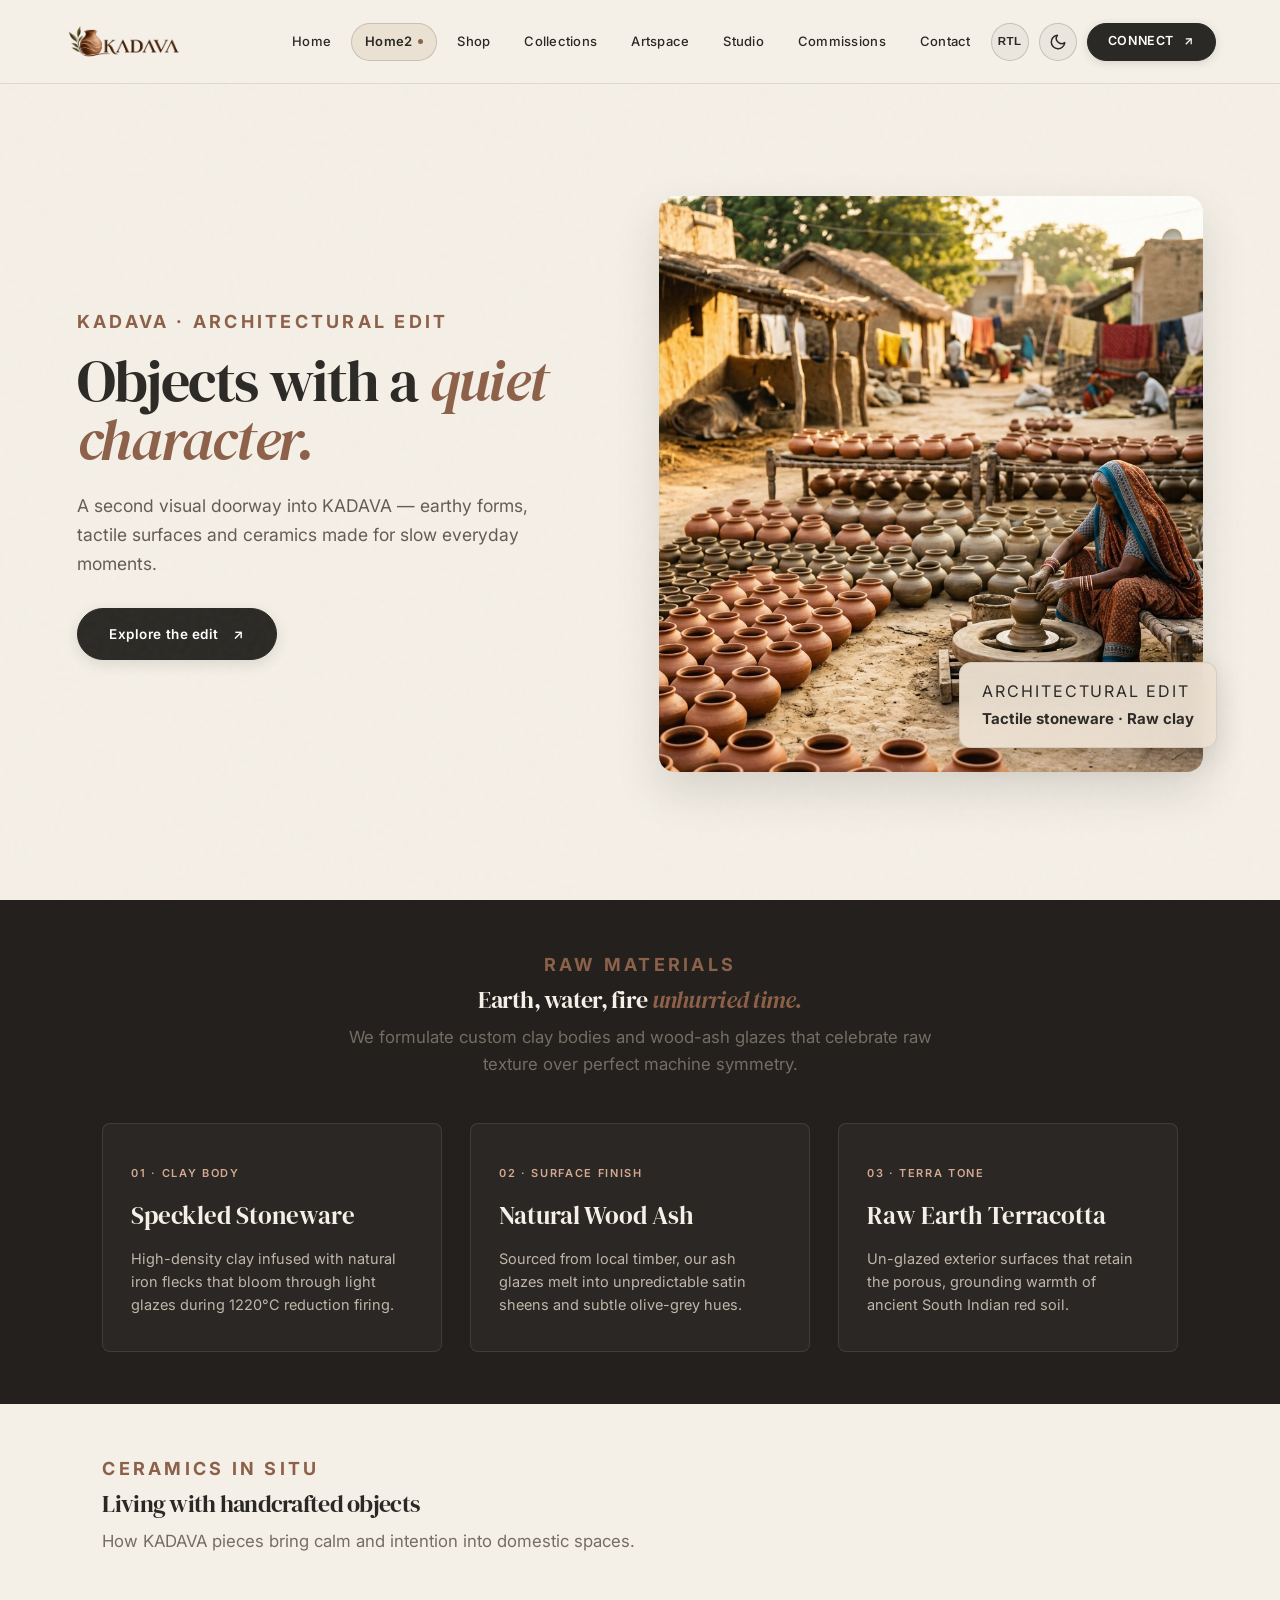
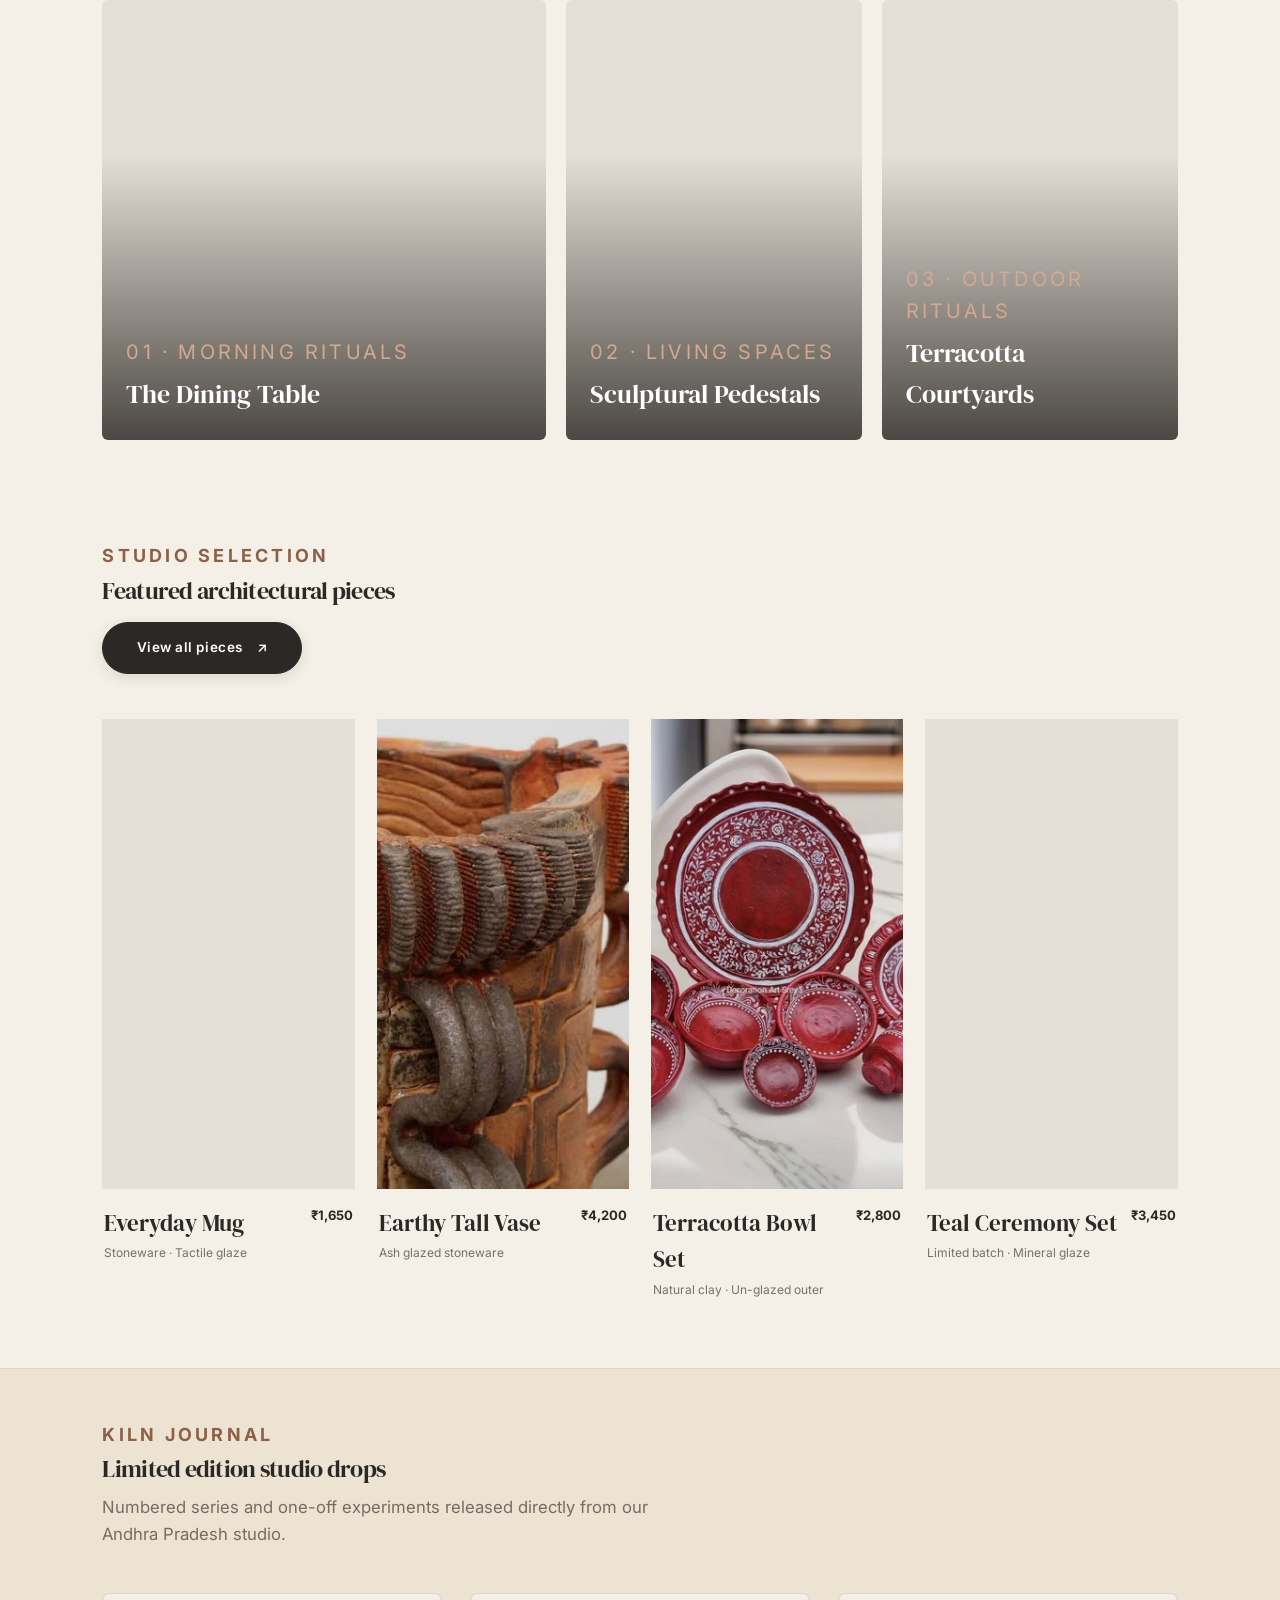
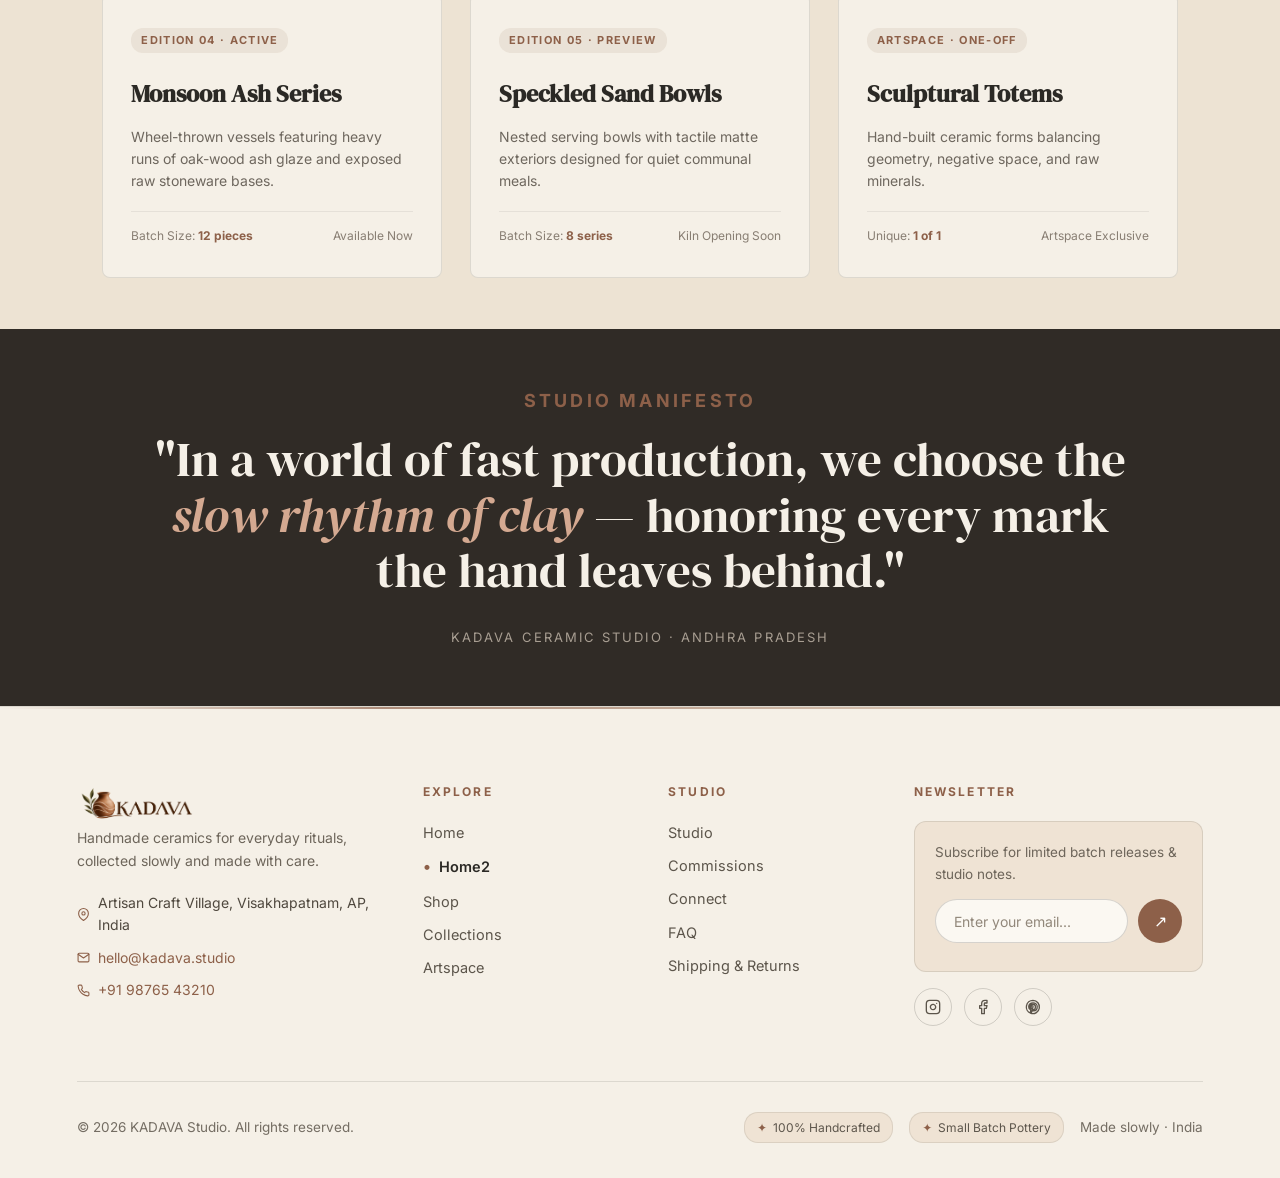
<file: home2.html>
<!DOCTYPE html>
<html lang="en">

<head>
  <meta charset="UTF-8">
  <meta name="viewport" content="width=device-width, initial-scale=1.0">
  <meta name="description" content="KADAVA — handmade pottery, ceramics, artist objects and custom commissions.">
  <title>Home2 — KADAVA</title>
  <link rel="preconnect" href="https://fonts.googleapis.com">
  <link rel="preconnect" href="https://fonts.gstatic.com" crossorigin>
  <link
    href="https://fonts.googleapis.com/css2?family=Cairo:wght@400;600;700&family=DM+Serif+Display&family=Inter:wght@400;500;600&display=swap"
    rel="stylesheet">
  <link rel="icon" type="image/png" href="assets/favicon.png">
  <link rel="stylesheet" href="style.css?v=20261013c">
  <script>
    (function () {
      var t = localStorage.getItem('kadava_theme');
      if (t === 'dark' || (!t && window.matchMedia('(prefers-color-scheme: dark)').matches)) {
        document.documentElement.setAttribute('data-theme', 'dark');
      }
      var d = localStorage.getItem('kadava_dir');
      if (d === 'rtl') {
        document.documentElement.setAttribute('dir', 'rtl');
      }
    })();
  </script>
</head>

<body>
  <div class="grain"></div>
  <header class="site-header" id="top">
    <a class="brand" href="index.html">
      <img src="assets/logo.png" alt="KADAVA Logo" class="brand-logo-img">
    </a>
    <button class="menu-toggle" aria-label="Open menu" aria-expanded="false">
      <span></span><span></span><span></span>
    </button>
    <nav class="nav">
      <a href="index.html">Home</a>
      <a href="home2.html" class="active">Home2</a>
      <a href="shop.html">Shop</a>
      <a href="collections.html">Collections</a>
      <a href="artspace.html">Artspace</a>
      <a href="studio.html">Studio</a>
      <a href="commissions.html">Commissions</a>
      <a href="connect.html">Contact</a>
      <div class="header-actions">
        <a class="header-connect-btn" href="connect.html">
          <span>Connect</span>
          <svg viewBox="0 0 24 24">
            <line x1="7" y1="17" x2="17" y2="7"></line>
            <polyline points="7 7 17 7 17 17"></polyline>
          </svg>
        </a>
      </div>
    </nav>
  </header>

  <main>
    <!-- HERO SECTION -->
    <section class="hero section reveal">
      <div class="hero-copy">
        <p class="eyebrow">KADAVA · ARCHITECTURAL EDIT</p>
        <h1>Objects with a <em>quiet character.</em></h1>
        <p class="hero-text">A second visual doorway into KADAVA — earthy forms, tactile surfaces and ceramics made for
          slow everyday moments.</p>
        <a class="button button-dark" href="collections.html">Explore the edit <span>↗</span></a>
      </div>
      <div class="hero-art">
        <div class="hero-image"
          style="background-image:url('assets/home2-hero.jpg')">
        </div>
        <div class="floating-note">ARCHITECTURAL EDIT<br><strong>Tactile stoneware · Raw clay</strong></div>
      </div>
    </section>

    <!-- MATERIAL PALETTE & CLAY ORIGINS -->
    <section class="material-palette reveal">
      <div class="section-head">
        <div>
          <p class="eyebrow">RAW MATERIALS</p>
          <h2>Earth, water, fire <em>unhurried time.</em></h2>
        </div>
        <p class="muted">We formulate custom clay bodies and wood-ash glazes that celebrate raw texture over perfect
          machine symmetry.</p>
      </div>
      <div class="materials-grid">
        <div class="material-card">
          <span>01 · Clay Body</span>
          <h3>Speckled Stoneware</h3>
          <p>High-density clay infused with natural iron flecks that bloom through light glazes during 1220°C reduction
            firing.</p>
        </div>
        <div class="material-card">
          <span>02 · Surface Finish</span>
          <h3>Natural Wood Ash</h3>
          <p>Sourced from local timber, our ash glazes melt into unpredictable satin sheens and subtle olive-grey hues.
          </p>
        </div>
        <div class="material-card">
          <span>03 · Terra Tone</span>
          <h3>Raw Earth Terracotta</h3>
          <p>Un-glazed exterior surfaces that retain the porous, grounding warmth of ancient South Indian red soil.</p>
        </div>
      </div>
    </section>

    <!-- CERAMICS IN SITU (INTERIOR SPACES) -->
    <section class="interior-gallery section reveal">
      <div class="section-head">
        <div>
          <p class="eyebrow">CERAMICS IN SITU</p>
          <h2>Living with handcrafted objects</h2>
        </div>
        <p class="muted">How KADAVA pieces bring calm and intention into domestic spaces.</p>
      </div>
      <div class="interior-grid">
        <a href="collections.html" class="interior-card"
          style="background-image:url('https://images.unsplash.com/photo-1578749556568-bc2c40e68b61?q=85&w=2000&auto=format&fit=crop')">
          <div class="interior-card-content">
            <span>01 · Morning Rituals</span>
            <h3>The Dining Table</h3>
          </div>
        </a>
        <a href="artspace.html" class="interior-card"
          style="background-image:url('https://images.squarespace-cdn.com/content/v1/684fb4071e017004de7840f3/1769880652673-8JXECDYV51NDFXF7SUEH/image-asset.jpeg?format=2500w')">
          <div class="interior-card-content">
            <span>02 · Living Spaces</span>
            <h3>Sculptural Pedestals</h3>
          </div>
        </a>
        <a href="shop.html" class="interior-card"
          style="background-image:url('https://www.auroville.com/cdn/shop/files/cm-30-blue-slip--_6__1.jpg?v=1727275602&width=1946')">
          <div class="interior-card-content">
            <span>03 · Outdoor Rituals</span>
            <h3>Terracotta Courtyards</h3>
          </div>
        </a>
      </div>
    </section>

    <!-- FEATURED SHOWCASE -->
    <section class="featured-showcase section reveal">
      <div class="section-head">
        <div>
          <p class="eyebrow">STUDIO SELECTION</p>
          <h2>Featured architectural pieces</h2>
        </div>
        <a class="button button-dark" href="shop.html">View all pieces <span>↗</span></a>
      </div>
      <div class="product-grid">
        <article class="product-card">
          <div class="product-image"
            style="background-image:url('https://images.squarespace-cdn.com/content/v1/62f4bf05abd1ea03de24eb60/74c2a024-b892-4d21-9041-9c1fe435b08b/Product_047.jpg?format=2500w')">
            <button class="quick" data-add>Add to cart</button>
          </div>
          <div class="product-meta">
            <div>
              <h3>Everyday Mug</h3>
              <p>Stoneware · Tactile glaze</p>
            </div>
            <strong>₹1,650</strong>
          </div>
        </article>
        <article class="product-card">
          <div class="product-image" style="background-image:url('assets/feature1.jfif')">
            <button class="quick" data-add>Add to cart</button>
          </div>
          <div class="product-meta">
            <div>
              <h3>Earthy Tall Vase</h3>
              <p>Ash glazed stoneware</p>
            </div>
            <strong>₹4,200</strong>
          </div>
        </article>
        <article class="product-card">
          <div class="product-image" style="background-image:url('assets/terra.webp')">
            <button class="quick" data-add>Add to cart</button>
          </div>
          <div class="product-meta">
            <div>
              <h3>Terracotta Bowl Set</h3>
              <p>Natural clay · Un-glazed outer</p>
            </div>
            <strong>₹2,800</strong>
          </div>
        </article>
        <article class="product-card">
          <div class="product-image"
            style="background-image:url('https://tattvahandmade.com/cdn/shop/files/FEA533E3-BFD4-4A7B-8475-25C3265444EC_1_201_a.heic?v=1732518498')">
            <button class="quick" data-add>Add to cart</button>
          </div>
          <div class="product-meta">
            <div>
              <h3>Teal Ceremony Set</h3>
              <p>Limited batch · Mineral glaze</p>
            </div>
            <strong>₹3,450</strong>
          </div>
        </article>
      </div>
    </section>

    <!-- KILN JOURNAL & EDITION DROPS -->
    <section class="kiln-journal reveal">
      <div class="section-head">
        <div>
          <p class="eyebrow">KILN JOURNAL</p>
          <h2>Limited edition studio drops</h2>
        </div>
        <p class="muted">Numbered series and one-off experiments released directly from our Andhra Pradesh studio.</p>
      </div>
      <div class="journal-grid">
        <div class="journal-card">
          <span class="journal-tag">Edition 04 · Active</span>
          <h3>Monsoon Ash Series</h3>
          <p>Wheel-thrown vessels featuring heavy runs of oak-wood ash glaze and exposed raw stoneware bases.</p>
          <div class="journal-meta">
            <span>Batch Size: <strong>12 pieces</strong></span>
            <span>Available Now</span>
          </div>
        </div>
        <div class="journal-card">
          <span class="journal-tag">Edition 05 · Preview</span>
          <h3>Speckled Sand Bowls</h3>
          <p>Nested serving bowls with tactile matte exteriors designed for quiet communal meals.</p>
          <div class="journal-meta">
            <span>Batch Size: <strong>8 series</strong></span>
            <span>Kiln Opening Soon</span>
          </div>
        </div>
        <div class="journal-card">
          <span class="journal-tag">Artspace · One-Off</span>
          <h3>Sculptural Totems</h3>
          <p>Hand-built ceramic forms balancing geometry, negative space, and raw minerals.</p>
          <div class="journal-meta">
            <span>Unique: <strong>1 of 1</strong></span>
            <span>Artspace Exclusive</span>
          </div>
        </div>
      </div>
    </section>

    <!-- CURATOR STATEMENT -->
    <section class="curator-statement reveal">
      <p class="eyebrow">STUDIO MANIFESTO</p>
      <blockquote>
        "In a world of fast production, we choose the <em>slow rhythm of clay</em> — honoring every mark the hand leaves
        behind."
      </blockquote>
      <div class="curator-author">KADAVA CERAMIC STUDIO · ANDHRA PRADESH</div>
    </section>
  </main>

  <footer>
    <div class="footer-grid">
      <div class="footer-brand-col">
        <a class="brand footer-brand" href="index.html">
          <img src="assets/logo.png" alt="KADAVA Logo" class="brand-logo-img">
        </a>
        <p class="footer-note">Handmade ceramics for everyday rituals, collected slowly and made with care.</p>
        <div class="footer-contact-info">
          <span><svg width="13" height="13" viewBox="0 0 24 24" fill="none" stroke="currentColor" stroke-width="2"
              stroke-linecap="round" stroke-linejoin="round">
              <path d="M21 10c0 7-9 13-9 13s-9-6-9-13a9 9 0 0 1 18 0z"></path>
              <circle cx="12" cy="10" r="3"></circle>
            </svg> Artisan Craft Village, Visakhapatnam, AP, India</span>
          <a href="mailto:hello@kadava.studio"><svg width="13" height="13" viewBox="0 0 24 24" fill="none"
              stroke="currentColor" stroke-width="2" stroke-linecap="round" stroke-linejoin="round">
              <path d="M4 4h16c1.1 0 2 .9 2 2v12c0 1.1-.9 2-2 2H4c-1.1 0-2-.9-2-2V6c0-1.1.9-2 2-2z"></path>
              <polyline points="22,6 12,13 2,6"></polyline>
            </svg> hello@kadava.studio</a>
          <a href="tel:+919876543210"><svg width="13" height="13" viewBox="0 0 24 24" fill="none" stroke="currentColor"
              stroke-width="2" stroke-linecap="round" stroke-linejoin="round">
              <path
                d="M22 16.92v3a2 2 0 0 1-2.18 2 19.79 19.79 0 0 1-8.63-3.07 19.5 19.5 0 0 1-6-6 19.79 19.79 0 0 1-3.07-8.67A2 2 0 0 1 4.11 2h3a2 2 0 0 1 2 1.72 12.84 12.84 0 0 0 .7 2.81 2 2 0 0 1-.45 2.11L8.09 9.91a16 16 0 0 0 6 6l1.27-1.27a2 2 0 0 1 2.11-.45 12.84 12.84 0 0 0 2.81.7A2 2 0 0 1 22 16.92z">
              </path>
            </svg> +91 98765 43210</a>
        </div>
      </div>
      <div>
        <p class="footer-label">Explore</p>
        <div class="footer-links">
          <a href="index.html">Home</a>
          <a href="home2.html" class="active">Home2</a>
          <a href="shop.html">Shop</a>
          <a href="collections.html">Collections</a>
          <a href="artspace.html">Artspace</a>
        </div>
      </div>
      <div>
        <p class="footer-label">Studio</p>
        <div class="footer-links">
          <a href="studio.html">Studio</a>
          <a href="commissions.html">Commissions</a>
          <a href="connect.html">Connect</a>
          <a href="#">FAQ</a>
          <a href="#">Shipping & Returns</a>
        </div>
      </div>
      <div class="footer-newsletter-col">
        <p class="footer-label">Newsletter</p>
        <div class="footer-newsletter-box">
          <p>Subscribe for limited batch releases & studio notes.</p>
          <form class="newsletter">
            <input type="email" placeholder="Enter your email..." aria-label="Email" required>
            <button type="submit" aria-label="Subscribe">↗</button>
          </form>
          <div class="newsletter-msg"></div>
        </div>
        <div class="socials">
          <a href="#" aria-label="Instagram" title="Instagram">
            <svg viewBox="0 0 24 24" width="16" height="16" fill="none" stroke="currentColor" stroke-width="2"
              stroke-linecap="round" stroke-linejoin="round">
              <rect x="2" y="2" width="20" height="20" rx="5" ry="5"></rect>
              <path d="M16 11.37A4 4 0 1 1 12.63 8 4 4 0 0 1 16 11.37z"></path>
              <line x1="17.5" y1="6.5" x2="17.51" y2="6.5"></line>
            </svg>
          </a>
          <a href="#" aria-label="Facebook" title="Facebook">
            <svg viewBox="0 0 24 24" width="16" height="16" fill="none" stroke="currentColor" stroke-width="2"
              stroke-linecap="round" stroke-linejoin="round">
              <path d="M18 2h-3a5 5 0 0 0-5 5v3H7v4h3v8h4v-8h3l1-4h-4V7a1 1 0 0 1 1-1h3z"></path>
            </svg>
          </a>
          <a href="#" aria-label="Pinterest" title="Pinterest">
            <svg viewBox="0 0 24 24" width="16" height="16" fill="none" stroke="currentColor" stroke-width="2"
              stroke-linecap="round" stroke-linejoin="round">
              <path
                d="M12 2a10 10 0 0 0-3.66 19.31c-.08-.84-.15-2.13.03-3.05l1.1-4.66s-.28-.56-.28-1.39c0-1.3.75-2.27 1.7-2.27.8 0 1.18.6 1.18 1.32 0 .8-.51 2-.78 3.12-.22.94.47 1.7 1.4 1.7 1.68 0 2.97-1.77 2.97-4.33 0-2.26-1.63-3.84-3.95-3.84-2.69 0-4.27 2.02-4.27 4.1 0 .81.31 1.68.7 2.16.08.09.09.17.06.31l-.26 1.07c-.04.17-.15.22-.34.13-1.25-.58-2.03-2.4-2.03-3.87 0-3.15 2.29-6.04 6.6-6.04 3.47 0 6.16 2.47 6.16 5.77 0 3.44-2.17 6.21-5.18 6.21-1.01 0-1.97-.53-2.3-1.15l-.62 2.38c-.23.88-.84 1.98-1.26 2.65A10 10 0 1 0 12 2z">
              </path>
            </svg>
          </a>
        </div>
      </div>
    </div>
    <div class="footer-bottom">
      <span>© <span id="year"></span> KADAVA Studio. All rights reserved.</span>
      <div class="footer-bottom-badges">
        <span class="badge-tag"><span>✦</span> 100% Handcrafted</span>
        <span class="badge-tag"><span>✦</span> Small Batch Pottery</span>
        <span>Made slowly · India</span>
      </div>
    </div>
  </footer>

  <button class="back-top" id="backTop" aria-label="Back to top">
    <svg width="18" height="18" viewBox="0 0 24 24" fill="none" stroke="currentColor" stroke-width="2.5"
      stroke-linecap="round" stroke-linejoin="round">
      <line x1="12" y1="19" x2="12" y2="5"></line>
      <polyline points="5 12 12 5 19 12"></polyline>
    </svg>
  </button>
  <script src="theme.js"></script>
  <script src="rtl.js"></script>
  <script src="script.js"></script>
</body>

</html>
</file>
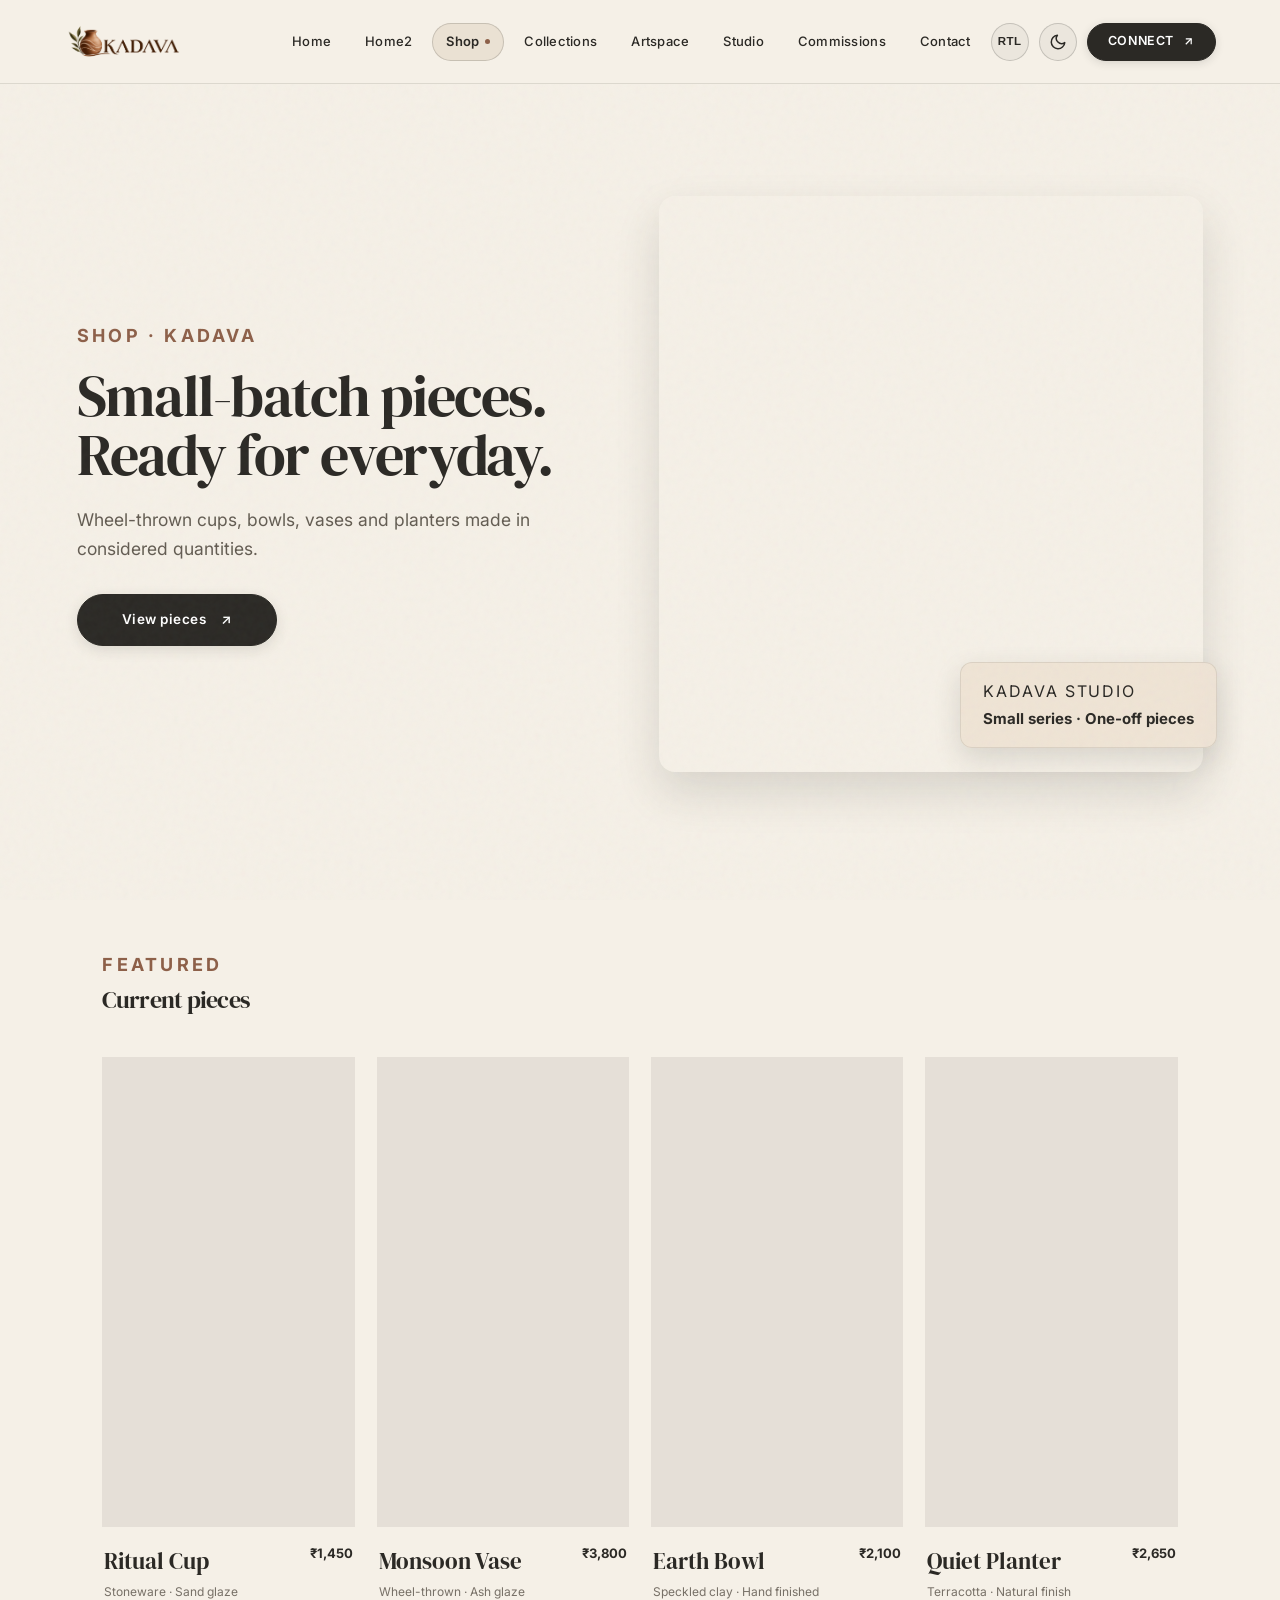
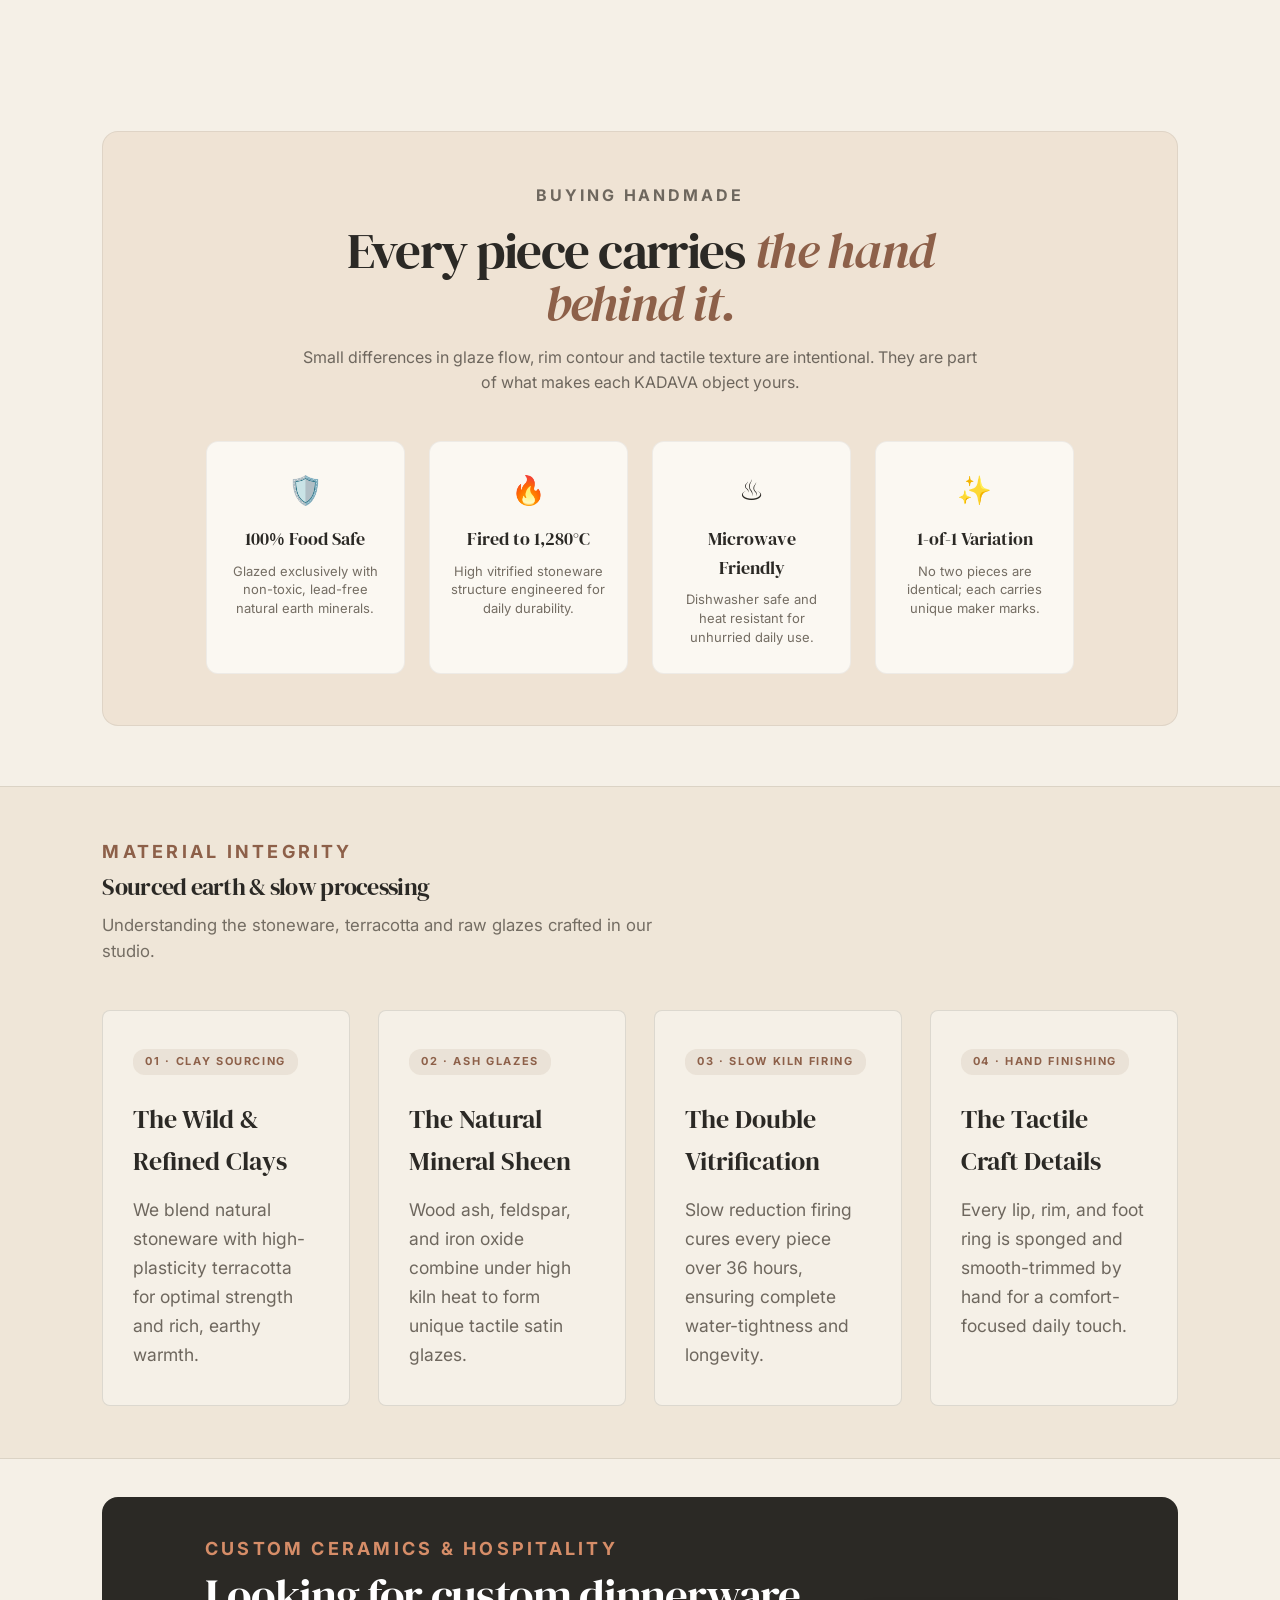
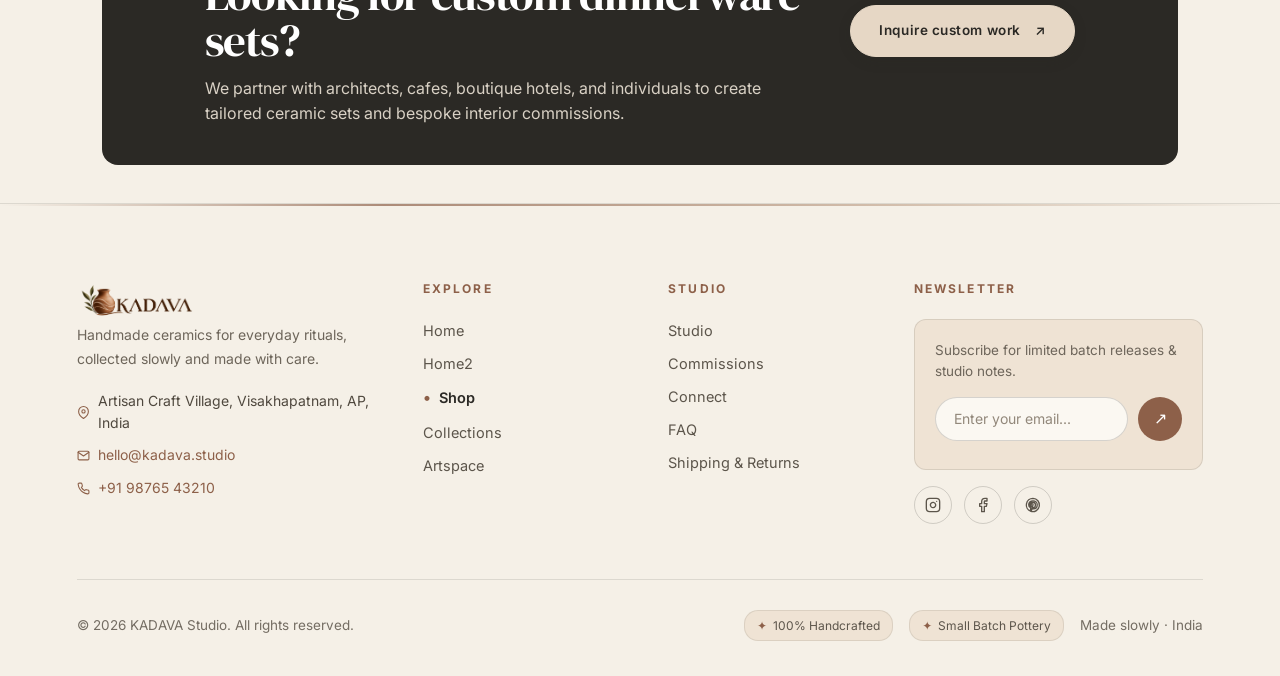
<file: shop.html>
<!DOCTYPE html>
<html lang="en">

<head>
  <meta charset="UTF-8">
  <meta name="viewport" content="width=device-width, initial-scale=1.0">
  <meta name="description" content="KADAVA — handmade pottery, ceramics, artist objects and custom commissions.">
  <title>Shop — KADAVA</title>
  <link rel="preconnect" href="https://fonts.googleapis.com">
  <link rel="preconnect" href="https://fonts.gstatic.com" crossorigin>
  <link
    href="https://fonts.googleapis.com/css2?family=Cairo:wght@400;600;700&family=DM+Serif+Display&family=Inter:wght@400;500;600&display=swap"
    rel="stylesheet">
  <link rel="icon" type="image/png" href="assets/favicon.png">
  <link rel="stylesheet" href="style.css?v=20261013c">
  <script>
    (function () {
      var t = localStorage.getItem('kadava_theme');
      if (t === 'dark' || (!t && window.matchMedia('(prefers-color-scheme: dark)').matches)) {
        document.documentElement.setAttribute('data-theme', 'dark');
      }
      var d = localStorage.getItem('kadava_dir');
      if (d === 'rtl') {
        document.documentElement.setAttribute('dir', 'rtl');
      }
    })();
  </script>
</head>

<body>
  <div class="grain"></div>
  <header class="site-header" id="top">
    <a class="brand" href="index.html">
      <img src="assets/logo.png" alt="KADAVA Logo" class="brand-logo-img">
    </a>
    <button class="menu-toggle" aria-label="Open menu" aria-expanded="false">
      <span></span><span></span><span></span>
    </button>
    <nav class="nav">
      <a href="index.html">Home</a>
      <a href="home2.html">Home2</a>
      <a href="shop.html" class="active">Shop</a>
      <a href="collections.html">Collections</a>
      <a href="artspace.html">Artspace</a>
      <a href="studio.html">Studio</a>
      <a href="commissions.html">Commissions</a>
      <a href="connect.html">Contact</a>
      <div class="header-actions">
        <a class="header-connect-btn" href="connect.html">
          <span>Connect</span>
          <svg viewBox="0 0 24 24">
            <line x1="7" y1="17" x2="17" y2="7"></line>
            <polyline points="7 7 17 7 17 17"></polyline>
          </svg>
        </a>
      </div>
    </nav>
  </header>

  <main>
    <section class="hero section reveal">
      <div class="hero-copy">
        <p class="eyebrow">SHOP · KADAVA</p>
        <h1>Small-batch pieces. Ready for everyday.</em></h1>
        <p class="hero-text">Wheel-thrown cups, bowls, vases and planters made in considered quantities.</p>
        <a class="button button-dark" href="#shopGrid">View pieces <span>↗</span></a>
      </div>
      <div class="hero-art">
        <div class="hero-image"
          style="background-image:url('https://static.wixstatic.com/media/ab9121_84519cc8d3e144a28798225bfaca7c50~mv2.jpg')">
        </div>
        <div class="floating-note">KADAVA STUDIO<br><strong>Small series · One-off pieces</strong></div>
      </div>
    </section>

    <section class="shop section reveal" id="shopGrid">
      <div class="section-head">
        <div>
          <p class="eyebrow">FEATURED</p>
          <h2>Current pieces</h2>
        </div>
      </div>
      <div class="product-grid">
        <article class="product-card">
          <div class="product-image"
            style="background-image:url('https://images.unsplash.com/photo-1578749556568-bc2c40e68b61?q=85&w=2000&auto=format&fit=crop')">
            <button class="quick" data-add>Add to cart</button>
          </div>
          <div class="product-meta">
            <div>
              <h3>Ritual Cup</h3>
              <p>Stoneware · Sand glaze</p>
            </div>
            <strong>₹1,450</strong>
          </div>
        </article>
        <article class="product-card">
          <div class="product-image"
            style="background-image:url('https://static.wixstatic.com/media/f7b853_1bd9d97bd9a34db7acebd3271c4d1681~mv2.jpg')">
            <button class="quick" data-add>Add to cart</button>
          </div>
          <div class="product-meta">
            <div>
              <h3>Monsoon Vase</h3>
              <p>Wheel-thrown · Ash glaze</p>
            </div>
            <strong>₹3,800</strong>
          </div>
        </article>
        <article class="product-card">
          <div class="product-image"
            style="background-image:url('https://images.squarespace-cdn.com/content/v1/684fb4071e017004de7840f3/1768325100007-C0KAZ613T3IZPOUA1K69/image-asset.jpeg?format=2500w')">
            <button class="quick" data-add>Add to cart</button>
          </div>
          <div class="product-meta">
            <div>
              <h3>Earth Bowl</h3>
              <p>Speckled clay · Hand finished</p>
            </div>
            <strong>₹2,100</strong>
          </div>
        </article>
        <article class="product-card">
          <div class="product-image"
            style="background-image:url('https://cdn.shopify.com/s/files/1/0601/4002/8137/files/Copy_of_Lea_Durie-54.jpg?v=1658565423')">
            <button class="quick" data-add>Add to cart</button>
          </div>
          <div class="product-meta">
            <div>
              <h3>Quiet Planter</h3>
              <p>Terracotta · Natural finish</p>
            </div>
            <strong>₹2,650</strong>
          </div>
        </article>
      </div>
    </section>

    <!-- SHOP HANDMADE QUALITY BANNER (UNIQUE TO SHOP) -->
    <section class="shop-guarantee-section section reveal">
      <div class="guarantee-inner">
        <div class="guarantee-header">
          <p class="eyebrow">BUYING HANDMADE</p>
          <h2>Every piece carries <em>the hand behind it.</em></h2>
          <p>Small differences in glaze flow, rim contour and tactile texture are intentional. They are part of what
            makes each KADAVA object yours.</p>
        </div>

        <div class="guarantee-grid">
          <div class="guarantee-card">
            <div class="guarantee-icon">🛡️</div>
            <h4>100% Food Safe</h4>
            <p>Glazed exclusively with non-toxic, lead-free natural earth minerals.</p>
          </div>
          <div class="guarantee-card">
            <div class="guarantee-icon">🔥</div>
            <h4>Fired to 1,280°C</h4>
            <p>High vitrified stoneware structure engineered for daily durability.</p>
          </div>
          <div class="guarantee-card">
            <div class="guarantee-icon">♨️</div>
            <h4>Microwave Friendly</h4>
            <p>Dishwasher safe and heat resistant for unhurried daily use.</p>
          </div>
          <div class="guarantee-card">
            <div class="guarantee-icon">✨</div>
            <h4>1-of-1 Variation</h4>
            <p>No two pieces are identical; each carries unique maker marks.</p>
          </div>
        </div>
      </div>
    </section>

    <!-- NEW SECTION 1: CRAFT & MATERIAL INTEGRITY GUIDE -->
    <section class="craft-materials-section reveal">
      <div class="section-head">
        <div>
          <p class="eyebrow">MATERIAL INTEGRITY</p>
          <h2>Sourced earth & slow processing</h2>
        </div>
        <p class="muted">Understanding the stoneware, terracotta and raw glazes crafted in our studio.</p>
      </div>
      <div class="materials-grid">
        <div class="process-card">
          <span class="process-step">01 · Clay Sourcing</span>
          <h3>The Wild & Refined Clays</h3>
          <p>We blend natural stoneware with high-plasticity terracotta for optimal strength and rich, earthy warmth.
          </p>
        </div>
        <div class="process-card">
          <span class="process-step">02 · Ash Glazes</span>
          <h3>The Natural Mineral Sheen</h3>
          <p>Wood ash, feldspar, and iron oxide combine under high kiln heat to form unique tactile satin glazes.</p>
        </div>
        <div class="process-card">
          <span class="process-step">03 · Slow Kiln Firing</span>
          <h3>The Double Vitrification</h3>
          <p>Slow reduction firing cures every piece over 36 hours, ensuring complete water-tightness and longevity.</p>
        </div>
        <div class="process-card">
          <span class="process-step">04 · Hand Finishing</span>
          <h3>The Tactile Craft Details</h3>
          <p>Every lip, rim, and foot ring is sponged and smooth-trimmed by hand for a comfort-focused daily touch.</p>
        </div>
      </div>
    </section>

    <!-- NEW SECTION 2: BESPOKE STUDIO COMMISSIONS BANNER -->
    <section class="shop-care-banner reveal">
      <div>
        <p class="eyebrow" style="color:#d68d68; margin-bottom:8px;">CUSTOM CERAMICS & HOSPITALITY</p>
        <h2
          style="font-family:'DM Serif Display',serif; font-size: clamp(2rem, 3.5vw, 3rem); font-weight:400; margin:0 0 12px; color:#ffffff;">
          Looking for custom dinnerware sets?</h2>
        <p style="font-size:16px; color:#d9d1c5; max-width:560px; margin:0;">We partner with architects, cafes, boutique
          hotels, and individuals to create tailored ceramic sets and bespoke interior commissions.</p>
      </div>
      <a class="button button-light" href="commissions.html" style="white-space:nowrap;">Inquire custom work
        <span>↗</span></a>
    </section>
  </main>

  <footer>
    <div class="footer-grid">
      <div class="footer-brand-col">
        <a class="brand footer-brand" href="index.html">
          <img src="assets/logo.png" alt="KADAVA Logo" class="brand-logo-img">
        </a>
        <p class="footer-note">Handmade ceramics for everyday rituals, collected slowly and made with care.</p>
        <div class="footer-contact-info">
          <span><svg width="13" height="13" viewBox="0 0 24 24" fill="none" stroke="currentColor" stroke-width="2"
              stroke-linecap="round" stroke-linejoin="round">
              <path d="M21 10c0 7-9 13-9 13s-9-6-9-13a9 9 0 0 1 18 0z"></path>
              <circle cx="12" cy="10" r="3"></circle>
            </svg> Artisan Craft Village, Visakhapatnam, AP, India</span>
          <a href="mailto:hello@kadava.studio"><svg width="13" height="13" viewBox="0 0 24 24" fill="none"
              stroke="currentColor" stroke-width="2" stroke-linecap="round" stroke-linejoin="round">
              <path d="M4 4h16c1.1 0 2 .9 2 2v12c0 1.1-.9 2-2 2H4c-1.1 0-2-.9-2-2V6c0-1.1.9-2 2-2z"></path>
              <polyline points="22,6 12,13 2,6"></polyline>
            </svg> hello@kadava.studio</a>
          <a href="tel:+919876543210"><svg width="13" height="13" viewBox="0 0 24 24" fill="none" stroke="currentColor"
              stroke-width="2" stroke-linecap="round" stroke-linejoin="round">
              <path
                d="M22 16.92v3a2 2 0 0 1-2.18 2 19.79 19.79 0 0 1-8.63-3.07 19.5 19.5 0 0 1-6-6 19.79 19.79 0 0 1-3.07-8.67A2 2 0 0 1 4.11 2h3a2 2 0 0 1 2 1.72 12.84 12.84 0 0 0 .7 2.81 2 2 0 0 1-.45 2.11L8.09 9.91a16 16 0 0 0 6 6l1.27-1.27a2 2 0 0 1 2.11-.45 12.84 12.84 0 0 0 2.81.7A2 2 0 0 1 22 16.92z">
              </path>
            </svg> +91 98765 43210</a>
        </div>
      </div>
      <div>
        <p class="footer-label">Explore</p>
        <div class="footer-links">
          <a href="index.html">Home</a>
          <a href="home2.html">Home2</a>
          <a href="shop.html" class="active">Shop</a>
          <a href="collections.html">Collections</a>
          <a href="artspace.html">Artspace</a>
        </div>
      </div>
      <div>
        <p class="footer-label">Studio</p>
        <div class="footer-links">
          <a href="studio.html">Studio</a>
          <a href="commissions.html">Commissions</a>
          <a href="connect.html">Connect</a>
          <a href="#">FAQ</a>
          <a href="#">Shipping & Returns</a>
        </div>
      </div>
      <div class="footer-newsletter-col">
        <p class="footer-label">Newsletter</p>
        <div class="footer-newsletter-box">
          <p>Subscribe for limited batch releases & studio notes.</p>
          <form class="newsletter">
            <input type="email" placeholder="Enter your email..." aria-label="Email" required>
            <button type="submit" aria-label="Subscribe">↗</button>
          </form>
          <div class="newsletter-msg"></div>
        </div>
        <div class="socials">
          <a href="#" aria-label="Instagram" title="Instagram">
            <svg viewBox="0 0 24 24" width="16" height="16" fill="none" stroke="currentColor" stroke-width="2"
              stroke-linecap="round" stroke-linejoin="round">
              <rect x="2" y="2" width="20" height="20" rx="5" ry="5"></rect>
              <path d="M16 11.37A4 4 0 1 1 12.63 8 4 4 0 0 1 16 11.37z"></path>
              <line x1="17.5" y1="6.5" x2="17.51" y2="6.5"></line>
            </svg>
          </a>
          <a href="#" aria-label="Facebook" title="Facebook">
            <svg viewBox="0 0 24 24" width="16" height="16" fill="none" stroke="currentColor" stroke-width="2"
              stroke-linecap="round" stroke-linejoin="round">
              <path d="M18 2h-3a5 5 0 0 0-5 5v3H7v4h3v8h4v-8h3l1-4h-4V7a1 1 0 0 1 1-1h3z"></path>
            </svg>
          </a>
          <a href="#" aria-label="Pinterest" title="Pinterest">
            <svg viewBox="0 0 24 24" width="16" height="16" fill="none" stroke="currentColor" stroke-width="2"
              stroke-linecap="round" stroke-linejoin="round">
              <path
                d="M12 2a10 10 0 0 0-3.66 19.31c-.08-.84-.15-2.13.03-3.05l1.1-4.66s-.28-.56-.28-1.39c0-1.3.75-2.27 1.7-2.27.8 0 1.18.6 1.18 1.32 0 .8-.51 2-.78 3.12-.22.94.47 1.7 1.4 1.7 1.68 0 2.97-1.77 2.97-4.33 0-2.26-1.63-3.84-3.95-3.84-2.69 0-4.27 2.02-4.27 4.1 0 .81.31 1.68.7 2.16.08.09.09.17.06.31l-.26 1.07c-.04.17-.15.22-.34.13-1.25-.58-2.03-2.4-2.03-3.87 0-3.15 2.29-6.04 6.6-6.04 3.47 0 6.16 2.47 6.16 5.77 0 3.44-2.17 6.21-5.18 6.21-1.01 0-1.97-.53-2.3-1.15l-.62 2.38c-.23.88-.84 1.98-1.26 2.65A10 10 0 1 0 12 2z">
              </path>
            </svg>
          </a>
        </div>
      </div>
    </div>
    <div class="footer-bottom">
      <span>© <span id="year"></span> KADAVA Studio. All rights reserved.</span>
      <div class="footer-bottom-badges">
        <span class="badge-tag"><span>✦</span> 100% Handcrafted</span>
        <span class="badge-tag"><span>✦</span> Small Batch Pottery</span>
        <span>Made slowly · India</span>
      </div>
    </div>
  </footer>

  <button class="back-top" id="backTop" aria-label="Back to top">
    <svg width="18" height="18" viewBox="0 0 24 24" fill="none" stroke="currentColor" stroke-width="2.5"
      stroke-linecap="round" stroke-linejoin="round">
      <line x1="12" y1="19" x2="12" y2="5"></line>
      <polyline points="5 12 12 5 19 12"></polyline>
    </svg>
  </button>
  <script src="theme.js"></script>
  <script src="rtl.js"></script>
  <script src="script.js"></script>
</body>

</html>
</file>
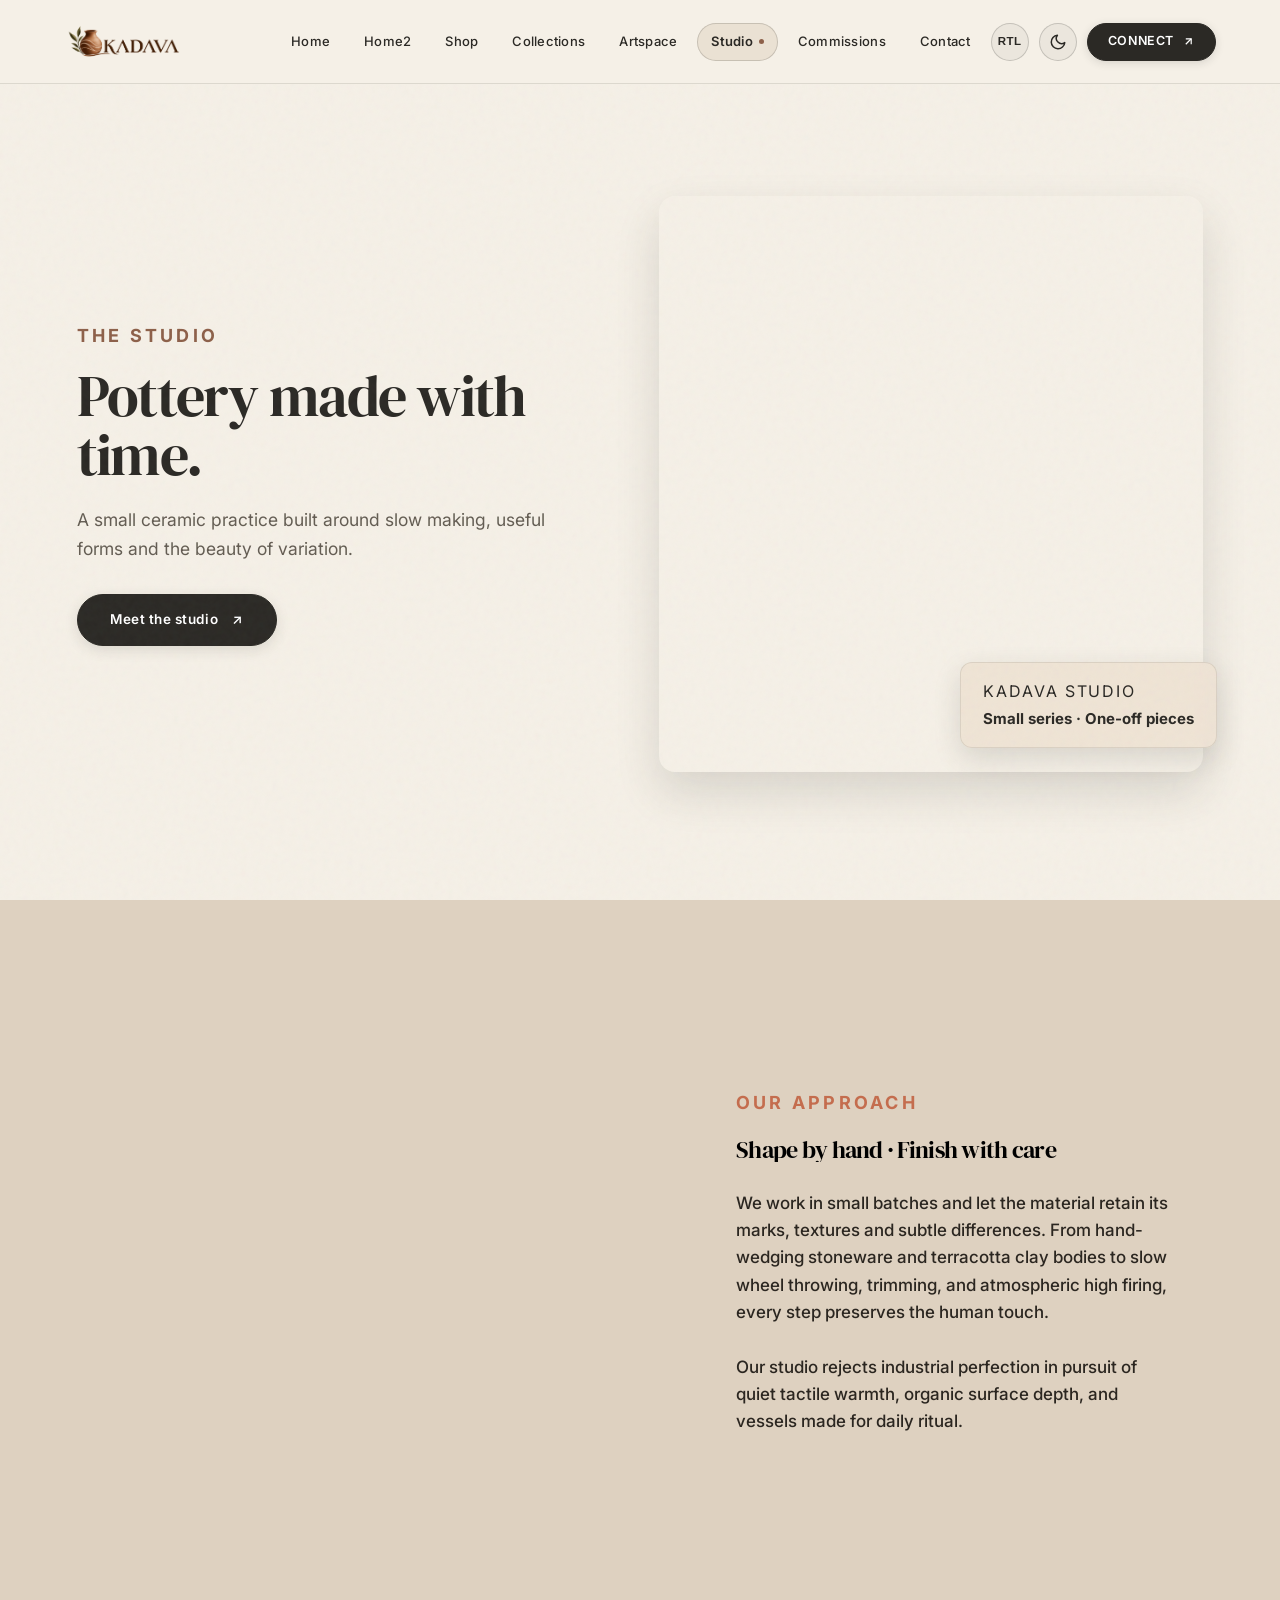
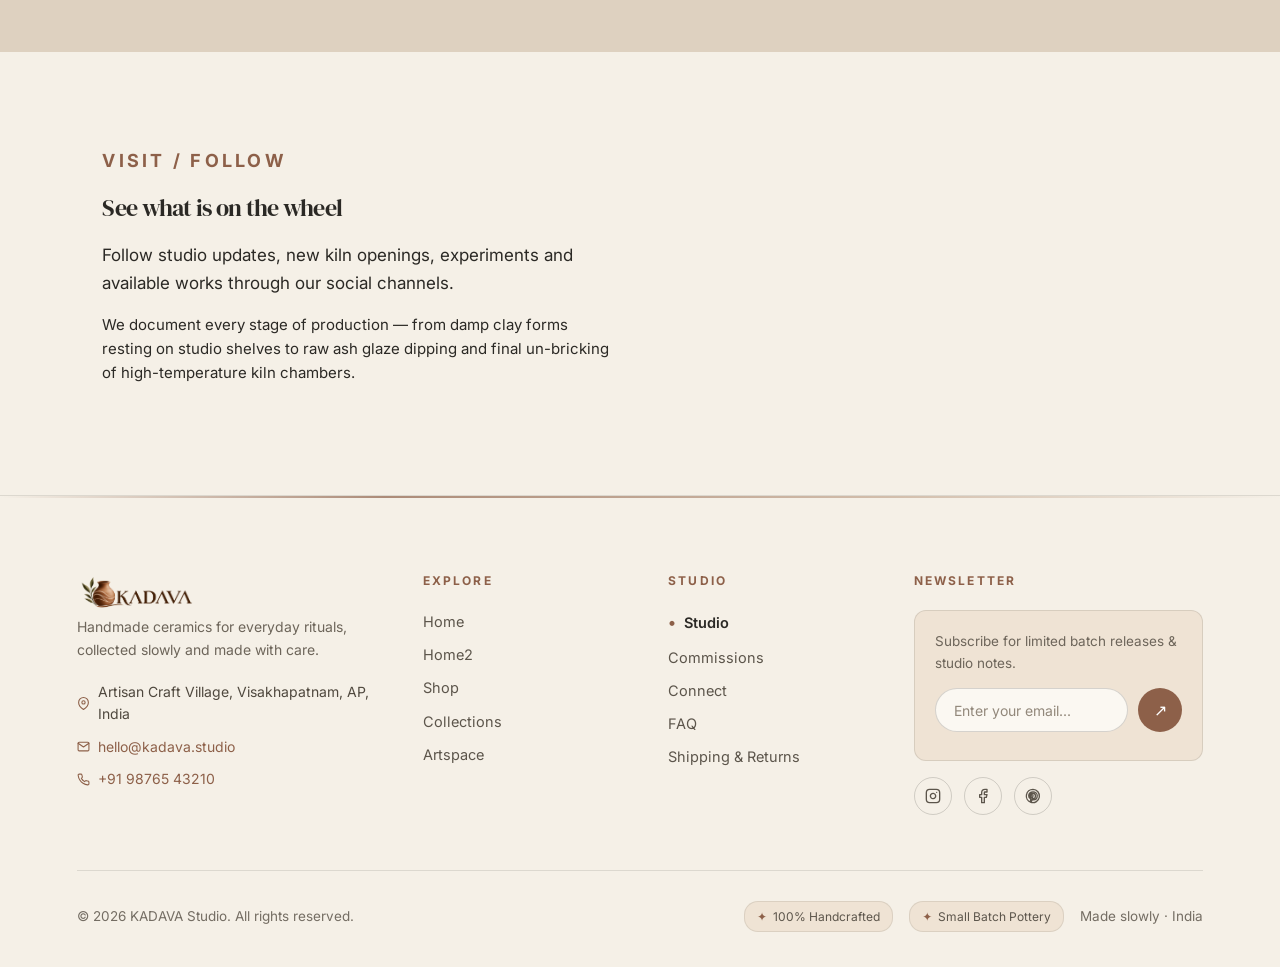
<file: studio.html>
<!DOCTYPE html>
<html lang="en">

<head>
  <meta charset="UTF-8">
  <meta name="viewport" content="width=device-width, initial-scale=1.0">
  <meta name="description" content="KADAVA — handmade pottery, ceramics, artist objects and custom commissions.">
  <title>Studio — KADAVA</title>
  <link rel="preconnect" href="https://fonts.googleapis.com">
  <link rel="preconnect" href="https://fonts.gstatic.com" crossorigin>
  <link
    href="https://fonts.googleapis.com/css2?family=Cairo:wght@400;600;700&family=DM+Serif+Display&family=Inter:wght@400;500;600&display=swap"
    rel="stylesheet">
  <link rel="icon" type="image/png" href="assets/favicon.png">
  <link rel="stylesheet" href="style.css?v=20261013c">
  <script>
    (function () {
      var t = localStorage.getItem('kadava_theme');
      if (t === 'dark' || (!t && window.matchMedia('(prefers-color-scheme: dark)').matches)) {
        document.documentElement.setAttribute('data-theme', 'dark');
      }
      var d = localStorage.getItem('kadava_dir');
      if (d === 'rtl') {
        document.documentElement.setAttribute('dir', 'rtl');
      }
    })();
  </script>
</head>

<body>
  <div class="grain"></div>
  <header class="site-header" id="top">
    <a class="brand" href="index.html">
      <img src="assets/logo.png" alt="KADAVA Logo" class="brand-logo-img">
    </a>
    <button class="menu-toggle" aria-label="Open menu" aria-expanded="false">
      <span></span><span></span><span></span>
    </button>
    <nav class="nav">
      <a href="index.html">Home</a>
      <a href="home2.html">Home2</a>
      <a href="shop.html">Shop</a>
      <a href="collections.html">Collections</a>
      <a href="artspace.html">Artspace</a>
      <a href="studio.html" class="active">Studio</a>
      <a href="commissions.html">Commissions</a>
      <a href="connect.html">Contact</a>
      <div class="header-actions">
        <a class="header-connect-btn" href="connect.html">
          <span>Connect</span>
          <svg viewBox="0 0 24 24">
            <line x1="7" y1="17" x2="17" y2="7"></line>
            <polyline points="7 7 17 7 17 17"></polyline>
          </svg>
        </a>
      </div>
    </nav>
  </header>

  <main>
    <section class="hero section reveal">
      <div class="hero-copy">
        <p class="eyebrow">THE STUDIO</p>
        <h1>Pottery made with time.</em></h1>
        <p class="hero-text">A small ceramic practice built around slow making, useful forms and the beauty of
          variation.</p>
        <a class="button button-dark" href="shop.html">Meet the studio <span>↗</span></a>
      </div>
      <div class="hero-art">
        <div class="hero-image"
          style="background-image:url('https://media.assettype.com/kanpurwants/2024-01/a63af82c-451e-417c-a194-4998f8ec193d/Solar_Craft_1.jpg?auto=format,compress&fit=max&w=1800')">
        </div>
        <div class="floating-note">KADAVA STUDIO<br><strong>Small series · One-off pieces</strong></div>
      </div>
    </section>

    <section class="studio section reveal">
      <div class="studio-photo"
        style="background-image:url('https://cdn.shopify.com/s/files/1/2784/4712/files/Slowpottery_Store_Update_Been_A_While-2.jpg?v=1711793384')">
      </div>
      <div class="studio-copy" style="color: #2b2620 !important;">
        <p class="eyebrow" style="color: #c46d4e !important;">OUR APPROACH</p>
        <h2 class="single-line-heading" style="color: #000000 !important;">Shape by hand · Finish with care</h2>
        <p style="color: #2b2620 !important; font-weight: 500;">We work in small batches and let the material retain its
          marks, textures and
          subtle differences. From hand-wedging stoneware and terracotta clay bodies to slow wheel throwing, trimming,
          and atmospheric high firing, every step preserves the human touch.</p>
        <p style="color: #2b2620 !important; font-weight: 500; margin-top:14px;">Our studio rejects industrial
          perfection in pursuit of
          quiet tactile warmth, organic surface depth, and vessels made for daily ritual.</p>
      </div>

    </section>

    <section class="intro section reveal">
      <div class="studio-wheel-grid"
        style="display:grid; grid-template-columns:repeat(auto-fit, minmax(300px, 1fr)); gap:40px; align-items:center;">
        <div>
          <p class="eyebrow">VISIT / FOLLOW</p>
          <h2 class="single-line-heading heading-dark-contrast">See what is on the wheel</h2>
          <p class="text-dark-contrast" style="font-size:17px; line-height:1.65; margin-bottom:16px;">Follow studio
            updates, new kiln openings, experiments and available works through our social channels.</p>
          <p class="text-dark-contrast" style="font-size:15px; line-height:1.6;">We document every stage of production —
            from damp clay forms resting on studio shelves to raw ash glaze dipping and final un-bricking of
            high-temperature kiln chambers.</p>
        </div>
        <div
          style="height:340px; min-height:280px; background-size:cover; background-position:center; border-radius:12px; background-image:url('https://media.assettype.com/gomantaktimes%2F2024-02%2F47ad32bd-10c2-42f4-b559-694a7cd25c84%2Fpo3.JPG')">
        </div>
      </div>
    </section>
  </main>

  <footer>
    <div class="footer-grid">
      <div class="footer-brand-col">
        <a class="brand footer-brand" href="index.html">
          <img src="assets/logo.png" alt="KADAVA Logo" class="brand-logo-img">
        </a>
        <p class="footer-note">Handmade ceramics for everyday rituals, collected slowly and made with care.</p>
        <div class="footer-contact-info">
          <span><svg width="13" height="13" viewBox="0 0 24 24" fill="none" stroke="currentColor" stroke-width="2"
              stroke-linecap="round" stroke-linejoin="round">
              <path d="M21 10c0 7-9 13-9 13s-9-6-9-13a9 9 0 0 1 18 0z"></path>
              <circle cx="12" cy="10" r="3"></circle>
            </svg> Artisan Craft Village, Visakhapatnam, AP, India</span>
          <a href="mailto:hello@kadava.studio"><svg width="13" height="13" viewBox="0 0 24 24" fill="none"
              stroke="currentColor" stroke-width="2" stroke-linecap="round" stroke-linejoin="round">
              <path d="M4 4h16c1.1 0 2 .9 2 2v12c0 1.1-.9 2-2 2H4c-1.1 0-2-.9-2-2V6c0-1.1.9-2 2-2z"></path>
              <polyline points="22,6 12,13 2,6"></polyline>
            </svg> hello@kadava.studio</a>
          <a href="tel:+919876543210"><svg width="13" height="13" viewBox="0 0 24 24" fill="none" stroke="currentColor"
              stroke-width="2" stroke-linecap="round" stroke-linejoin="round">
              <path
                d="M22 16.92v3a2 2 0 0 1-2.18 2 19.79 19.79 0 0 1-8.63-3.07 19.5 19.5 0 0 1-6-6 19.79 19.79 0 0 1-3.07-8.67A2 2 0 0 1 4.11 2h3a2 2 0 0 1 2 1.72 12.84 12.84 0 0 0 .7 2.81 2 2 0 0 1-.45 2.11L8.09 9.91a16 16 0 0 0 6 6l1.27-1.27a2 2 0 0 1 2.11-.45 12.84 12.84 0 0 0 2.81.7A2 2 0 0 1 22 16.92z">
              </path>
            </svg> +91 98765 43210</a>
        </div>
      </div>
      <div>
        <p class="footer-label">Explore</p>
        <div class="footer-links">
          <a href="index.html">Home</a>
          <a href="home2.html">Home2</a>
          <a href="shop.html">Shop</a>
          <a href="collections.html">Collections</a>
          <a href="artspace.html">Artspace</a>
        </div>
      </div>
      <div>
        <p class="footer-label">Studio</p>
        <div class="footer-links">
          <a href="studio.html" class="active">Studio</a>
          <a href="commissions.html">Commissions</a>
          <a href="connect.html">Connect</a>
          <a href="#">FAQ</a>
          <a href="#">Shipping & Returns</a>
        </div>
      </div>
      <div class="footer-newsletter-col">
        <p class="footer-label">Newsletter</p>
        <div class="footer-newsletter-box">
          <p>Subscribe for limited batch releases & studio notes.</p>
          <form class="newsletter">
            <input type="email" placeholder="Enter your email..." aria-label="Email" required>
            <button type="submit" aria-label="Subscribe">↗</button>
          </form>
          <div class="newsletter-msg"></div>
        </div>
        <div class="socials">
          <a href="#" aria-label="Instagram" title="Instagram">
            <svg viewBox="0 0 24 24" width="16" height="16" fill="none" stroke="currentColor" stroke-width="2"
              stroke-linecap="round" stroke-linejoin="round">
              <rect x="2" y="2" width="20" height="20" rx="5" ry="5"></rect>
              <path d="M16 11.37A4 4 0 1 1 12.63 8 4 4 0 0 1 16 11.37z"></path>
              <line x1="17.5" y1="6.5" x2="17.51" y2="6.5"></line>
            </svg>
          </a>
          <a href="#" aria-label="Facebook" title="Facebook">
            <svg viewBox="0 0 24 24" width="16" height="16" fill="none" stroke="currentColor" stroke-width="2"
              stroke-linecap="round" stroke-linejoin="round">
              <path d="M18 2h-3a5 5 0 0 0-5 5v3H7v4h3v8h4v-8h3l1-4h-4V7a1 1 0 0 1 1-1h3z"></path>
            </svg>
          </a>
          <a href="#" aria-label="Pinterest" title="Pinterest">
            <svg viewBox="0 0 24 24" width="16" height="16" fill="none" stroke="currentColor" stroke-width="2"
              stroke-linecap="round" stroke-linejoin="round">
              <path
                d="M12 2a10 10 0 0 0-3.66 19.31c-.08-.84-.15-2.13.03-3.05l1.1-4.66s-.28-.56-.28-1.39c0-1.3.75-2.27 1.7-2.27.8 0 1.18.6 1.18 1.32 0 .8-.51 2-.78 3.12-.22.94.47 1.7 1.4 1.7 1.68 0 2.97-1.77 2.97-4.33 0-2.26-1.63-3.84-3.95-3.84-2.69 0-4.27 2.02-4.27 4.1 0 .81.31 1.68.7 2.16.08.09.09.17.06.31l-.26 1.07c-.04.17-.15.22-.34.13-1.25-.58-2.03-2.4-2.03-3.87 0-3.15 2.29-6.04 6.6-6.04 3.47 0 6.16 2.47 6.16 5.77 0 3.44-2.17 6.21-5.18 6.21-1.01 0-1.97-.53-2.3-1.15l-.62 2.38c-.23.88-.84 1.98-1.26 2.65A10 10 0 1 0 12 2z">
              </path>
            </svg>
          </a>
        </div>
      </div>
    </div>
    <div class="footer-bottom">
      <span>© <span id="year"></span> KADAVA Studio. All rights reserved.</span>
      <div class="footer-bottom-badges">
        <span class="badge-tag"><span>✦</span> 100% Handcrafted</span>
        <span class="badge-tag"><span>✦</span> Small Batch Pottery</span>
        <span>Made slowly · India</span>
      </div>
    </div>
  </footer>

  <button class="back-top" id="backTop" aria-label="Back to top">
    <svg width="18" height="18" viewBox="0 0 24 24" fill="none" stroke="currentColor" stroke-width="2.5"
      stroke-linecap="round" stroke-linejoin="round">
      <line x1="12" y1="19" x2="12" y2="5"></line>
      <polyline points="5 12 12 5 19 12"></polyline>
    </svg>
  </button>
  <script src="theme.js"></script>
  <script src="rtl.js"></script>
  <script src="script.js"></script>
</body>

</html>
</file>
<file: style.css>
* {
  box-sizing: border-box
}

html {
  scroll-behavior: smooth;
  overflow-x: hidden;
}

body {
  margin: 0;
  background: #f5f0e7;
  color: #2b2925;
  font-family: Inter, system-ui, -apple-system, BlinkMacSystemFont, "Segoe UI", Roboto, sans-serif;
  font-size: 16px;
  line-height: 1.6;
  overflow-x: hidden;
}

/* Background Grain Texture */
.grain {
  position: fixed;
  inset: 0;
  pointer-events: none;
  opacity: .035;
  z-index: 50;
  background-image: url("data:image/svg+xml,%3Csvg viewBox='0 0 160 160' xmlns='http://www.w3.org/2000/svg'%3E%3Cfilter id='n'%3E%3CfeTurbulence type='fractalNoise' baseFrequency='.9' numOctaves='4' stitchTiles='stitch'/%3E%3C/filter%3E%3Crect width='100%25' height='100%25' filter='url(%23n)'/%3E%3C/svg%3E");
}

/* Header & Navigation System */
.site-header {
  height: 84px;
  width: 100%;
  display: flex;
  align-items: center;
  justify-content: space-between;
  padding: 0 5vw;
  border-bottom: 1px solid rgba(43, 41, 37, 0.12);
  position: fixed;
  top: 0;
  left: 0;
  background: rgba(245, 240, 231, .95);
  backdrop-filter: blur(14px);
  -webkit-backdrop-filter: blur(14px);
  z-index: 100;
  transition: all 0.3s ease;
}

/* Offset body content so it doesn't hide behind the fixed header */
main {
  padding-top: 84px;
}

.brand {
  display: flex;
  gap: 12px;
  align-items: center;
  text-decoration: none;
  color: #2b2925;
  font-weight: 600;
  letter-spacing: .18em;
  font-size: 15px;
  transition: opacity .2s ease;
}

.brand:hover {
  opacity: .85
}

.brand-logo-img {
  height: 42px;
  width: auto;
  max-width: 170px;
  object-fit: contain;
  display: block;
  transition: transform 0.3s ease;
}

.brand:hover .brand-logo-img {
  transform: scale(1.03);
}

.brand-mark {
  display: grid;
  place-items: center;
  width: 28px;
  height: 28px;
  border: 1px solid #2b2925;
  border-radius: 50%;
  font-size: 18px;
  line-height: 1;
  transform: rotate(-25deg);
  transition: transform .4s ease, background-color .3s ease, color .3s ease, border-color .3s ease;
}

.brand:hover .brand-mark {
  transform: rotate(155deg);
  background: #8d6049;
  color: #fff;
  border-color: #8d6049;
}

/* Nav Menu Links */
.nav {
  display: flex;
  align-items: center;
  gap: 16px;
}

.nav a:not(.header-connect-btn) {
  color: #2b2925;
  text-decoration: none;
  font-size: 13px;
  font-weight: 500;
  letter-spacing: .02em;
  padding: 7px 14px;
  border-radius: 20px;
  position: relative;
  transition: all 0.25s ease;
}

.nav a:not(.header-connect-btn):hover {
  color: #8d6049;
  background: rgba(141, 96, 73, 0.08);
}

/* Active Nav Highlight */
.nav a:not(.header-connect-btn).active {
  color: #2b2925;
  font-weight: 600;
  background: #eae1d3;
  box-shadow: inset 0 0 0 1px rgba(43, 41, 37, 0.18);
}

.nav a:not(.header-connect-btn).active::after {
  content: "";
  display: inline-block;
  width: 5px;
  height: 5px;
  background: #8d6049;
  border-radius: 50%;
  margin-left: 6px;
  vertical-align: middle;
}

/* Header Actions Container */
.header-actions {
  display: flex;
  align-items: center;
  gap: 12px;
}

/* Connect CTA Button in Header */
.header-connect-btn,
.nav a.header-connect-btn,
.header-actions .header-connect-btn {
  display: inline-flex;
  align-items: center;
  gap: 8px;
  background: #2b2925;
  color: #ffffff !important;
  text-decoration: none;
  font-size: 12.5px;
  font-weight: 600;
  padding: 9px 20px;
  border-radius: 30px;
  letter-spacing: .05em;
  text-transform: uppercase;
  transition: all 0.3s ease;
  box-shadow: 0 2px 8px rgba(43, 41, 37, 0.15);
  border: 1.5px solid #2b2925;
}

.header-connect-btn span,
.nav a.header-connect-btn span,
.header-actions .header-connect-btn span {
  color: #ffffff !important;
}

.header-connect-btn::after,
.nav a.header-connect-btn::after {
  display: none !important;
}

.header-connect-btn:hover,
.nav a.header-connect-btn:hover {
  background: #8d6049 !important;
  border-color: #8d6049 !important;
  color: #ffffff !important;
  transform: translateY(-1px);
  box-shadow: 0 4px 14px rgba(141, 96, 73, 0.28);
}

.header-connect-btn:hover span,
.nav a.header-connect-btn:hover span {
  color: #ffffff !important;
}

.header-connect-btn.active,
.nav a.header-connect-btn.active {
  background: #8d6049 !important;
  border-color: #8d6049 !important;
  color: #ffffff !important;
  box-shadow: 0 2px 10px rgba(141, 96, 73, 0.3);
}

.header-connect-btn.active span,
.nav a.header-connect-btn.active span {
  color: #ffffff !important;
}

.header-connect-btn svg,
.nav a.header-connect-btn svg {
  width: 13px;
  height: 13px;
  stroke: #ffffff !important;
  fill: none;
  stroke-width: 2.2;
  transition: transform 0.3s ease;
}

.header-connect-btn:hover svg,
.nav a.header-connect-btn:hover svg {
  transform: translate(2px, -2px);
  stroke: #ffffff !important;
}

/* Mobile Menu Toggle */
.menu-toggle {
  display: none;
  background: none;
  border: 0;
  cursor: pointer;
  padding: 8px;
}

/* Hero Section */
.hero.section,
.hero {
  min-height: max(calc(100vh - 84px), 600px);
  display: grid;
  grid-template-columns: 1fr 1.05fr;
  gap: 5vw;
  padding: 0.75vw 6vw 2vw;
  align-items: center;
}

.hero-copy {
  max-width: 600px
}

.eyebrow {
  font-size: 18px;
  letter-spacing: .18em;
  font-weight: 700;
  margin: 0 0 16px;
  color: #8d6049;
  text-transform: uppercase;
}

.hero h1,
h2 {
  font-family: "DM Serif Display", Georgia, serif;
  font-weight: 400;
  line-height: 1.02;
  letter-spacing: -.03em;
}

.hero h1 {
  font-size: clamp(2.8rem, 4.5vw, 4.8rem);
  margin: 0 0 22px;
  color: #2b2925;
}

.hero h1 em,
h2 em {
  font-style: italic;
  color: #8d6049
}

.hero-text {
  max-width: 500px;
  font-size: 18px;
  line-height: 1.6;
  color: #635c52;
  margin-bottom: 30px;
}

.button {
  border: 0;
  padding: 15px 28px;
  display: inline-flex;
  align-items: center;
  justify-content: space-between;
  gap: 28px;
  font: 600 13.5px/1 Inter, sans-serif;
  cursor: pointer;
  transition: all 0.3s ease;
  min-width: 200px;
  text-decoration: none;
  border-radius: 30px;
  letter-spacing: .04em;
  box-shadow: 0 4px 14px rgba(43, 41, 37, 0.12);
}

.button-dark {
  background: #2b2925;
  color: #fff
}

.button-dark:hover {
  background: #8d6049;
  transform: translateY(-2px);
  box-shadow: 0 6px 18px rgba(141, 96, 73, 0.3)
}

.button-light {
  background: #efe3d4;
  color: #2b2925
}

.button-light:hover {
  background: #2b2925;
  color: #fff;
  transform: translateY(-2px)
}

.hero-art {
  position: relative;
  width: 100%;
}

.hero-image {
  height: min(64vh, 600px);
  min-height: 420px;
  background-size: cover;
  background-position: center;
  border-radius: 16px;
  box-shadow: 0 20px 45px rgba(43, 41, 37, 0.14);
  overflow: hidden;
}

.image-a {
  background-image: url("https://www.slowpottery.com/cdn/shop/files/Slowpottery_Store_Update_Been_A_While-7.jpg?v=1711793393")
}

.floating-note {
  position: absolute;
  right: -14px;
  bottom: 24px;
  background: rgba(239, 227, 212, 0.95);
  backdrop-filter: blur(10px);
  -webkit-backdrop-filter: blur(10px);
  padding: 16px 22px;
  font-size: 16px;
  letter-spacing: .12em;
  border-radius: 12px;
  border: 1px solid rgba(43, 41, 37, 0.1);
  box-shadow: 0 10px 28px rgba(43, 41, 37, 0.14);
}

.floating-note strong {
  letter-spacing: 0;
  font-size: 15px;
  display: block;
  margin-top: 2px;
  color: #2b2925
}

/* Base Intro Spacing */
.intro {
  padding: 3.5vw 8vw;
  max-width: 1400px;
  margin: 0 auto;
}

/* ==========================================================================
   1. INDEX PAGE: Editorial Collage & Craft Highlights Bar
   ========================================================================== */
.intro-editorial-grid {
  display: grid;
  grid-template-columns: 1.1fr 0.9fr;
  gap: 5vw;
  align-items: center;
}

.intro-editorial-copy {
  max-width: 560px;
}

.maker-quote-box {
  background: #efe3d4;
  border-left: 3px solid #8d6049;
  padding: 22px 26px;
  margin: 28px 0 32px;
  border-radius: 0 10px 10px 0;
  position: relative;
}

.maker-quote-box p {
  font-family: "DM Serif Display", Georgia, serif;
  font-size: 17px;
  line-height: 1.5;
  color: #2b2925;
  margin: 0 0 10px;
  font-style: italic;
}

.maker-sign {
  font-size: 11px;
  font-weight: 700;
  letter-spacing: 0.12em;
  color: #8d6049;
  text-transform: uppercase;
}

.intro-collage-wrapper {
  position: relative;
  height: 480px;
}

.collage-main-frame {
  position: absolute;
  top: 0;
  left: 0;
  width: 78%;
  height: 84%;
  border-radius: 12px;
  overflow: hidden;
  box-shadow: 0 16px 36px rgba(43, 41, 37, 0.12);
  border: 1px solid rgba(216, 208, 196, 0.6);
  background: #eae1d3;
}

.collage-sub-frame {
  position: absolute;
  bottom: 0;
  right: 0;
  width: 58%;
  height: 54%;
  border-radius: 12px;
  overflow: hidden;
  box-shadow: 0 20px 42px rgba(43, 41, 37, 0.2);
  border: 4px solid #fbf8f2;
  background: #efe3d4;
}

.collage-img {
  width: 100%;
  height: 100%;
  background-size: cover;
  background-position: center;
  background-color: #d8c3b0;
  background-image: linear-gradient(135deg, #d8c3b0 0%, #c4a993 100%);
  transition: transform 0.7s ease;
}

.collage-main-frame:hover .collage-img,
.collage-sub-frame:hover .collage-img {
  transform: scale(1.05);
}

.collage-tag {
  position: absolute;
  top: 18px;
  left: 18px;
  background: rgba(251, 248, 242, 0.92);
  padding: 6px 14px;
  border-radius: 20px;
  font-size: 20px;
  font-weight: 700;
  letter-spacing: 0.12em;
  color: #8d6049;
}

.collage-sub-note {
  position: absolute;
  bottom: 14px;
  left: 14px;
  right: 14px;
  background: rgba(43, 41, 37, 0.88);
  backdrop-filter: blur(8px);
  color: #ffffff;
  padding: 8px 12px;
  border-radius: 6px;
  font-size: 11px;
  font-weight: 600;
  letter-spacing: 0.06em;
  text-align: center;
}

.craft-highlights-bar {
  display: grid;
  grid-template-columns: repeat(3, 1fr);
  gap: 28px;
  margin-top: 55px;
  padding-top: 36px;
  border-top: 1px solid rgba(43, 41, 37, 0.12);
}

.craft-highlight-item {
  display: flex;
  gap: 16px;
  align-items: flex-start;
}

.highlight-num {
  font-family: "DM Serif Display", Georgia, serif;
  font-size: 26px;
  color: #8d6049;
  line-height: 1;
}

.craft-highlight-item strong {
  display: block;
  font-size: 15px;
  color: #2b2925;
  margin-bottom: 4px;
}

.craft-highlight-item p {
  font-size: 13px;
  color: #746d63;
  margin: 0;
  line-height: 1.45;
}

/* ==========================================================================
   2. COMMISSIONS PAGE: Hero Spec Box & 4-Column Use Cases Grid
   ========================================================================== */
.commission-spec-card {
  background: #2b2925;
  color: #fbf8f2;
  border-radius: 14px;
  padding: 34px 30px;
  box-shadow: 0 20px 45px rgba(43, 41, 37, 0.22);
  border: 1px solid rgba(255, 255, 255, 0.08);
}

.spec-badge {
  display: inline-block;
  font-size: 20px;
  font-weight: 700;
  letter-spacing: 0.16em;
  color: #8d6049;
  background: rgba(141, 96, 73, 0.18);
  padding: 5px 12px;
  border-radius: 20px;
  margin-bottom: 12px;
}

.spec-card-header h3 {
  font-family: "DM Serif Display", Georgia, serif;
  font-size: 24px;
  font-weight: 400;
  color: #ffffff;
  margin: 0 0 24px;
}

.spec-list {
  display: flex;
  flex-direction: column;
  gap: 14px;
  margin-bottom: 28px;
  border-top: 1px solid rgba(255, 255, 255, 0.1);
  padding-top: 20px;
}

.spec-row {
  display: flex;
  justify-content: space-between;
  font-size: 13px;
  padding-bottom: 10px;
  border-bottom: 1px dashed rgba(255, 255, 255, 0.08);
}

.spec-row span {
  color: #a59e95;
}

.spec-row strong {
  color: #ffffff;
  font-weight: 500;
}

.spec-btn {
  width: 100%;
  justify-content: center;
  background: #8d6049;
  color: #ffffff;
}

.spec-btn:hover {
  background: #efe3d4;
  color: #2b2925;
}

.usecases-grid {
  display: grid;
  grid-template-columns: repeat(4, 1fr);
  gap: 22px;
  margin-top: 40px;
}

.usecase-card {
  background: #efe3d4;
  padding: 30px 24px;
  border-radius: 12px;
  border: 1px solid rgba(43, 41, 37, 0.08);
  transition: transform 0.35s ease, box-shadow 0.35s ease;
  display: flex;
  flex-direction: column;
  justify-content: space-between;
  min-height: 260px;
}

.usecase-card:hover {
  transform: translateY(-4px);
  box-shadow: 0 14px 30px rgba(43, 41, 37, 0.1);
  background: #eae0d0;
}

.usecase-num {
  font-family: "DM Serif Display", Georgia, serif;
  font-size: 22px;
  color: #8d6049;
}

.usecase-card h3 {
  font-family: "DM Serif Display", Georgia, serif;
  font-size: 22px;
  font-weight: 400;
  color: #2b2925;
  margin: 14px 0 10px;
  line-height: 1.15;
}

.usecase-card p {
  font-size: 13.5px;
  color: #746d63;
  line-height: 1.5;
  margin: 0 0 20px;
}

.usecase-tag {
  align-self: flex-start;
  font-size: 21px;
  font-weight: 700;
  letter-spacing: 0.1em;
  text-transform: uppercase;
  color: #8d6049;
  background: rgba(141, 96, 73, 0.12);
  padding: 5px 12px;
  border-radius: 15px;
}

/* ==========================================================================
   3. SHOP PAGE: Quality & Care Guarantee Horizontal Banner
   ========================================================================== */
.shop-guarantee-section {
  background: #efe3d4;
  border-radius: 16px;
  padding: 60px 50px;
  margin: 60px 8vw;
  border: 1px solid rgba(43, 41, 37, 0.08);
}

.guarantee-header {
  text-align: center;
  max-width: 680px;
  margin: 0 auto 45px;
}

.guarantee-header h2 {
  font-size: clamp(2.4rem, 4vw, 3.8rem);
  margin: 10px 0 14px;
}

.guarantee-header p {
  font-size: 16px;
  color: #6e675e;
  line-height: 1.6;
}

.guarantee-grid {
  display: grid;
  grid-template-columns: repeat(4, 1fr);
  gap: 24px;
}

.guarantee-card {
  background: #fbf8f2;
  padding: 26px 20px;
  border-radius: 12px;
  text-align: center;
  border: 1px solid rgba(43, 41, 37, 0.06);
  transition: transform 0.3s ease;
}

.guarantee-card:hover {
  transform: translateY(-3px);
  box-shadow: 0 10px 24px rgba(43, 41, 37, 0.08);
}

.guarantee-icon {
  font-size: 28px;
  margin-bottom: 12px;
}

.guarantee-card h4 {
  font-family: "DM Serif Display", Georgia, serif;
  font-size: 18px;
  font-weight: 400;
  color: #2b2925;
  margin: 0 0 8px;
}

.guarantee-card p {
  font-size: 13px;
  color: #746d63;
  line-height: 1.45;
  margin: 0;
}

/* ==========================================================================
   4. ARTSPACE PAGE: Artist Residency Split Spotlight
   ========================================================================== */
.artspace-spotlight-section {
  padding: 3vw 8vw;
}

.spotlight-split {
  display: grid;
  grid-template-columns: 1fr 1fr;
  border-radius: 16px;
  overflow: hidden;
  box-shadow: 0 20px 48px rgba(43, 41, 37, 0.14);
}

.spotlight-dark-panel {
  background: #2b2925;
  color: #fbf8f2;
  padding: 60px 50px;
  display: flex;
  flex-direction: column;
  justify-content: center;
}

.spotlight-badge {
  font-size: 21px;
  font-weight: 700;
  letter-spacing: 0.16em;
  color: #8d6049;
  text-transform: uppercase;
  margin-bottom: 14px;
}

.spotlight-dark-panel h2 {
  font-size: clamp(2.5rem, 4vw, 4.2rem);
  color: #ffffff;
  margin: 0 0 20px;
}

.spotlight-dark-panel p {
  font-size: 16px;
  color: #a59e95;
  line-height: 1.6;
  margin-bottom: 28px;
}

.spotlight-quote {
  border-left: 2px solid #8d6049;
  padding-left: 18px;
  margin-bottom: 34px;
  font-style: italic;
  color: #efe3d4;
  font-family: "DM Serif Display", Georgia, serif;
  font-size: 17px;
}

.spotlight-image-panel {
  background-size: cover;
  background-position: center;
  position: relative;
  min-height: 440px;
}

.spotlight-img-tag {
  position: absolute;
  bottom: 22px;
  right: 22px;
  background: rgba(38, 34, 29, 0.85);
  backdrop-filter: blur(8px);
  color: #ffffff;
  padding: 8px 16px;
  border-radius: 20px;
  font-size: 11px;
  font-weight: 600;
  letter-spacing: 0.08em;
}

/* ==========================================================================
   5. COLLECTIONS PAGE: Craft Specs Breakdown Table
   ========================================================================== */
.collections-breakdown-section {
  padding: 3vw 8vw;
}

.breakdown-grid {
  display: grid;
  grid-template-columns: repeat(3, 1fr);
  gap: 26px;
  margin-top: 36px;
}

.breakdown-column {
  background: #efe3d4;
  padding: 34px 28px;
  border-radius: 14px;
  border: 1px solid rgba(43, 41, 37, 0.08);
}

.breakdown-tag {
  font-size: 16px;
  font-weight: 700;
  letter-spacing: 0.14em;
  color: #8d6049;
}

.breakdown-column h3 {
  font-family: "DM Serif Display", Georgia, serif;
  font-size: 30px;
  font-weight: 400;
  color: #2b2925;
  margin: 10px 0 22px;
  padding-bottom: 16px;
  border-bottom: 1px solid rgba(43, 41, 37, 0.14);
}

.breakdown-list {
  list-style: none;
  padding: 0;
  margin: 0;
  display: flex;
  flex-direction: column;
  gap: 16px;
}

.breakdown-list li {
  font-size: 18px;
  color: #38332c;
  line-height: 1.5;
}

.breakdown-list li strong {
  color: #8d6049;
  display: block;
  font-size: 14px;
  font-weight: 700;
  text-transform: uppercase;
  letter-spacing: 0.1em;
  margin-bottom: 4px;
}

/* ==========================================================================
   COLLECTION NOTES SECTION (COLLECTIONS PAGE)
   ========================================================================== */
.collection-notes-section {
  padding: 3vw 8vw;
}

.notes-header-grid {
  display: flex;
  flex-direction: column;
  align-items: flex-start;
  gap: 16px;
  margin-bottom: 45px;
}

.notes-header-grid h2 {
  font-size: clamp(2.4rem, 4.5vw, 3.8rem);
  margin: 0;
  line-height: 1.05;
}

.notes-lead-box p {
  font-size: 16.5px;
  line-height: 1.65;
  color: #6e675e;
  margin: 0 0 16px;
  max-width: 620px;
}

.notes-action-btn {
  display: inline-flex;
  align-items: center;
  gap: 8px;
  font-size: 13px;
  font-weight: 600;
  color: #2b2925;
  text-decoration: none;
  border-bottom: 1.5px solid #2b2925;
  padding-bottom: 3px;
  transition: all 0.3s ease;
}

.notes-action-btn:hover {
  color: #8d6049;
  border-color: #8d6049;
  transform: translateX(4px);
}

.notes-material-grid {
  display: grid;
  grid-template-columns: repeat(3, 1fr);
  gap: 26px;
}

.notes-mat-card {
  background: #efe3d4;
  border-radius: 14px;
  overflow: hidden;
  border: 1px solid rgba(43, 41, 37, 0.08);
  transition: transform 0.35s ease, box-shadow 0.35s ease;
}

.notes-mat-card:hover {
  transform: translateY(-5px);
  box-shadow: 0 16px 36px rgba(43, 41, 37, 0.12);
}

.notes-mat-img {
  height: 260px;
  background-size: cover;
  background-position: center;
  background-color: #d8c3b0;
  background-image: linear-gradient(135deg, #d8c3b0 0%, #c4a993 100%);
  transition: transform 0.7s ease;
}

.notes-mat-card:hover .notes-mat-img {
  transform: scale(1.04);
}

.notes-mat-content {
  padding: 24px 22px 28px;
}

.notes-mat-tag {
  font-size: 21px;
  font-weight: 700;
  letter-spacing: 0.14em;
  color: #8d6049;
  text-transform: uppercase;
}

.notes-mat-content h3 {
  font-family: "DM Serif Display", Georgia, serif;
  font-size: 22px;
  font-weight: 400;
  color: #2b2925;
  margin: 8px 0 10px;
}

.notes-mat-content p {
  font-size: 13.5px;
  color: #746d63;
  line-height: 1.5;
  margin: 0;
}

@media (max-width: 990px) {

  .intro-editorial-grid,
  .spotlight-split,
  .notes-header-grid {
    grid-template-columns: 1fr;
  }

  .usecases-grid,
  .guarantee-grid,
  .breakdown-grid,
  .notes-material-grid,
  .contact-cards-grid {
    grid-template-columns: repeat(2, 1fr);
  }

  .craft-highlights-bar {
    grid-template-columns: 1fr;
    gap: 20px;
  }

  .intro-collage-wrapper {
    height: 380px;
  }
}

@media (max-width: 600px) {

  .usecases-grid,
  .guarantee-grid,
  .breakdown-grid,
  .notes-material-grid,
  .contact-cards-grid {
    grid-template-columns: 1fr;
  }
}

/* ==========================================================================
   CONTACT HUB & SOCIAL SECTION (CONNECT PAGE & GLOBAL)
   ========================================================================== */
.contact-hub-section {
  padding: 3vw 8vw;
}

.contact-cards-grid {
  display: grid;
  grid-template-columns: repeat(4, 1fr);
  gap: 24px;
  margin-top: 40px;
}

.contact-card {
  background: #efe3d4;
  border-radius: 14px;
  padding: 32px 26px;
  border: 1px solid rgba(43, 41, 37, 0.08);
  display: flex;
  flex-direction: column;
  transition: transform 0.35s ease, box-shadow 0.35s ease;
  min-height: 290px;
}

.contact-card:hover {
  transform: translateY(-5px);
  box-shadow: 0 16px 36px rgba(43, 41, 37, 0.12);
  background: #eae0d0;
}

.contact-card-icon {
  width: 44px;
  height: 44px;
  border-radius: 50%;
  background: #2b2925;
  color: #ffffff;
  display: flex;
  align-items: center;
  justify-content: center;
  margin-bottom: 20px;
}

.contact-card-label {
  font-size: 21px;
  font-weight: 700;
  letter-spacing: 0.14em;
  color: #8d6049;
  text-transform: uppercase;
  margin-bottom: 8px;
}

.contact-card h3 {
  font-family: "DM Serif Display", Georgia, serif;
  font-size: 22px;
  font-weight: 400;
  color: #2b2925;
  margin: 0 0 12px;
  line-height: 1.15;
}

.contact-link {
  font-size: 17px;
  font-weight: 600;
  color: #2b2925;
  text-decoration: none;
  margin-bottom: 6px;
  transition: color 0.3s ease;
}

.contact-link:hover {
  color: #8d6049;
}

.contact-sublink {
  font-size: 13px;
  color: #8d6049;
  text-decoration: none;
  font-weight: 600;
  margin-bottom: 14px;
  transition: opacity 0.3s ease;
}

.contact-sublink:hover {
  opacity: 0.8;
}

.contact-address-text {
  font-size: 13.5px;
  line-height: 1.55;
  color: #6e675e;
  margin: 0 0 14px;
}

.contact-subtext {
  font-size: 13px;
  line-height: 1.5;
  color: #746d63;
  margin: 0 0 18px;
}

.contact-hours {
  font-size: 11.5px;
  color: #8a8277;
  font-weight: 500;
  margin-top: auto;
  padding-top: 14px;
  border-top: 1px solid rgba(43, 41, 37, 0.1);
}

.contact-social-pills {
  display: flex;
  flex-wrap: wrap;
  gap: 8px;
  margin-top: auto;
}

.contact-social-pills a {
  display: inline-flex;
  align-items: center;
  gap: 6px;
  background: #2b2925;
  color: #ffffff;
  padding: 6px 12px;
  border-radius: 20px;
  font-size: 11.5px;
  font-weight: 600;
  text-decoration: none;
  transition: all 0.3s ease;
}

.contact-social-pills a:hover {
  background: #8d6049;
  transform: translateY(-2px);
}

.section {
  padding: 4vw 8vw
}

.section-head {
  display: flex;
  flex-direction: column;
  align-items: flex-start;
  justify-content: flex-start;
  gap: 12px;
  margin-bottom: 45px;
}

.section-head>div {
  display: flex;
  flex-direction: column;
  align-items: flex-start;
}

.section-head h2 {
  margin: 0;
}

.section-head .eyebrow {
  margin: 0 0 8px 0;
}

.muted {
  max-width: 600px;
  color: #746d63;
  font-size: 1.05rem;
  line-height: 1.6;
  margin: 0;
}

.section-head .button,
.section-head .text-link {
  margin-top: 6px;
}

/* Products */
.product-grid {
  display: grid;
  grid-template-columns: repeat(4, 1fr);
  gap: 22px
}

.product-image {
  height: 470px;
  background-size: cover;
  background-position: center;
  position: relative;
  overflow: hidden
}

.image-b {
  background-image: url("https://www.auroville.com/cdn/shop/files/DSC_0578.jpg?v=1773895852&width=990")
}

.image-c {
  background-image: url("https://www.thebengalstore.com/cdn/shop/files/82225881431744911723795286.jpg?crop=center&height=1200&v=1737355636&width=1200")
}

.image-d {
  background-image: url("https://www.auroville.com/cdn/shop/files/DSC_0619_9ecc921e-0864-4db1-932d-e142fc5fe19c.jpg?v=1773895952&width=1445")
}

.image-e {
  background-image: url("https://www.amalfieeceramics.com/cdn/shop/products/Peppermint-Ceramic-Lavish-Tea-Set-of-11-Pieces-Amalfiee-Ceramics-1678928185.jpg?v=1678928187")
}

.product-image:after {
  content: "";
  position: absolute;
  inset: 0;
  background: rgba(38, 34, 29, .08);
  transition: .5s
}

.product-card:hover .product-image:after {
  background: rgba(38, 34, 29, 0)
}

.quick {
  position: absolute;
  z-index: 2;
  bottom: 15px;
  left: 15px;
  right: 15px;
  padding: 13px;
  background: #f5f0e7;
  border: 0;
  font: 600 12px Inter;
  opacity: 0;
  transform: translateY(15px);
  transition: .35s;
  cursor: pointer;
}

.product-card:hover .quick {
  opacity: 1;
  transform: none
}

.product-meta {
  display: flex;
  justify-content: space-between;
  gap: 10px;
  padding: 16px 2px
}

.product-meta h3 {
  font-family: "DM Serif Display", Georgia, serif;
  font-weight: 400;
  font-size: 23px;
  margin: 0
}

.product-meta p {
  margin: 2px 0;
  color: #777067;
  font-size: 12px
}

.product-meta strong {
  font-size: 13px;
  white-space: nowrap
}

/* Collections Grid */
.collection-grid {
  display: grid;
  grid-template-columns: 1.2fr .8fr .8fr;
  gap: 16px
}

.collection-card {
  height: 470px;
  background-size: cover;
  background-position: center;
  position: relative;
  text-decoration: none;
  color: #fff;
  display: flex;
  align-items: end;
  padding: 22px;
  font: 400 28px "DM Serif Display";
  overflow: hidden;
}

.collection-card:after,
.art-grid>div:after {
  content: "";
  position: absolute;
  inset: 0;
  background: rgba(28, 24, 20, .16);
  transition: .4s
}

.collection-card:hover:after,
.art-grid>div:hover:after {
  background: rgba(28, 24, 20, .02)
}

.collection-card span,
.art-grid span {
  position: relative;
  z-index: 2
}

.image-k {
  background-image: url("https://www.auroville.com/cdn/shop/files/DSC_0619_9ecc921e-0864-4db1-932d-e142fc5fe19c.jpg?v=1773895952&width=1445")
}

.image-l {
  background-image: url("https://theindiashop.co.uk/cdn/shop/products/sa421-_1of1.jpg?v=1655470831")
}

.image-m {
  background-image: url("https://www.auroville.com/cdn/shop/files/DSC_0578.jpg?v=1773895852&width=990")
}

/* Studio Page */
.studio {
  display: grid;
  grid-template-columns: 1.08fr .92fr;
  align-items: center;
  gap: 9vw;
  background: #ded1c0
}

.studio-photo {
  height: 650px;
  background-size: cover;
  background-position: center
}

.image-f {
  background-image: url("https://cdn.shopify.com/s/files/1/2784/4712/files/Slowpottery_Store_Update_Been_A_While-2.jpg?v=1711793384")
}

.studio-copy {
  max-width: 550px
}

.studio-copy>p:not(.eyebrow) {
  color: #665f56;
  max-width: 480px;
  font-size: 17px;
  margin: 28px 0
}

/* Artspace */
.artspace {
  background: #e9e1d6
}

.art-grid {
  display: grid;
  grid-template-columns: 1.1fr .9fr .9fr;
  grid-template-rows: 330px 420px;
  gap: 16px
}

.art-grid>div {
  position: relative;
  background-size: cover;
  background-position: center;
  overflow: hidden;
  color: #fff;
  padding: 18px;
  font-size: 11px;
  letter-spacing: .14em;
  display: flex;
  align-items: flex-start;
}

.art-grid>div::before {
  content: "";
  position: absolute;
  inset: 0;
  background: linear-gradient(180deg, rgba(0, 0, 0, 0.55) 0%, rgba(0, 0, 0, 0.15) 50%, rgba(0, 0, 0, 0.65) 100%);
  transition: opacity 0.3s ease;
  z-index: 1;
}

.art-grid>div:hover::before {
  opacity: 0.85;
}

.art-grid>div span {
  position: relative;
  z-index: 2;
  background: rgba(18, 16, 14, 0.82);
  backdrop-filter: blur(8px);
  -webkit-backdrop-filter: blur(8px);
  color: #ffffff !important;
  padding: 8px 16px;
  border-radius: 20px;
  font-weight: 600;
  font-size: 12px;
  letter-spacing: 0.12em;
  text-transform: uppercase;
  border: 1px solid rgba(255, 255, 255, 0.35);
  box-shadow: 0 4px 14px rgba(0, 0, 0, 0.45);
  text-shadow: 0 1px 2px rgba(0, 0, 0, 0.6);
  display: inline-block;
}

.art-large {
  grid-row: span 2
}

.art-wide {
  grid-column: span 2
}

.image-g {
  background-image: url("https://www.auroville.com/cdn/shop/files/DSC_0619_9ecc921e-0864-4db1-932d-e142fc5fe19c.jpg?v=1773895952&width=1445")
}

.image-h {
  background-image: url("https://www.auroville.com/cdn/shop/files/DSC_0578.jpg?v=1773895852&width=990")
}

.image-i {
  background-image: url("https://www.thebengalstore.com/cdn/shop/files/82225881431744911723795286.jpg?crop=center&height=1200&v=1737355636&width=1200")
}

.image-j {
  background-image: url("https://www.slowpottery.com/cdn/shop/files/Slowpottery_Store_Update_Been_A_While-7.jpg?v=1711793393")
}

/* Custom / Commissions */
.custom {
  background: #302b26;
  color: #f5f0e7;
  display: grid;
  grid-template-columns: 1fr .8fr;
  gap: 8vw;
  align-items: center
}

.custom h2 {
  color: #f5f0e7
}

.custom-copy>p:not(.eyebrow) {
  max-width: 520px;
  color: #c0b6aa;
  margin: 30px 0
}

.custom-card {
  border: 1px solid #625a52;
  padding: 30px
}

.custom-card>div {
  padding: 7px 0 25px;
  border-bottom: 1px solid #514a43;
  margin-bottom: 20px
}

.custom-card>div:last-child {
  border-bottom: 0;
  margin-bottom: 0
}

.custom-card span {
  font-size: 20px;
  letter-spacing: .15em;
  color: #aaa094
}

.custom-card h3 {
  font: 400 31px/1.05 "DM Serif Display", Georgia, serif;
  margin: 7px 0 0
}

/* Connect Section */
.connect {
  display: grid;
  grid-template-columns: 1fr 1fr;
  gap: 8vw;
  align-items: end
}

.contact-details {
  border-top: 1px solid #cfc6ba;
  padding-top: 20px
}

.contact-details p {
  color: #70695f
}

.contact-details a {
  display: block;
  color: #2b2925;
  text-decoration: none;
  font: 400 clamp(1.5rem, 2.4vw, 2.4rem) "DM Serif Display";
  margin: 7px 0
}

.contact-details a:hover {
  text-decoration: underline
}

/* Redesigned Premium Footer (Matching Hero Background) */
footer {
  background: #f5f0e7;
  color: #2b2925;
  padding: 75px 6vw 35px;
  position: relative;
  overflow: hidden;
  border-top: 1px solid rgba(43, 41, 37, 0.12);
}

footer::before {
  content: "";
  position: absolute;
  top: 0;
  left: 0;
  right: 0;
  height: 2px;
  background: linear-gradient(90deg, transparent, #8d6049 30%, #c4a993 70%, transparent);
  opacity: .7;
}

.footer-grid {
  display: grid;
  grid-template-columns: 1.35fr 0.9fr 0.9fr 1.3fr;
  gap: 45px;
  padding-bottom: 55px;
  border-bottom: 1px solid rgba(43, 41, 37, 0.12);
}

.footer-brand .brand {
  color: #2b2925;
  font-size: 17px;
  margin-bottom: 16px;
}

.footer-brand .brand-mark {
  border-color: #2b2925;
}

.footer-note {
  color: #6d655a;
  font-size: 14px;
  line-height: 1.65;
  max-width: 310px;
  margin: 0 0 20px;
}

.footer-contact-info {
  display: flex;
  flex-direction: column;
  gap: 10px;
  font-size: 14px;
  color: #4f483e;
}

.footer-contact-info span,
.footer-contact-info a {
  display: inline-flex;
  align-items: center;
  gap: 8px;
}

.footer-contact-info a {
  color: #8d6049;
  text-decoration: none;
  transition: color .2s ease;
}

.footer-contact-info a:hover {
  color: #2b2925;
  text-decoration: underline;
}

.footer-contact-info svg {
  stroke: #8d6049;
  flex-shrink: 0;
}

.footer-label {
  font-size: 12px;
  letter-spacing: .18em;
  text-transform: uppercase;
  font-weight: 700;
  color: #8d6049;
  margin: 0 0 20px;
}

.footer-links {
  display: flex;
  flex-direction: column;
  gap: 10px;
}

.footer-links a {
  color: #5c554b;
  text-decoration: none;
  font-size: 14.5px;
  transition: all 0.25s ease;
  display: inline-flex;
  align-items: center;
  gap: 6px;
  width: fit-content;
}

.footer-links a:hover {
  color: #2b2925;
  transform: translateX(4px);
}

/* Active Highlight in Footer Links */
.footer-links a.active {
  color: #2b2925;
  font-weight: 600;
}

.footer-links a.active::before {
  content: "•";
  color: #8d6049;
  font-size: 16px;
  margin-right: 2px;
}

.footer-newsletter-box {
  background: #efe3d4;
  border: 1px solid rgba(43, 41, 37, 0.12);
  border-radius: 12px;
  padding: 20px;
}

.footer-newsletter-box p {
  color: #6d655a;
  font-size: 13.5px;
  margin: 0 0 14px;
}

.newsletter {
  display: flex;
  align-items: center;
  gap: 10px;
  margin-top: 12px;
  width: 100%;
}

.newsletter input {
  display: block;
  flex: 1;
  height: 44px;
  margin: 0;
  background: #fbf8f2;
  border: 1px solid rgba(43, 41, 37, 0.18);
  border-radius: 25px;
  color: #2b2925;
  padding: 0 18px;
  font-size: 14px;
  outline: none;
  box-sizing: border-box;
  transition: border-color 0.3s ease, background 0.3s ease;
}

.newsletter input:focus {
  border-color: #8d6049;
  background: #ffffff;
}

.newsletter input::placeholder {
  color: #92887b;
}

.newsletter button {
  background: #8d6049;
  border: none;
  border-radius: 50%;
  width: 44px;
  height: 44px;
  margin: 0;
  color: #ffffff;
  font-size: 16px;
  display: inline-flex;
  align-items: center;
  justify-content: center;
  cursor: pointer;
  flex-shrink: 0;
  box-sizing: border-box;
  transition: all 0.3s ease;
}

.newsletter button:hover {
  background: #2b2925;
  color: #ffffff;
  transform: scale(1.05);
}

.newsletter-msg {
  font-size: 12.5px;
  color: #8d6049;
  margin-top: 8px;
}

.socials {
  display: flex;
  gap: 12px;
  margin-top: 16px;
}

.socials a {
  width: 38px;
  height: 38px;
  border: 1px solid rgba(43, 41, 37, 0.18);
  border-radius: 50%;
  display: grid;
  place-items: center;
  color: #5c554b;
  text-decoration: none;
  transition: all 0.3s ease;
}

.socials a:hover {
  background: #8d6049;
  border-color: #8d6049;
  color: #ffffff;
  transform: translateY(-2px);
  box-shadow: 0 4px 12px rgba(141, 96, 73, 0.3);
}

.socials svg {
  width: 16px;
  height: 16px;
  fill: none;
  stroke: currentColor;
  stroke-width: 2;
}

.footer-bottom {
  padding-top: 30px;
  display: flex;
  align-items: center;
  justify-content: space-between;
  gap: 20px;
  font-size: 13.5px;
  color: #746d63;
  flex-wrap: wrap;
}

.footer-bottom-badges {
  display: flex;
  align-items: center;
  gap: 16px;
  flex-wrap: wrap;
}

.badge-tag {
  display: inline-flex;
  align-items: center;
  gap: 6px;
  background: #efe3d4;
  border: 1px solid rgba(43, 41, 37, 0.1);
  padding: 5px 12px;
  border-radius: 14px;
  font-size: 12px;
  color: #5c554b;
}

.badge-tag span {
  color: #8d6049;
}

/* Back to Top Floating Button */
.back-top {
  position: fixed;
  right: 22px;
  bottom: 22px;
  width: 48px;
  height: 48px;
  border: 1px solid #2b2925;
  background: #f5f0e7;
  color: #2b2925;
  border-radius: 50%;
  cursor: pointer;
  opacity: 0;
  visibility: hidden;
  transform: translateY(10px);
  transition: .3s;
  z-index: 30;
  box-shadow: 0 4px 12px rgba(0, 0, 0, 0.12);
  display: grid;
  place-items: center;
}

.back-top:hover {
  background: #2b2925;
  color: #ffffff;
}

.back-top.show {
  opacity: 1;
  visibility: visible;
  transform: none;
}

/* Modal Popup */
.modal {
  position: fixed;
  inset: 0;
  background: rgba(30, 27, 24, .7);
  display: grid;
  place-items: center;
  padding: 20px;
  opacity: 0;
  visibility: hidden;
  transition: .3s;
  z-index: 100;
}

.modal.open {
  opacity: 1;
  visibility: visible
}

.modal-panel {
  background: #f5f0e7;
  max-width: 580px;
  width: 100%;
  padding: 50px;
  position: relative;
  transform: translateY(20px);
  transition: .3s;
}

.modal.open .modal-panel {
  transform: none
}

.modal-close {
  position: absolute;
  right: 18px;
  top: 12px;
  background: none;
  border: 0;
  font-size: 30px;
  cursor: pointer;
}

.modal h2 {
  font: 400 45px/1 "DM Serif Display";
  margin: 0 0 25px
}

form label {
  display: block;
  font-size: 12px;
  font-weight: 600;
  margin: 15px 0
}

input,
textarea {
  display: block;
  width: 100%;
  margin-top: 7px;
  border: 1px solid #c8beb1;
  background: #faf7f1;
  padding: 13px;
  font: 14px Inter;
  outline: none;
}

textarea {
  min-height: 120px;
  resize: vertical
}

.form-success {
  display: none;
  color: #6b5b4c;
  font-size: 13px
}

.form-success.show {
  display: block
}

.reveal {
  opacity: 0;
  transform: translateY(28px);
  transition: opacity .8s ease, transform .8s ease
}

.reveal.visible {
  opacity: 1;
  transform: none;
}

.connect-newsletter-grid {
  display: grid;
  grid-template-columns: 1.12fr 0.88fr;
  gap: 48px;
  align-items: center;
}

/* Responsive Styles */
@media(max-width:1050px) {
  .nav {
    gap: 12px
  }

  .nav a:not(.header-connect-btn) {
    padding: 6px 10px;
    font-size: 12px
  }

  .hero.section,
  .hero {
    grid-template-columns: 1fr;
    padding: 16px 6vw 40px;
    min-height: auto;
    gap: 36px;
  }

  .hero-art {
    order: 0
  }

  .hero-image {
    height: 48vh;
    min-height: 360px;
    max-height: 480px;
    border-radius: 14px
  }

  .product-grid {
    grid-template-columns: repeat(2, 1fr)
  }

  .collection-grid {
    grid-template-columns: 1fr 1fr
  }

  .collection-card:first-child {
    grid-column: span 2
  }

  .studio {
    grid-template-columns: 1fr;
    padding: 0 6vw 8vw
  }

  .studio-photo {
    margin: 0 -6vw;
    height: 520px
  }

  .art-grid {
    grid-template-columns: repeat(2, 1fr) !important;
    grid-template-rows: auto !important;
    grid-auto-rows: 340px !important;
    gap: 16px !important;
  }

  .art-large,
  .art-small,
  .art-wide {
    grid-column: auto !important;
    grid-row: auto !important;
    height: 340px !important;
    min-height: 340px !important;
  }

  .studio-wheel-grid,
  .connect-newsletter-grid {
    grid-template-columns: 1fr !important;
    gap: 28px !important;
  }

  .custom {
    grid-template-columns: 1fr;
    padding: 5vw 6vw
  }

  .connect {
    padding: 5vw 6vw
  }

  .footer-grid {
    grid-template-columns: 1fr 1fr;
    gap: 40px
  }
}

@media(max-width:768px) {
  .site-header {
    height: 72px;
    padding: 0 5vw
  }

  .nav {
    position: fixed;
    inset: 72px 0 auto 0;
    background: #f5f0e7;
    padding: 28px 7vw 34px;
    display: flex;
    flex-direction: column;
    align-items: flex-start;
    gap: 14px;
    transform: translateY(-130%);
    transition: .35s ease;
    border-bottom: 1px solid #d9d1c5;
    box-shadow: 0 10px 30px rgba(0, 0, 0, 0.08);
    overflow-x: hidden;
    max-width: 100vw;
  }

  .nav.open {
    transform: none
  }

  .nav a:not(.header-connect-btn) {
    font-size: 15px;
    width: 100%;
    padding: 10px 16px;
  }

  .nav a.nav-btn-connect {
    margin-top: 8px;
    justify-content: center;
    width: 100%;
  }

  .menu-toggle {
    display: flex;
    flex-direction: column;
    gap: 5px;
  }

  /* header-actions inside nav on mobile/tablet — flows cleanly in hamburger menu */
  .header-actions {
    width: 100%;
    margin-top: 14px;
    padding-top: 16px;
    border-top: 1px solid rgba(43, 41, 37, 0.12);
    display: flex;
    flex-wrap: wrap;
    align-items: center;
    justify-content: flex-start;
    gap: 12px;
  }

  .header-connect-btn {
    flex-basis: auto;
    width: auto !important;
    max-width: 220px;
    padding: 8px 18px !important;
    font-size: 12.5px !important;
    justify-content: center !important;
    margin-top: 6px;
    margin-left: 0 !important;
    border-radius: 30px !important;
  }

  .menu-toggle span {
    width: 24px;
    height: 2px;
    background: #2b2925;
    transition: 0.3s;
  }

  .hero.section,
  .hero {
    padding: 12px 5vw 30px;
    gap: 24px;
    min-height: auto;
  }

  .hero-art {
    order: 0
  }

  .hero-image {
    height: 42vh;
    min-height: 280px;
    max-height: 380px;
    border-radius: 12px
  }

  .floating-note {
    right: 8px;
    bottom: 14px;
    padding: 12px 16px;
    font-size: 14px
  }

  .hero h1 {
    font-size: clamp(2.2rem, 8.5vw, 3.2rem);
    margin-bottom: 16px
  }

  .intro {
    padding: 11vw 8vw
  }

  .intro h2,
  .section-head h2,
  .studio h2,
  .custom h2,
  .connect h2 {
    font-size: clamp(2.8rem, 13vw, 5rem)
  }

  .section {
    padding: 9vw 5vw
  }

  .section-head {
    display: flex;
    flex-direction: column;
    align-items: flex-start;
    margin-bottom: 30px;
  }

  .section-head .text-link {
    display: inline-block;
    margin-top: 15px
  }

  .product-grid {
    grid-template-columns: 1fr;
    gap: 40px
  }

  .product-image {
    height: 500px
  }

  .collection-grid {
    grid-template-columns: 1fr
  }

  .collection-card:first-child {
    grid-column: auto
  }

  .collection-card {
    height: 420px
  }

  .studio {
    padding: 0 5vw 18vw
  }

  .studio-photo {
    margin: 0 -5vw;
    height: 470px
  }

  .studio-copy {
    padding-top: 5vw
  }

  .art-grid {
    grid-template-columns: 1fr;
    grid-template-rows: auto;
    grid-auto-rows: 300px;
    gap: 16px;
  }

  .art-large,
  .art-wide,
  .art-small {
    grid-column: auto;
    grid-row: auto;
  }

  .custom {
    padding: 9vw 7vw;
    gap: 50px
  }

  .connect {
    padding: 9vw 7vw;
    gap: 45px
  }

  .contact-details a {
    font-size: 1.7rem
  }

  .footer-grid {
    grid-template-columns: 1fr;
    gap: 35px;
    padding-bottom: 40px
  }

  .footer-bottom {
    align-items: flex-start;
    flex-direction: column;
    gap: 12px
  }

  .modal-panel {
    padding: 40px 25px
  }

  .modal h2 {
    font-size: 38px
  }

  .back-top {
    right: 15px;
    bottom: 15px
  }
}

/* 3 NEW HOME SECTIONS STYLES */

/* Section 1: Craft Process */
.craft-process {
  background: #ede3d3;
  padding: 4vw 8vw;
  border-top: 1px solid rgba(43, 41, 37, 0.08);
  border-bottom: 1px solid rgba(43, 41, 37, 0.08);
}

.process-grid {
  display: grid;
  grid-template-columns: repeat(3, 1fr);
  gap: 28px;
  margin-top: 40px;
}

.process-card {
  background: #f5f0e7;
  border: 1px solid rgba(43, 41, 37, 0.12);
  border-radius: 8px;
  padding: 36px 30px;
  position: relative;
  transition: all 0.35s ease;
}

.process-card:hover {
  transform: translateY(-5px);
  box-shadow: 0 14px 30px rgba(43, 41, 37, 0.08);
  border-color: #8d6049;
}

.process-step {
  font-size: 11px;
  letter-spacing: 0.15em;
  font-weight: 700;
  color: #8d6049;
  text-transform: uppercase;
  margin-bottom: 14px;
  display: inline-block;
  background: rgba(141, 96, 73, 0.1);
  padding: 4px 12px;
  border-radius: 12px;
}

.process-card h3 {
  font-family: "DM Serif Display", Georgia, serif;
  font-size: 26px;
  font-weight: 400;
  margin: 10px 0 14px;
  color: #2b2925;
}

.process-card p {
  color: #6e675e;
  font-size: 14.5px;
  line-height: 1.65;
  margin: 0;
}

/* Studio Stats Bar */
.studio-stats-bar {
  display: grid;
  grid-template-columns: repeat(4, 1fr);
  gap: 20px;
  margin-top: 50px;
  padding-top: 40px;
  border-top: 1px solid rgba(43, 41, 37, 0.12);
}

.stat-item {
  text-align: center;
}

.stat-number {
  font-family: "DM Serif Display", Georgia, serif;
  font-size: 42px;
  color: #8d6049;
  display: block;
  line-height: 1;
  margin-bottom: 6px;
}

.stat-label {
  font-size: 12px;
  letter-spacing: 0.1em;
  text-transform: uppercase;
  color: #70695f;
  font-weight: 600;
}

/* Section 2: Featured Showcase Section */
.featured-showcase {
  padding: 4vw 8vw;
}

/* Section 3: Collector Stories & Testimonials */
.testimonials-section {
  background: #23201d;
  color: #f5f0e7;
  padding: 4.5vw 8vw;
  position: relative;
  overflow: hidden;
}

.testimonials-section h2 {
  color: #f5f0e7;
}

.testimonials-section .muted {
  color: #beb4a7;
}

.testimonials-grid {
  display: grid;
  grid-template-columns: repeat(3, 1fr);
  gap: 28px;
  margin-top: 45px;
}

.testimonial-card {
  background: rgba(255, 255, 255, 0.04);
  border: 1px solid rgba(245, 240, 231, 0.12);
  border-radius: 8px;
  padding: 35px 30px;
  display: flex;
  flex-direction: column;
  justify-content: space-between;
  transition: all 0.35s ease;
}

.testimonial-card:hover {
  background: rgba(255, 255, 255, 0.07);
  border-color: #8d6049;
  transform: translateY(-4px);
}

.stars {
  color: #d4a991;
  font-size: 14px;
  letter-spacing: 2px;
  margin-bottom: 16px;
}

.quote-text {
  font-size: 15px;
  line-height: 1.65;
  color: #d9d1c5;
  font-style: italic;
  margin-bottom: 24px;
}

.collector-info {
  display: flex;
  align-items: center;
  gap: 12px;
  border-top: 1px solid rgba(245, 240, 231, 0.1);
  padding-top: 16px;
}

.collector-avatar {
  width: 40px;
  height: 40px;
  border-radius: 50%;
  background: #8d6049;
  color: #ffffff;
  display: grid;
  place-items: center;
  font-weight: 600;
  font-size: 14px;
  flex-shrink: 0;
}

.collector-details strong {
  display: block;
  font-size: 14px;
  color: #f5f0e7;
}

.collector-details span {
  font-size: 12px;
  color: #a89e92;
}

@media(max-width:1050px) {

  .process-grid,
  .testimonials-grid {
    grid-template-columns: 1fr 1fr;
  }

  .studio-stats-bar {
    grid-template-columns: repeat(2, 1fr);
    gap: 30px;
  }
}

@media(max-width:768px) {

  .process-grid,
  .testimonials-grid {
    grid-template-columns: 1fr;
  }

  .studio-stats-bar {
    grid-template-columns: 1fr 1fr;
  }
}

/* HOME2 UNIQUE SECTIONS STYLES */

/* Material Palette Section */
.material-palette {
  background: #23201d;
  color: #f5f0e7;
  padding: 4vw 8vw;
}

.material-palette h2 {
  color: #f5f0e7;
}

.materials-grid {
  display: grid;
  grid-template-columns: repeat(4, 1fr);
  gap: 28px;
  margin-top: 40px;
}

.material-card {
  background: rgba(255, 255, 255, 0.035);
  border: 1px solid rgba(245, 240, 231, 0.1);
  border-radius: 8px;
  padding: 35px 28px;
  transition: all 0.35s ease;
}

.material-card:hover {
  background: rgba(255, 255, 255, 0.07);
  border-color: #8d6049;
  transform: translateY(-4px);
}

.material-card span {
  font-size: 11px;
  letter-spacing: 0.15em;
  color: #d4a991;
  text-transform: uppercase;
  font-weight: 600;
}

.material-card h3 {
  font-family: "DM Serif Display", Georgia, serif;
  font-size: 25px;
  font-weight: 400;
  color: #f5f0e7;
  margin: 10px 0 12px;
}

.material-card p {
  color: #c0b6aa;
  font-size: 14.5px;
  line-height: 1.6;
  margin: 0;
}

/* Interior Gallery Section */
.interior-gallery {
  background: #f5f0e7;
  padding: 4vw 8vw;
}

.interior-grid {
  display: grid;
  grid-template-columns: 1.2fr 0.8fr 0.8fr;
  gap: 20px;
  margin-top: 40px;
}

.interior-card {
  height: 440px;
  background-size: cover;
  background-position: center;
  position: relative;
  border-radius: 6px;
  overflow: hidden;
  display: flex;
  align-items: flex-end;
  padding: 24px;
  color: #ffffff;
  text-decoration: none;
}

.interior-card::after {
  content: "";
  position: absolute;
  inset: 0;
  background: linear-gradient(0deg, rgba(28, 24, 20, 0.78) 0%, rgba(28, 24, 20, 0.08) 65%);
  transition: opacity 0.4s ease;
}

.interior-card:hover::after {
  opacity: 0.88;
}

.interior-card-content {
  position: relative;
  z-index: 2;
}

.interior-card-content span {
  font-size: 20px;
  letter-spacing: 0.16em;
  text-transform: uppercase;
  color: #d4a991;
  display: block;
  margin-bottom: 6px;
}

.interior-card-content h3 {
  font-family: "DM Serif Display", Georgia, serif;
  font-size: 26px;
  font-weight: 400;
  margin: 0;
}

/* Kiln Journal Drops Section */
.kiln-journal {
  background: #ede3d3;
  padding: 4vw 8vw;
  border-top: 1px solid rgba(43, 41, 37, 0.08);
}

.journal-grid {
  display: grid;
  grid-template-columns: repeat(3, 1fr);
  gap: 28px;
  margin-top: 40px;
}

.journal-card {
  background: #f5f0e7;
  border: 1px solid rgba(43, 41, 37, 0.12);
  border-radius: 8px;
  padding: 32px 28px;
  transition: all 0.35s ease;
}

.journal-card:hover {
  border-color: #8d6049;
  transform: translateY(-4px);
  box-shadow: 0 12px 28px rgba(43, 41, 37, 0.08);
}

.journal-tag {
  display: inline-block;
  font-size: 11px;
  letter-spacing: 0.12em;
  text-transform: uppercase;
  font-weight: 700;
  color: #8d6049;
  background: rgba(141, 96, 73, 0.1);
  padding: 4px 10px;
  border-radius: 12px;
  margin-bottom: 14px;
}

.journal-card h3 {
  font-family: "DM Serif Display", Georgia, serif;
  font-size: 24px;
  margin: 8px 0 12px;
  color: #2b2925;
}

.journal-card p {
  color: #6e675e;
  font-size: 14px;
  line-height: 1.6;
  margin: 0 0 18px;
}

.journal-meta {
  display: flex;
  justify-content: space-between;
  align-items: center;
  font-size: 12px;
  color: #887e73;
  border-top: 1px solid rgba(43, 41, 37, 0.08);
  padding-top: 14px;
}

.journal-meta strong {
  color: #8d6049;
}

/* Curator Quote Statement */
.curator-statement {
  background: #302b26;
  color: #f5f0e7;
  padding: 4.5vw 12vw;
  text-align: center;
}

.curator-statement blockquote {
  font-family: "DM Serif Display", Georgia, serif;
  font-size: clamp(2rem, 3.8vw, 3.8rem);
  line-height: 1.15;
  margin: 0 0 28px;
  color: #f5f0e7;
}

.curator-statement blockquote em {
  color: #d4a991;
  font-style: italic;
}

.curator-author {
  font-size: 13px;
  letter-spacing: 0.16em;
  text-transform: uppercase;
  color: #a89e92;
}

/* Responsive Grid System: 600px - 1098px = 2x2 Grid; < 600px = 1 Column; > 1100px = Desktop */
@media (min-width: 600px) and (max-width: 1098px) {

  .materials-grid,
  .usecases-grid,
  .guarantee-grid,
  .breakdown-grid,
  .notes-material-grid,
  .contact-cards-grid,
  .interior-grid,
  .journal-grid {
    grid-template-columns: repeat(2, 1fr) !important;
    gap: 24px !important;
  }

  .art-grid {
    grid-template-columns: repeat(2, 1fr) !important;
    grid-template-rows: auto !important;
    grid-auto-rows: 340px !important;
    gap: 16px !important;
  }

  .art-large,
  .art-small,
  .art-wide {
    grid-column: auto !important;
    grid-row: auto !important;
    height: 340px !important;
    min-height: 340px !important;
  }

  .spotlight-split {
    display: grid !important;
    grid-template-columns: 1.05fr 0.95fr !important;
    min-height: 480px !important;
    border-radius: 16px !important;
    overflow: hidden !important;
  }

  .spotlight-dark-panel {
    padding: 48px 40px !important;
  }

  .spotlight-image-panel {
    min-height: 100% !important;
    height: 100% !important;
    min-height: 480px !important;
    background-size: cover !important;
    background-position: center center !important;
  }
}

@media (max-width: 599px) {

  .materials-grid,
  .usecases-grid,
  .guarantee-grid,
  .breakdown-grid,
  .notes-material-grid,
  .contact-cards-grid,
  .interior-grid,
  .journal-grid,
  .spotlight-split {
    grid-template-columns: 1fr !important;
    gap: 18px !important;
  }

  .art-grid {
    grid-template-columns: 1fr !important;
    grid-template-rows: auto !important;
    grid-auto-rows: 320px !important;
    gap: 16px !important;
  }

  .art-large,
  .art-small,
  .art-wide {
    grid-column: auto !important;
    grid-row: auto !important;
    height: 320px !important;
  }

  .spotlight-image-panel {
    min-height: 360px !important;
    height: 360px !important;
    background-size: cover !important;
    background-position: center center !important;
  }
}

/* ==========================================================================
   THEME & RTL HEADER TOGGLE BUTTONS (IDENTICAL HEIGHT & SHAPE)
   ========================================================================== */
.theme-toggle-btn,
.rtl-toggle-btn {
  display: inline-flex;
  align-items: center;
  justify-content: center;
  height: 36px;
  padding: 0 14px;
  background: var(--bg-secondary, #efe3d4);
  color: var(--text-primary, #2b2925);
  border: 1px solid var(--border-color, rgba(43, 41, 37, 0.15));
  border-radius: 30px;
  font-size: 12px;
  font-weight: 700;
  letter-spacing: 0.08em;
  cursor: pointer;
  transition: all 0.3s ease;
  user-select: none;
  text-transform: uppercase;
  box-sizing: border-box;
}

.theme-toggle-btn {
  padding: 0 10px;
  min-width: 36px;
}

.theme-toggle-btn:hover,
.rtl-toggle-btn:hover {
  background: #8d6049;
  color: #ffffff;
  border-color: #8d6049;
  transform: translateY(-1px);
  box-shadow: 0 4px 12px rgba(141, 96, 73, 0.25);
}

.theme-toggle-btn svg {
  flex-shrink: 0;
  transition: transform 0.4s ease;
}

.theme-toggle-btn:hover svg {
  transform: rotate(20deg) scale(1.1);
}

/* ==========================================================================
   DARK THEME SYSTEM (data-theme="dark") — PERFECT VISIBILITY & HIGH CONTRAST
   ========================================================================== */
[data-theme="dark"] {
  --bg-primary: #171513;
  --bg-secondary: #221f1c;
  --bg-card: #221f1c;
  --bg-header: rgba(23, 21, 19, 0.95);
  --text-primary: #f5efe6;
  --text-secondary: #d6cdbf;
  --text-muted: #9e9486;
  --accent-color: #d68d68;
  --border-color: rgba(245, 239, 230, 0.12);
  --shadow-color: rgba(0, 0, 0, 0.4);
}

[data-theme="dark"] body {
  background: var(--bg-primary);
  color: var(--text-primary);
}

/* Header & Brand Logo Visibility */
[data-theme="dark"] .site-header {
  background: var(--bg-header);
  border-bottom-color: var(--border-color);
}

[data-theme="dark"] .brand-logo-img {
  /* Crisp 2px white outline border around logo PNG image */
  filter: drop-shadow(0 0 1px #ffffff) drop-shadow(0 0 1px #ffffff);
}

[data-theme="dark"] .brand,
[data-theme="dark"] .nav a:not(.header-connect-btn) {
  color: #f5f0e7;
}

[data-theme="dark"] .nav a:not(.header-connect-btn):hover {
  background: rgba(214, 141, 104, 0.18);
  color: #d68d68;
}

[data-theme="dark"] .nav a:not(.header-connect-btn).active {
  background: #2a2622;
  color: var(--text-primary);
  box-shadow: inset 0 0 0 1px var(--border-color);
}

[data-theme="dark"] .header-connect-btn,
[data-theme="dark"] .nav a.header-connect-btn,
[data-theme="dark"] .header-actions .header-connect-btn {
  background: #d68d68 !important;
  border-color: #d68d68 !important;
  color: #171513 !important;
  box-shadow: 0 2px 8px rgba(0, 0, 0, 0.3);
}

[data-theme="dark"] .header-connect-btn span,
[data-theme="dark"] .nav a.header-connect-btn span,
[data-theme="dark"] .header-actions .header-connect-btn span {
  color: #171513 !important;
}

[data-theme="dark"] .header-connect-btn svg,
[data-theme="dark"] .nav a.header-connect-btn svg {
  stroke: #171513 !important;
}

[data-theme="dark"] .header-connect-btn:hover,
[data-theme="dark"] .nav a.header-connect-btn:hover {
  background: #f5efe6 !important;
  border-color: #f5efe6 !important;
  color: #171513 !important;
}

[data-theme="dark"] .header-connect-btn:hover span,
[data-theme="dark"] .nav a.header-connect-btn:hover span {
  color: #171513 !important;
}

[data-theme="dark"] .header-connect-btn:hover svg,
[data-theme="dark"] .nav a.header-connect-btn:hover svg {
  stroke: #171513 !important;
}

/* Headings & Text Color Fixes Across All Sections */
[data-theme="dark"] h1,
[data-theme="dark"] h2,
[data-theme="dark"] h3,
[data-theme="dark"] h4,
[data-theme="dark"] h5,
[data-theme="dark"] .hero h1,
[data-theme="dark"] .section-head h2,
[data-theme="dark"] .notes-header-grid h2,
[data-theme="dark"] .guarantee-header h2,
[data-theme="dark"] .guarantee-card h4,
[data-theme="dark"] .breakdown-column h3,
[data-theme="dark"] .notes-mat-content h3,
[data-theme="dark"] .usecase-card h3,
[data-theme="dark"] .journal-card h3,
[data-theme="dark"] .process-card h3,
[data-theme="dark"] .craft-highlight-item strong,
[data-theme="dark"] .maker-quote-box p,
[data-theme="dark"] .product-meta h3,
[data-theme="dark"] .product-meta strong {
  color: var(--text-primary) !important;
}

[data-theme="dark"] p,
[data-theme="dark"] .hero-text,
[data-theme="dark"] .guarantee-header p,
[data-theme="dark"] .guarantee-card p,
[data-theme="dark"] .breakdown-list li,
[data-theme="dark"] .notes-mat-content p,
[data-theme="dark"] .craft-highlight-item p,
[data-theme="dark"] .usecase-card p,
[data-theme="dark"] .journal-card p,
[data-theme="dark"] .footer-note,
[data-theme="dark"] .muted,
[data-theme="dark"] .product-meta p {
  color: var(--text-secondary);
}

[data-theme="dark"] .eyebrow,
[data-theme="dark"] .breakdown-tag,
[data-theme="dark"] .notes-mat-tag,
[data-theme="dark"] .breakdown-list li strong,
[data-theme="dark"] .footer-label {
  color: #d68d68 !important;
}

/* Card & Section Containers in Dark Mode */
[data-theme="dark"] .maker-quote-box,
[data-theme="dark"] .usecase-card,
[data-theme="dark"] .journal-card,
[data-theme="dark"] .process-card,
[data-theme="dark"] .testimonial-card,
[data-theme="dark"] .shop-guarantee-section,
[data-theme="dark"] .guarantee-card,
[data-theme="dark"] .breakdown-column,
[data-theme="dark"] .notes-mat-card,
[data-theme="dark"] .kiln-journal,
[data-theme="dark"] .interior-gallery {
  background: var(--bg-secondary) !important;
  border-color: var(--border-color) !important;
  color: var(--text-primary) !important;
}

[data-theme="dark"] .notes-lead-box {
  border-color: var(--border-color) !important;
  color: var(--text-primary) !important;
}

[data-theme="dark"] .guarantee-card {
  background: #1d1a17 !important;
}

[data-theme="dark"] .breakdown-column h3 {
  border-bottom-color: var(--border-color) !important;
}

/* Footer Styling in Dark Mode */
[data-theme="dark"] footer {
  background: #11100e;
  border-top-color: var(--border-color);
}

[data-theme="dark"] .footer-contact-info span,
[data-theme="dark"] .footer-links a {
  color: var(--text-secondary);
}

[data-theme="dark"] .footer-contact-info a {
  color: #d68d68;
}

[data-theme="dark"] .footer-contact-info a:hover,
[data-theme="dark"] .footer-links a:hover {
  color: var(--text-primary);
}

[data-theme="dark"] .footer-newsletter-box {
  background: #1d1a17;
  border: 1px solid var(--border-color);
}

[data-theme="dark"] .footer-newsletter-box p {
  color: var(--text-primary);
}

[data-theme="dark"] .footer-newsletter-box form input {
  background: #23201c;
  color: var(--text-primary);
  border-color: var(--border-color);
}

[data-theme="dark"] .footer-newsletter-box form input::placeholder {
  color: var(--text-muted);
}

[data-theme="dark"] .footer-newsletter-box form button {
  background: #d68d68;
  color: #171513;
}

[data-theme="dark"] .socials a {
  background: #23201c;
  color: var(--text-primary);
  border: 1px solid var(--border-color);
}

[data-theme="dark"] .socials a:hover {
  background: #d68d68;
  color: #171513;
  border-color: #d68d68;
}

/* Buttons, Floating Elements & Inputs */
[data-theme="dark"] .button-dark {
  background: #d68d68;
  color: #171513;
}

[data-theme="dark"] .button-dark:hover {
  background: #f5efe6;
  color: #171513;
}

[data-theme="dark"] .button-light {
  background: #2a2622;
  color: var(--text-primary);
}

[data-theme="dark"] .button-light:hover {
  background: #d68d68;
  color: #171513;
}

[data-theme="dark"] .quick {
  background: rgba(23, 21, 19, 0.92);
  color: #f5efe6;
}

[data-theme="dark"] .quick:hover {
  background: #d68d68;
  color: #171513;
}

[data-theme="dark"] input,
[data-theme="dark"] select,
[data-theme="dark"] textarea {
  background: #1d1a17;
  color: #f5efe6;
  border-color: var(--border-color);
}

[data-theme="dark"] .floating-note {
  background: rgba(34, 31, 28, 0.94);
  color: #f5efe6;
  border-color: var(--border-color);
}

[data-theme="dark"] .floating-note strong {
  color: #d68d68;
}

[data-theme="dark"] .modal-content {
  background: #221f1c;
  color: #f5efe6;
  border: 1px solid var(--border-color);
}

[data-theme="dark"] .back-top {
  background: #23201c;
  color: #f5efe6;
  border: 1px solid var(--border-color);
}

[data-theme="dark"] .back-top:hover {
  background: #d68d68;
  color: #171513;
}

/* ==========================================================================
   100% RTL LAYOUT & ALIGNMENT SYSTEM (dir="rtl")
   ========================================================================== */
[dir="rtl"] {
  font-family: "Cairo", "Inter", system-ui, -apple-system, sans-serif;
  text-align: right;
  direction: rtl;
}

/* Site Header Alignment in RTL */
[dir="rtl"] .site-header {
  direction: rtl;
  flex-direction: row;
}

[dir="rtl"] .site-header .brand {
  order: 1;
}

[dir="rtl"] .site-header .nav {
  order: 2;
  direction: rtl;
  flex-direction: row;
}

[dir="rtl"] .site-header .header-actions {
  order: 3;
  direction: rtl;
  flex-direction: row;
}

[dir="rtl"] .nav a:not(.header-connect-btn).active::after {
  margin-left: 0;
  margin-right: 6px;
}

/* Hero Section Alignment */
[dir="rtl"] .hero {
  direction: rtl;
}

[dir="rtl"] .hero-copy {
  text-align: right;
}

[dir="rtl"] .floating-note {
  right: auto;
  left: -14px;
}

/* Intro Section Editorial Collage & Quote Box */
[dir="rtl"] .intro-editorial-grid {
  direction: rtl;
}

[dir="rtl"] .intro-editorial-copy {
  text-align: right;
}

[dir="rtl"] .maker-quote-box {
  border-left: none;
  border-right: 3px solid #8d6049;
  border-radius: 10px 0 0 10px;
  text-align: right;
}

[dir="rtl"] .collage-tag {
  left: auto;
  right: 18px;
}

[dir="rtl"] .collage-sub-frame {
  right: auto;
  left: 0;
}

[dir="rtl"] .collage-main-frame {
  left: auto;
  right: 0;
}

/* Craft Highlights Bar */
[dir="rtl"] .craft-highlights-bar {
  direction: rtl;
}

[dir="rtl"] .craft-highlight-item {
  direction: rtl;
  text-align: right;
}

/* Grids Across All Pages */
[dir="rtl"] .collection-grid,
[dir="rtl"] .process-grid,
[dir="rtl"] .product-grid,
[dir="rtl"] .testimonials-grid,
[dir="rtl"] .usecases-grid,
[dir="rtl"] .guarantee-grid,
[dir="rtl"] .materials-grid,
[dir="rtl"] .interior-grid,
[dir="rtl"] .journal-grid {
  direction: rtl;
}

[dir="rtl"] .section-head {
  direction: rtl;
  text-align: right;
  align-items: flex-end;
}

[dir="rtl"] .section-head>div {
  align-items: flex-end;
}

[dir="rtl"] .process-card,
[dir="rtl"] .usecase-card,
[dir="rtl"] .journal-card,
[dir="rtl"] .testimonial-card,
[dir="rtl"] .product-card,
[dir="rtl"] .material-card,
[dir="rtl"] .guarantee-card {
  text-align: right;
  direction: rtl;
}

/* Buttons & Icons */
[dir="rtl"] .header-connect-btn svg {
  transform: scaleX(-1);
}

[dir="rtl"] .header-connect-btn:hover svg {
  transform: scaleX(-1) translate(2px, -2px);
}

[dir="rtl"] .button {
  direction: rtl;
}

/* Footer Alignment */
[dir="rtl"] footer {
  direction: rtl;
}

[dir="rtl"] .footer-grid {
  direction: rtl;
}

[dir="rtl"] .footer-brand-col,
[dir="rtl"] .footer-links,
[dir="rtl"] .footer-newsletter-col {
  text-align: right;
  direction: rtl;
}

[dir="rtl"] .footer-newsletter-box form,
[dir="rtl"] .newsletter {
  direction: rtl;
  align-items: center;
}

[dir="rtl"] .footer-newsletter-box button,
[dir="rtl"] .newsletter button {
  transform: scaleX(-1);
}

[dir="rtl"] .footer-bottom {
  direction: rtl;
}

[dir="rtl"] .footer-bottom-badges {
  direction: rtl;
}

[dir="rtl"] .back-top {
  right: auto;
  left: 28px;
}

/* Mobile Nav Drawer Alignment */
@media (max-width: 900px) {
  [dir="rtl"] .nav {
    left: auto;
    right: 0;
    transform: translateX(100%);
    text-align: right;
  }

  [dir="rtl"] .nav.open {
    transform: translateX(0);
  }
}

/* ==========================================================================
   AUDIT & ENHANCEMENT SUITE (NON-IMAGE CONCERNS)
   ========================================================================== */

/* 1. Header Badges & Brand Visibility */
.theme-toggle-btn,
.rtl-toggle-btn {
  width: 38px !important;
  height: 38px !important;
  min-width: 38px !important;
  min-height: 38px !important;
  padding: 0 !important;
  display: inline-flex !important;
  align-items: center !important;
  justify-content: center !important;
  border-radius: 50% !important;
  border: 1.5px solid rgba(43, 41, 37, 0.2) !important;
  background: rgba(43, 41, 37, 0.05) !important;
  color: #2b2925 !important;
  font-size: 11.5px !important;
  font-weight: 700 !important;
  letter-spacing: 0.04em !important;
  cursor: pointer !important;
  transition: all 0.25s ease !important;
  box-sizing: border-box !important;
  line-height: 1 !important;
}

.theme-toggle-btn:hover,
.rtl-toggle-btn:hover {
  background: #8d6049 !important;
  border-color: #8d6049 !important;
  color: #ffffff !important;
  transform: translateY(-1px) !important;
}

[data-theme="dark"] .theme-toggle-btn,
[data-theme="dark"] .rtl-toggle-btn {
  border-color: rgba(245, 240, 231, 0.25) !important;
  background: rgba(245, 240, 231, 0.08) !important;
  color: #f5f0e7 !important;
}

[data-theme="dark"] .header-actions {
  border-top-color: rgba(245, 240, 231, 0.15) !important;
}

[data-theme="dark"] .theme-toggle-btn:hover,
[data-theme="dark"] .rtl-toggle-btn:hover {
  background: #d68d68 !important;
  border-color: #d68d68 !important;
  color: #1c1917 !important;
}

.site-header {
  overflow: visible !important;
}

.brand {
  overflow: visible !important;
  white-space: nowrap !important;
  flex-shrink: 0 !important;
}

.brand-logo-img {
  height: 44px !important;
  width: auto !important;
  max-width: 185px !important;
  object-fit: contain !important;
  display: block !important;
}

/* 2. Responsive Navigation Drawer (Mobile & Tablet) */
@media (max-width: 1050px) {
  .menu-toggle {
    display: flex !important;
    flex-direction: column !important;
    justify-content: center !important;
    align-items: center !important;
    gap: 5px !important;
    order: 3 !important;
    margin-left: auto !important;
    z-index: 101 !important;
  }

  .menu-toggle span {
    width: 24px;
    height: 2px;
    background: #2b2925;
    transition: 0.3s;
    display: block;
  }

  [data-theme="dark"] .menu-toggle span {
    background: #f5f0e7;
  }

  .nav {
    position: fixed !important;
    top: 84px !important;
    left: 0 !important;
    right: 0 !important;
    background: #f5f0e7 !important;
    padding: 24px 7vw 32px !important;
    display: flex !important;
    flex-direction: column !important;
    align-items: flex-start !important;
    gap: 8px !important;
    transform: translateY(-140%) !important;
    transition: transform 0.35s ease, background-color 0.3s ease !important;
    border-bottom: 1px solid rgba(43, 41, 37, 0.15) !important;
    box-shadow: 0 16px 36px rgba(0, 0, 0, 0.12) !important;
    z-index: 99 !important;
  }

  [data-theme="dark"] .nav {
    background: #1c1917 !important;
    border-bottom-color: rgba(245, 240, 231, 0.15) !important;
    box-shadow: 0 16px 36px rgba(0, 0, 0, 0.5) !important;
  }

  .nav.open {
    transform: translateY(0) !important;
  }

  .nav a:not(.header-connect-btn) {
    font-size: 15px !important;
    width: fit-content !important;
    max-width: max-content !important;
    padding: 7px 16px !important;
    border-radius: 20px !important;
    color: #2b2925 !important;
    display: inline-flex !important;
    align-items: center !important;
    transition: all 0.2s ease !important;
  }

  .nav a:not(.header-connect-btn).active {
    background: #eae1d3 !important;
    color: #2b2925 !important;
    font-weight: 600 !important;
    box-shadow: inset 0 0 0 1px rgba(43, 41, 37, 0.18) !important;
  }

  [data-theme="dark"] .nav a:not(.header-connect-btn) {
    color: #f5f0e7 !important;
  }

  [data-theme="dark"] .nav a:not(.header-connect-btn):hover {
    background: rgba(214, 141, 104, 0.15) !important;
    color: #d68d68 !important;
  }

  [data-theme="dark"] .nav a:not(.header-connect-btn).active {
    background: rgba(245, 240, 231, 0.14) !important;
    color: #ffffff !important;
    box-shadow: inset 0 0 0 1px rgba(245, 240, 231, 0.2) !important;
  }

  .header-connect-btn {
    flex-basis: auto;
    width: auto !important;
    max-width: 220px;
    padding: 8px 18px !important;
    font-size: 12.5px !important;
    border-radius: 30px !important;
    margin-left: 0 !important;
    margin-top: 6px;
    display: inline-flex !important;
    align-items: center !important;
    justify-content: center !important;
    gap: 8px !important;
    white-space: nowrap !important;
  }
}

/* 1024x1366 Active Badge Proportion Fix */
@media (min-width: 769px) and (max-width: 1050px) {
  .nav a:not(.header-connect-btn).active {
    padding: 7px 14px !important;
    border-radius: 20px !important;
  }

  .nav a:not(.header-connect-btn).active::after {
    width: 5px !important;
    height: 5px !important;
    border-radius: 50% !important;
  }
}

/* 3. Typography & Single Line Headings */
.single-line-heading,
.heading-one-line {
  white-space: nowrap;
  overflow: hidden;
  text-overflow: ellipsis;
}

@media (max-width: 1024px) {
  .single-line-heading,
  .heading-one-line {
    white-space: normal !important;
    overflow: visible !important;
    text-overflow: clip !important;
  }
}

.intro-lead,
.hero-text,
.process-card p,
.intro-editorial-copy p {
  font-size: 17.5px !important;
  line-height: 1.65 !important;
}

/* 4. Contrast Overlays & Dark Mode Enhancements */
.collection-card,
.family-card {
  position: relative !important;
}

.collection-card::before,
.family-card::before {
  content: "" !important;
  position: absolute !important;
  inset: 0 !important;
  background: linear-gradient(to top, rgba(0, 0, 0, 0.75) 0%, rgba(0, 0, 0, 0.25) 60%, transparent 100%) !important;
  border-radius: inherit !important;
  z-index: 1 !important;
}

.collection-card span,
.family-card span {
  position: relative !important;
  z-index: 2 !important;
  color: #ffffff !important;
  text-shadow: 0 2px 8px rgba(0, 0, 0, 0.6) !important;
}

[data-theme="dark"] .craft-process {
  background: #181614 !important;
  border-color: rgba(245, 240, 231, 0.1) !important;
}

[data-theme="dark"] .craft-process h2,
[data-theme="dark"] .craft-process .process-card h3,
[data-theme="dark"] .section-head h2,
[data-theme="dark"] .current-studies h2,
[data-theme="dark"] .studio-heading,
[data-theme="dark"] .connect-heading,
[data-theme="dark"] .heading-dark-contrast {
  color: #f5f0e7 !important;
}

[data-theme="dark"] .process-card p,
[data-theme="dark"] .craft-process .muted,
[data-theme="dark"] .current-studies p,
[data-theme="dark"] .connect-card p,
[data-theme="dark"] .text-dark-contrast {
  color: #c8c0b4 !important;
}

[data-theme="dark"] .process-card,
[data-theme="dark"] .connect-card,
[data-theme="dark"] .studio-approach-card {
  background: #23201d !important;
  border-color: rgba(245, 240, 231, 0.12) !important;
}

[data-theme="dark"] .explore-details-btn,
[data-theme="dark"] .button-dark-contrast {
  background: transparent !important;
  color: #f5f0e7 !important;
  border: 1.5px solid #f5f0e7 !important;
  padding: 2px;
}

[data-theme="dark"] .explore-details-btn:hover,
[data-theme="dark"] .button-dark-contrast:hover {
  background: #d68d68 !important;
  color: #171513 !important;
  border-color: #d68d68 !important;
}

/* 5. Footer Tablet 2x2 Grid */
@media (min-width: 601px) and (max-width: 1050px) {
  .footer-grid {
    grid-template-columns: repeat(2, 1fr) !important;
    gap: 36px !important;
  }
}

/* 6. Page-Specific Layout Alignments */
.connect-cards-grid {
  display: grid;
  grid-template-columns: repeat(4, 1fr);
  gap: 24px;
  align-items: stretch;
}

@media (max-width: 1200px) {
  .connect-cards-grid {
    grid-template-columns: repeat(2, 1fr);
    gap: 24px;
  }
}

@media (max-width: 600px) {
  .connect-cards-grid {
    grid-template-columns: 1fr;
    gap: 20px;
  }
}

.connect-card {
  height: 100%;
  display: flex;
  flex-direction: column;
  padding: 30px 24px;
  background: #ede3d3;
  border-radius: 14px;
  border: 1px solid rgba(43, 41, 37, 0.1);
  box-shadow: 0 4px 16px rgba(43, 41, 37, 0.05);
  transition: transform 0.25s ease, box-shadow 0.25s ease;
}

.connect-card:hover {
  transform: translateY(-3px);
  box-shadow: 0 8px 24px rgba(43, 41, 37, 0.1);
}

[data-theme="dark"] .connect-card {
  background: #23201d !important;
  border-color: rgba(245, 240, 231, 0.12) !important;
  box-shadow: 0 4px 16px rgba(0, 0, 0, 0.3) !important;
}

.contact-card-icon {
  width: 44px;
  height: 44px;
  border-radius: 10px;
  background: rgba(141, 96, 73, 0.14);
  color: #8d6049;
  display: inline-flex;
  align-items: center;
  justify-content: center;
  margin-bottom: 16px;
  flex-shrink: 0;
}

[data-theme="dark"] .contact-card-icon {
  background: rgba(214, 141, 104, 0.18) !important;
  color: #d68d68 !important;
}

.contact-card-label {
  font-size: 11px;
  font-weight: 700;
  letter-spacing: 0.14em;
  text-transform: uppercase;
  color: #8d6049;
  display: block;
  margin-bottom: 8px;
}

[data-theme="dark"] .contact-card-label {
  color: #d68d68 !important;
}

.connect-card h3 {
  font-family: "DM Serif Display", Georgia, serif;
  font-size: 22px;
  margin: 0 0 10px;
  color: #2b2925;
}

[data-theme="dark"] .connect-card h3 {
  color: #f5f0e7 !important;
}

.contact-link {
  font-family: "DM Serif Display", Georgia, serif;
  font-size: 18px;
  color: #2b2925;
  text-decoration: none;
  display: block;
  margin: 4px 0;
  word-break: break-word;
  transition: color 0.2s ease;
}

.contact-link:hover {
  color: #8d6049;
  text-decoration: underline;
}

[data-theme="dark"] .contact-link {
  color: #f5f0e7 !important;
}

[data-theme="dark"] .contact-link:hover {
  color: #d68d68 !important;
}

.contact-sublink {
  font-size: 13px;
  color: #8d6049;
  text-decoration: none;
  font-weight: 600;
  display: inline-flex;
  align-items: center;
  gap: 4px;
  margin: 4px 0 12px;
  transition: color 0.2s ease;
}

.contact-sublink:hover {
  color: #2b2925;
  text-decoration: underline;
}

[data-theme="dark"] .contact-sublink {
  color: #d68d68 !important;
}

[data-theme="dark"] .contact-sublink:hover {
  color: #ffffff !important;
}

.contact-address-text,
.contact-subtext {
  font-size: 13.5px;
  line-height: 1.55;
  color: #5a5348;
  margin: 0 0 12px;
}

[data-theme="dark"] .contact-address-text,
[data-theme="dark"] .contact-subtext {
  color: #c8c0b4 !important;
}

.contact-hours {
  font-size: 12px;
  color: #746d63;
  margin-top: auto;
  padding-top: 12px;
  border-top: 1px solid rgba(43, 41, 37, 0.1);
  display: block;
  line-height: 1.4;
}

[data-theme="dark"] .contact-hours {
  color: #b3aba0 !important;
  border-top-color: rgba(245, 240, 231, 0.1) !important;
}

.contact-social-pill {
  display: inline-flex;
  align-items: center;
  gap: 6px;
  padding: 6px 12px;
  background: rgba(141, 96, 73, 0.12);
  border-radius: 20px;
  text-decoration: none;
  color: #2b2925;
  font-size: 12px;
  font-weight: 600;
  transition: all 0.2s ease;
}

.contact-social-pill:hover {
  background: #8d6049;
  color: #ffffff;
}

[data-theme="dark"] .contact-social-pill {
  background: rgba(214, 141, 104, 0.18) !important;
  color: #f5f0e7 !important;
}

[data-theme="dark"] .contact-social-pill:hover {
  background: #d68d68 !important;
  color: #171513 !important;
}

[data-theme="dark"] .newsletter input {
  background: #1d1a17 !important;
  color: #f5efe6 !important;
  border: 1px solid var(--border-color) !important;
}

[data-theme="dark"] .newsletter input::placeholder {
  color: #a39b8f !important;
}

[data-theme="dark"] .newsletter button {
  background: #d68d68 !important;
  color: #171513 !important;
}

[data-theme="dark"] .newsletter button:hover {
  background: #c57b56 !important;
}

/* Studio Location Map Visual Component */
.studio-map-card {
  width: 100%;
  height: 320px;
  border-radius: 12px;
  overflow: hidden;
  position: relative;
  background: #e6decb;
  border: 1px solid rgba(43, 41, 37, 0.15);
  margin-top: 24px;
  display: flex;
  align-items: center;
  justify-content: center;
}

[data-theme="dark"] .studio-map-card {
  background: #25221e;
  border-color: rgba(245, 240, 231, 0.15);
}

.map-bg-pattern {
  position: absolute;
  inset: 0;
  opacity: 0.22;
  background-image: radial-gradient(#8d6049 1.5px, transparent 1.5px), radial-gradient(#8d6049 1.5px, #e6decb 1.5px);
  background-size: 28px 28px;
  background-position: 0 0, 14px 14px;
}

.studio-map-content {
  position: relative;
  z-index: 2;
  text-align: center;
  padding: 24px 32px;
  background: rgba(245, 240, 231, 0.94);
  backdrop-filter: blur(8px);
  border-radius: 10px;
  border: 1px solid rgba(43, 41, 37, 0.12);
  max-width: 420px;
}

[data-theme="dark"] .studio-map-content {
  background: rgba(30, 27, 24, 0.94);
  border-color: rgba(245, 240, 231, 0.15);
  color: #f5f0e7;
}

.map-pin-icon {
  width: 36px;
  height: 36px;
  background: #8d6049;
  color: #ffffff;
  border-radius: 50%;
  display: inline-flex;
  align-items: center;
  justify-content: center;
  margin-bottom: 12px;
  box-shadow: 0 4px 12px rgba(141, 96, 73, 0.3);
}

/* Shop Page Extension Sections */
.craft-materials-section {
  padding: 4vw 8vw;
  background: #efe6d8;
  border-top: 1px solid rgba(43, 41, 37, 0.1);
  border-bottom: 1px solid rgba(43, 41, 37, 0.1);
}

[data-theme="dark"] .craft-materials-section {
  background: #1e1b18;
  border-color: rgba(245, 240, 231, 0.1);
}

.shop-care-banner {
  padding: 3vw 8vw;
  background: #2b2925;
  color: #f5f0e7;
  border-radius: 16px;
  margin: 3vw 8vw;
  display: flex;
  align-items: center;
  justify-content: space-between;
  gap: 32px;
}

[data-theme="dark"] .shop-care-banner {
  background: #282420;
  border: 1px solid rgba(245, 240, 231, 0.15);
}

@media (max-width: 768px) {
  .shop-care-banner {
    flex-direction: column;
    text-align: center;
  }
}

/* ==========================================================================
   FINAL CONSISTENCY LAYER (header, buttons, links, sections)
   ========================================================================== */

/* ---- Header: uniform 38px control height, shared vertical centre ---- */
.site-header { align-items: center !important; }
.brand { align-items: center !important; height: 44px; }
.brand-logo-img { height: 40px !important; max-width: 170px !important; }
.header-actions { display: flex !important; align-items: center !important; gap: 10px !important; height: 38px; }
.nav { align-items: center !important; }

@media (min-width: 1051px) {
  .nav a:not(.header-connect-btn) {
    display: inline-flex !important;
    align-items: center !important;
    justify-content: center !important;
    height: 38px !important;
    padding: 0 14px !important;
    line-height: 1 !important;
    box-sizing: border-box !important;
  }
}

.header-connect-btn,
.nav a.header-connect-btn,
.header-actions .header-connect-btn {
  height: 38px !important;
  min-height: 38px !important;
  padding: 0 20px !important;
  line-height: 1 !important;
  box-sizing: border-box !important;
  border-radius: 999px !important;
  display: inline-flex !important;
  align-items: center !important;
  justify-content: center !important;
}

/* ---- Unified button system ---- */
.button,
button.button {
  box-sizing: border-box !important;
  height: 52px !important;
  min-height: 52px !important;
  min-width: 200px !important;
  padding: 0 28px !important;
  gap: 14px !important;
  border: 1.5px solid transparent !important;
  border-radius: 999px !important;
  font: 600 13.5px/1 Inter, sans-serif !important;
  letter-spacing: .04em !important;
  text-decoration: none !important;
  display: inline-flex !important;
  align-items: center !important;
  justify-content: center !important;
  box-shadow: 0 4px 14px rgba(43, 41, 37, 0.12) !important;
  transition: background-color .3s ease, color .3s ease, transform .3s ease, box-shadow .3s ease !important;
}

/* Primary */
.button.button-dark,
.button.button-dark.spec-btn,
.button.button-dark.button-dark-contrast {
  background: #2b2925 !important;
  border-color: #2b2925 !important;
  color: #ffffff !important;
  padding: 0 28px !important;
}
.button.button-dark:hover,
.button.button-dark.spec-btn:hover,
.button.button-dark.button-dark-contrast:hover {
  background: #8d6049 !important;
  border-color: #8d6049 !important;
  color: #ffffff !important;
  transform: translateY(-2px);
  box-shadow: 0 6px 18px rgba(141, 96, 73, 0.3) !important;
}

/* Secondary (visible on both light pages and dark panels, hover always contrasts) */
.button.button-light {
  background: #e6d7c5 !important;
  border-color: #e6d7c5 !important;
  color: #2b2925 !important;
}
.button.button-light:hover {
  background: #8d6049 !important;
  border-color: #8d6049 !important;
  color: #ffffff !important;
  transform: translateY(-2px);
  box-shadow: 0 6px 18px rgba(141, 96, 73, 0.3) !important;
}

/* Dark theme */
[data-theme="dark"] .button.button-dark,
[data-theme="dark"] .button.button-dark.spec-btn,
[data-theme="dark"] .button.button-dark.button-dark-contrast {
  background: #d68d68 !important;
  border-color: #d68d68 !important;
  color: #171513 !important;
  padding: 0 28px !important;
}
[data-theme="dark"] .button.button-dark:hover,
[data-theme="dark"] .button.button-dark.spec-btn:hover,
[data-theme="dark"] .button.button-dark.button-dark-contrast:hover {
  background: #f5efe6 !important;
  border-color: #f5efe6 !important;
  color: #171513 !important;
}
[data-theme="dark"] .button.button-light {
  background: #3a342e !important;
  border-color: #3a342e !important;
  color: #f5f0e7 !important;
}
[data-theme="dark"] .button.button-light:hover {
  background: #d68d68 !important;
  border-color: #d68d68 !important;
  color: #171513 !important;
}

/* Header connect button keeps the same primary palette */
.header-connect-btn { border-width: 1.5px !important; }

/* Hero / section-head buttons never stretch differently */
.section-head .button, .hero-copy .button { align-self: flex-start; }

/* ---- Home 1: "Read about our studio philosophy" link colour (no visited purple) ---- */
.intro-action,
.intro-action:visited {
  color: #8d6049 !important;
  font-weight: 600;
  text-decoration: underline;
  text-underline-offset: 4px;
  text-decoration-thickness: 1.5px;
  transition: color .25s ease;
}
.intro-action:hover { color: #2b2925 !important; }
[data-theme="dark"] .intro-action,
[data-theme="dark"] .intro-action:visited { color: #d68d68 !important; }
[data-theme="dark"] .intro-action:hover { color: #f5efe6 !important; }

/* ---- Home 2: RAW MATERIALS centred, balanced, adjustable cards ---- */
.material-palette .section-head {
  align-items: center !important;
  text-align: center !important;
  max-width: 760px;
  margin: 0 auto 45px !important;
}
.material-palette .section-head > div { align-items: center !important; }
.material-palette .section-head .muted { margin: 0 auto !important; text-align: center; }
.material-palette .materials-grid {
  grid-template-columns: repeat(3, minmax(0, 1fr)) !important;
  max-width: 1200px;
  margin: 0 auto !important;
  align-items: stretch;
}
.material-palette .material-card { height: 100%; box-sizing: border-box; }
@media (min-width: 600px) and (max-width: 1098px) {
  .material-palette .materials-grid { grid-template-columns: repeat(2, minmax(0, 1fr)) !important; }
  .material-palette .material-card:last-child:nth-child(odd) { grid-column: 1 / -1; }
}
@media (max-width: 599px) {
  .material-palette .materials-grid { grid-template-columns: 1fr !important; }
}

/* ---- Shop: custom ceramics banner CTA ---- */
.shop-care-banner .button.button-light { white-space: nowrap; flex-shrink: 0; }

/* ---- Artspace residency CTA ---- */
.spotlight-dark-panel .button.button-light { margin-top: 8px; }

/* ---- Connect page: embedded map ---- */
.studio-map-card { height: 420px; }
.studio-map-frame { position: absolute; inset: 0; width: 100%; height: 100%; border: 0; z-index: 1; }
.studio-map-overlay { position: absolute !important; left: 20px; bottom: 20px; z-index: 2; text-align: left !important; max-width: 340px; }
.studio-map-overlay .button { min-width: 0 !important; width: 100%; height: 44px !important; min-height: 44px !important; }
[data-theme="dark"] .studio-map-frame { filter: invert(0.9) hue-rotate(180deg) brightness(0.9) contrast(0.95); }
@media (max-width: 600px) {
  .studio-map-card { height: 520px; }
  .studio-map-frame { height: 55%; }
  .studio-map-overlay { left: 12px; right: 12px; bottom: 12px; max-width: none; }
}
@media (min-width: 1051px) { .nav { gap: 6px; } }
</file>
